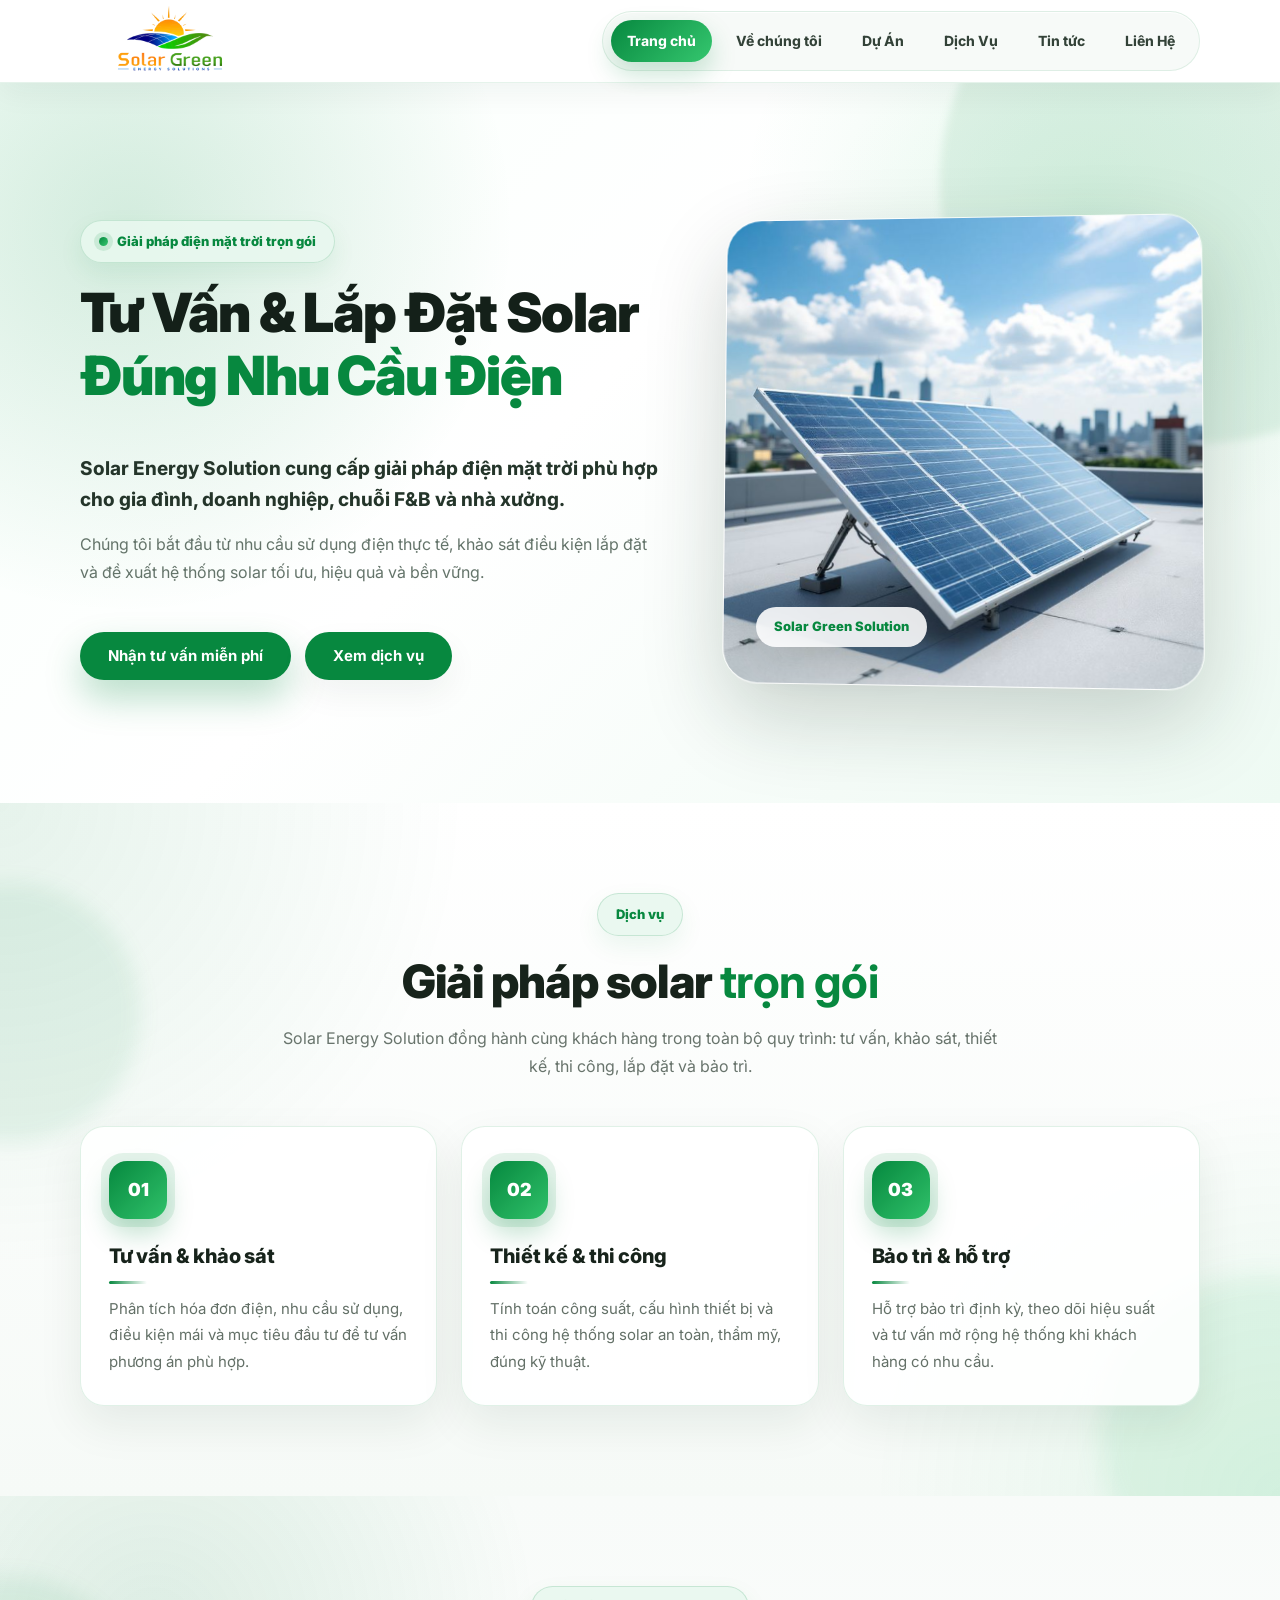
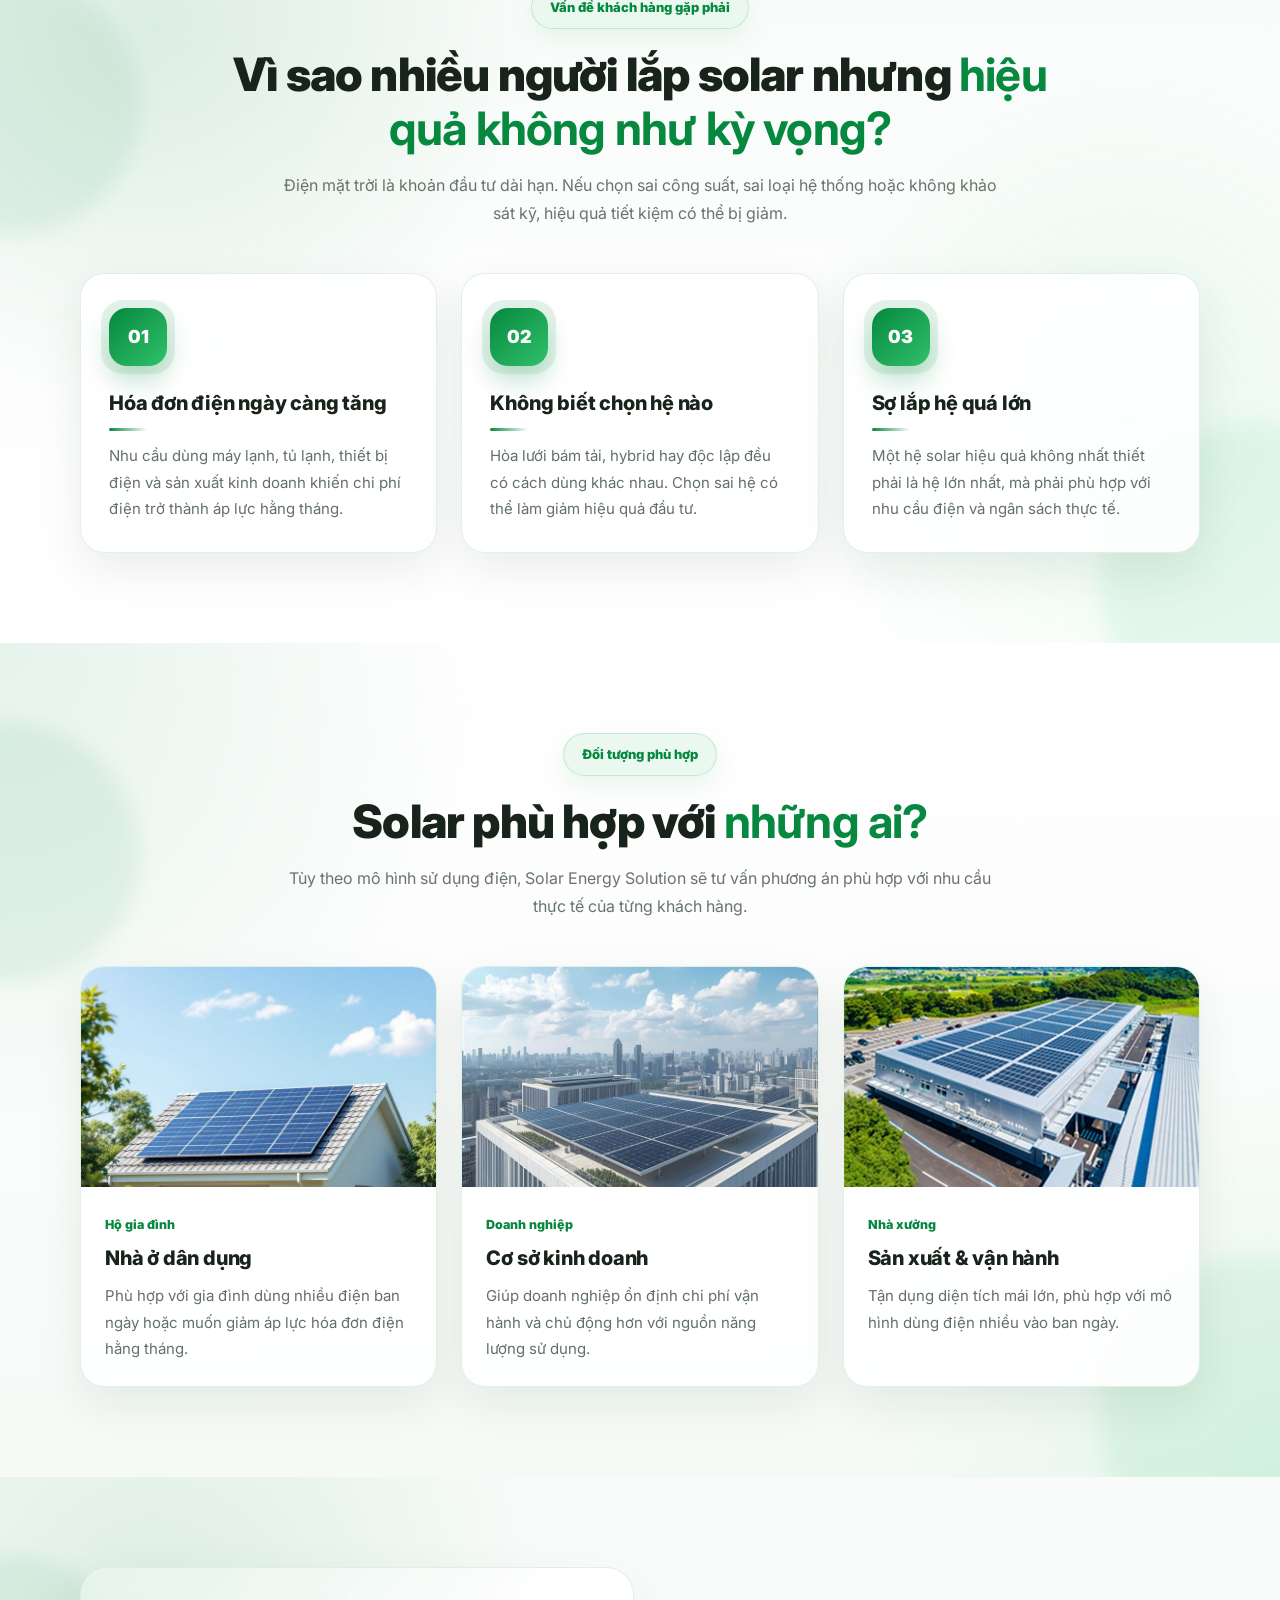
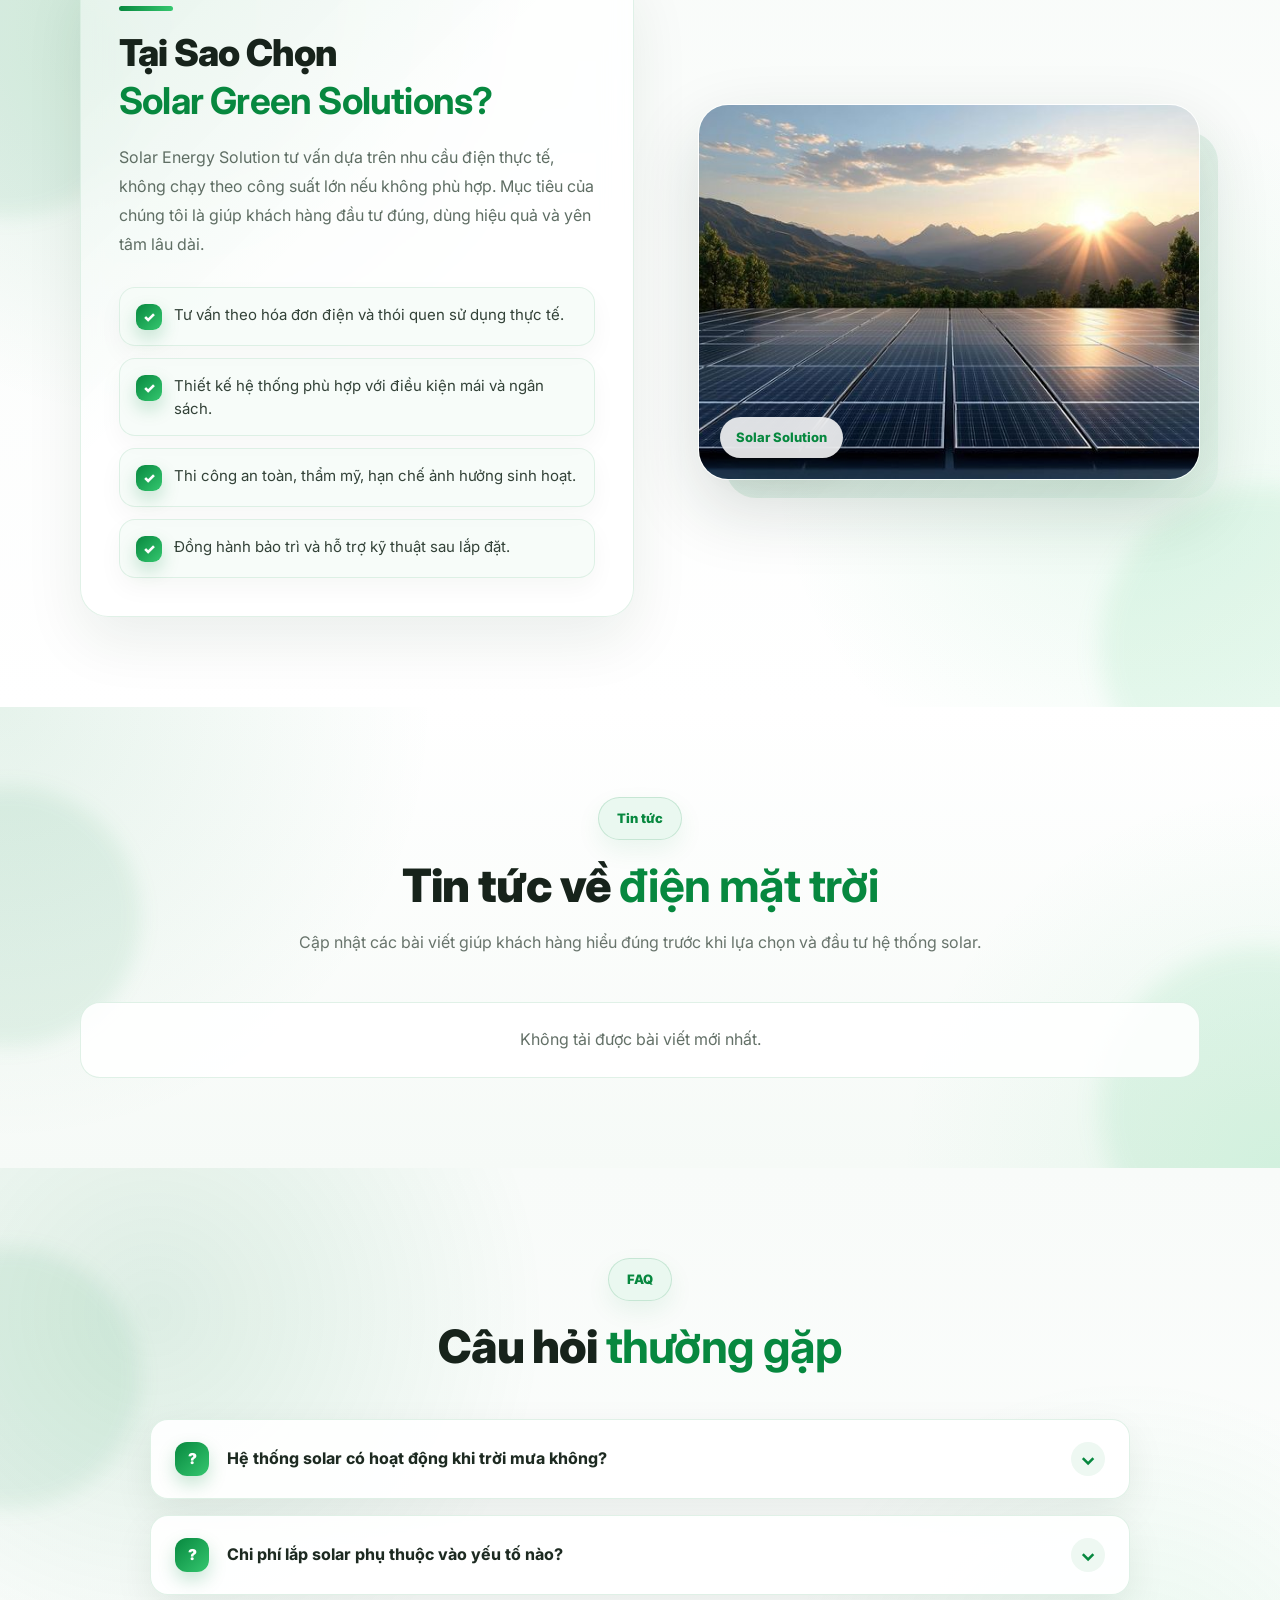
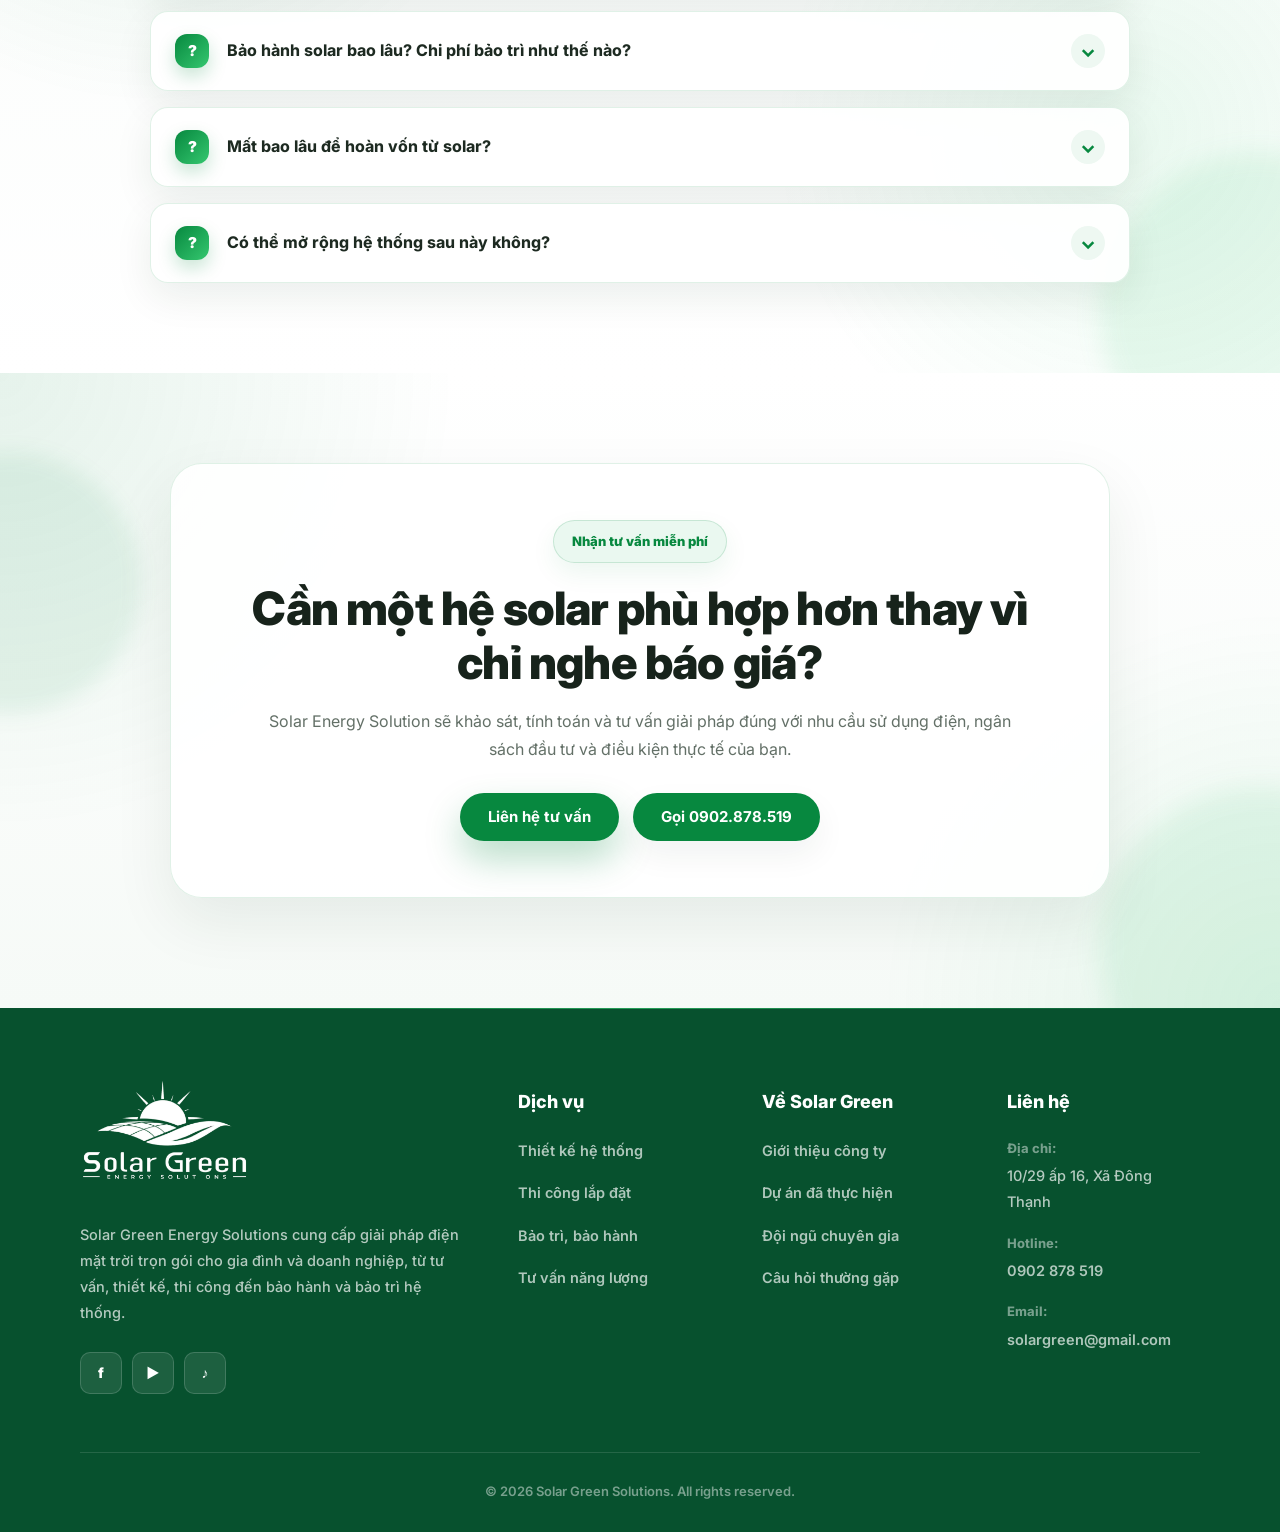
<file: index.html>
<!doctype html>
<html lang="vi">
  <head>
    <meta charset="UTF-8" />
    <meta name="viewport" content="width=device-width, initial-scale=1.0" />

    <title>
      Lắp Đặt Solar Trọn Gói | Solar Green Energy Solutions - Tiết Kiệm Điện Tới
      70%
    </title>

    <meta
      name="description"
      content="Solar Green Energy Solutions cung cấp giải pháp lắp đặt điện mặt trời trọn gói cho gia đình và doanh nghiệp: tư vấn, thiết kế, thi công, bảo trì và bảo hành chuyên nghiệp."
    />
    <meta
      name="keywords"
      content="lắp đặt solar, điện mặt trời, solar gia đình, solar doanh nghiệp, thi công điện mặt trời, Solar Green Energy Solutions"
    />
    <meta name="robots" content="index, follow" />
    <meta name="author" content="Solar Green Energy Solutions" />

    <meta
      property="og:title"
      content="Lắp Đặt Solar Trọn Gói - Solar Green Energy Solutions"
    />
    <meta
      property="og:description"
      content="Giải pháp điện mặt trời trọn gói giúp tiết kiệm chi phí điện, vận hành ổn định và bảo vệ môi trường."
    />
    <meta property="og:type" content="website" />
    <meta property="og:image" content="images/solar-og.jpg" />
    <meta property="og:url" content="https://yourdomain.com/" />

    <link rel="canonical" href="https://yourdomain.com/" />

    <link
      rel="apple-touch-icon"
      sizes="180x180"
      href="/favicon/apple-touch-icon.png"
    />
    <link
      rel="icon"
      type="image/png"
      sizes="32x32"
      href="/favicon/favicon-32x32.png"
    />
    <link
      rel="icon"
      type="image/png"
      sizes="16x16"
      href="/favicon/favicon-16x16.png"
    />

    <link rel="preconnect" href="https://fonts.googleapis.com" />
    <link rel="preconnect" href="https://fonts.gstatic.com" crossorigin />
    <link
      href="https://fonts.googleapis.com/css2?family=Inter:wght@400;500;600;700;800;900&display=swap"
      rel="stylesheet"
    />
    <link rel="stylesheet" href="./css/style.css" />
    <link rel="stylesheet" href="./css/header.css" />
    <link rel="stylesheet" href="./css/components.css" />
    <link rel="stylesheet" href="./css/footer.css" />

    <script>
      document.addEventListener("DOMContentLoaded", () => {
        const loader = document.getElementById("solarLoader");
        const percentText = document.querySelector(".solar-percent");

        if (!loader) return;

        let currentProgress = 0;
        let realProgress = 0;

        function setProgress(value) {
          currentProgress = Math.min(Math.max(Math.round(value), 0), 100);

          loader.style.setProperty("--progress", currentProgress + "%");

          if (percentText) {
            percentText.textContent = currentProgress + "%";
          }
        }

        setProgress(1);

        const images = Array.from(document.images).filter((img) => {
          return !img.closest("#solarLoader") && img.loading !== "lazy";
        });

        const tasks = [];

        images.forEach((img) => {
          if (!img.complete) {
            tasks.push(
              new Promise((resolve) => {
                img.addEventListener("load", resolve, { once: true });
                img.addEventListener("error", resolve, { once: true });
              }),
            );
          }
        });

        if (document.fonts) {
          tasks.push(document.fonts.ready.catch(() => {}));
        }

        tasks.push(
          new Promise((resolve) => {
            if (document.readyState === "complete") {
              resolve();
            } else {
              window.addEventListener("load", resolve, { once: true });
            }
          }),
        );

        let loadedTasks = 0;
        const totalTasks = Math.max(tasks.length, 1);

        tasks.forEach((task) => {
          task.finally(() => {
            loadedTasks++;
            realProgress = Math.round((loadedTasks / totalTasks) * 100);
          });
        });

        const smoothLoading = setInterval(() => {
          if (currentProgress < realProgress) {
            setProgress(currentProgress + 2);
          } else if (currentProgress < 90) {
            setProgress(currentProgress + 1);
          }

          if (realProgress >= 100 && currentProgress >= 100) {
            clearInterval(smoothLoading);

            setTimeout(() => {
              loader.classList.add("is-hidden");
            }, 350);
          }
        }, 40);

        Promise.allSettled(tasks).then(() => {
          realProgress = 100;

          const finish = setInterval(() => {
            if (currentProgress < 100) {
              setProgress(currentProgress + 4);
            } else {
              clearInterval(finish);
              clearInterval(smoothLoading);

              setTimeout(() => {
                loader.classList.add("is-hidden");
              }, 350);
            }
          }, 25);
        });
      });
    </script>
  </head>

  <body>
    <header class="site-header">
      <div class="container header-inner">
        <a
          href="index.html"
          class="logo"
          aria-label="Solar Green Energy Solutions"
        >
          <img
            src="./img/logosolar.png"
            alt="Logo Solar Green Energy Solutions"
            width="180"
          />
        </a>
        <button class="menu-toggle" type="button" aria-label="Mở menu">
          <span></span>
          <span></span>
          <span></span>
        </button>

        <nav class="nav" aria-label="Menu chính">
          <a href="index.html" class="active">Trang chủ</a>
          <a href="about.html">Về chúng tôi</a>
          <a href="projects.html">Dự Án</a>
          <a href="services.html">Dịch Vụ</a>
          <a href="news.html">Tin tức</a>
          <a href="contact.html">Liên Hệ</a>
        </nav>
      </div>
    </header>

    <main>
      <!-- HERO BANNER -->
      <section class="home-hero" id="gioi-thieu">
        <div class="container home-hero-grid">
          <div class="home-hero-content">
            <span class="home-badge">Giải pháp điện mặt trời trọn gói</span>

            <h1>
              Tư Vấn & Lắp Đặt Solar
              <span>Đúng Nhu Cầu Điện</span>
            </h1>

            <p class="home-hero-lead">
              Solar Energy Solution cung cấp giải pháp điện mặt trời phù hợp cho
              gia đình, doanh nghiệp, chuỗi F&B và nhà xưởng.
            </p>

            <p class="home-hero-desc">
              Chúng tôi bắt đầu từ nhu cầu sử dụng điện thực tế, khảo sát điều
              kiện lắp đặt và đề xuất hệ thống solar tối ưu, hiệu quả và bền
              vững.
            </p>

            <div class="home-hero-actions">
              <a href="contact.html" class="btn">Nhận tư vấn miễn phí</a>
              <a href="services.html" class="btn btn-light">Xem dịch vụ</a>
            </div>
          </div>

          <div class="home-hero-image">
            <img
              src="./img/solar2.jpeg"
              alt="Giải pháp điện mặt trời Solar Energy Solution"
              loading="eager"
            />

            <div class="home-hero-card">
              <strong>Solar Green Solution</strong>
            </div>
          </div>
        </div>
      </section>

      <!-- DỊCH VỤ -->
      <section class="home-section" id="dich-vu">
        <div class="container">
          <div class="home-section-title">
            <span>Dịch vụ</span>
            <h2>
              Giải pháp solar
              <strong>trọn gói</strong>
            </h2>
            <p>
              Solar Energy Solution đồng hành cùng khách hàng trong toàn bộ quy
              trình: tư vấn, khảo sát, thiết kế, thi công, lắp đặt và bảo trì.
            </p>
          </div>

          <div class="home-service-grid">
            <article class="home-service-card">
              <div class="home-icon">01</div>
              <h3>Tư vấn & khảo sát</h3>
              <p>
                Phân tích hóa đơn điện, nhu cầu sử dụng, điều kiện mái và mục
                tiêu đầu tư để tư vấn phương án phù hợp.
              </p>
            </article>

            <article class="home-service-card">
              <div class="home-icon">02</div>
              <h3>Thiết kế & thi công</h3>
              <p>
                Tính toán công suất, cấu hình thiết bị và thi công hệ thống
                solar an toàn, thẩm mỹ, đúng kỹ thuật.
              </p>
            </article>

            <article class="home-service-card">
              <div class="home-icon">03</div>
              <h3>Bảo trì & hỗ trợ</h3>
              <p>
                Hỗ trợ bảo trì định kỳ, theo dõi hiệu suất và tư vấn mở rộng hệ
                thống khi khách hàng có nhu cầu.
              </p>
            </article>
          </div>
        </div>
      </section>

      <!-- VẤN ĐỀ KHÁCH HÀNG GẶP PHẢI -->
      <section class="home-section home-soft-section" id="van-de">
        <div class="container">
          <div class="home-section-title">
            <span>Vấn đề khách hàng gặp phải</span>
            <h2>
              Vì sao nhiều người lắp solar nhưng
              <strong>hiệu quả không như kỳ vọng?</strong>
            </h2>
            <p>
              Điện mặt trời là khoản đầu tư dài hạn. Nếu chọn sai công suất, sai
              loại hệ thống hoặc không khảo sát kỹ, hiệu quả tiết kiệm có thể bị
              giảm.
            </p>
          </div>

          <div class="home-problem-grid">
            <article class="home-problem-card">
              <div class="home-icon">01</div>
              <h3>Hóa đơn điện ngày càng tăng</h3>
              <p>
                Nhu cầu dùng máy lạnh, tủ lạnh, thiết bị điện và sản xuất kinh
                doanh khiến chi phí điện trở thành áp lực hằng tháng.
              </p>
            </article>

            <article class="home-problem-card">
              <div class="home-icon">02</div>
              <h3>Không biết chọn hệ nào</h3>
              <p>
                Hòa lưới bám tải, hybrid hay độc lập đều có cách dùng khác nhau.
                Chọn sai hệ có thể làm giảm hiệu quả đầu tư.
              </p>
            </article>

            <article class="home-problem-card">
              <div class="home-icon">03</div>
              <h3>Sợ lắp hệ quá lớn</h3>
              <p>
                Một hệ solar hiệu quả không nhất thiết phải là hệ lớn nhất, mà
                phải phù hợp với nhu cầu điện và ngân sách thực tế.
              </p>
            </article>
          </div>
        </div>
      </section>

      <!-- ĐỐI TƯỢNG PHÙ HỢP -->
      <section class="home-section" id="doi-tuong">
        <div class="container">
          <div class="home-section-title">
            <span>Đối tượng phù hợp</span>
            <h2>
              Solar phù hợp với
              <strong>những ai?</strong>
            </h2>
            <p>
              Tùy theo mô hình sử dụng điện, Solar Energy Solution sẽ tư vấn
              phương án phù hợp với nhu cầu thực tế của từng khách hàng.
            </p>
          </div>

          <div class="home-audience-grid">
            <article class="home-audience-card">
              <img
                src="./img/nhà dân dụng.jpeg"
                alt="Solar cho hộ gia đình"
                loading="lazy"
              />
              <div>
                <span>Hộ gia đình</span>
                <h3>Nhà ở dân dụng</h3>
                <p>
                  Phù hợp với gia đình dùng nhiều điện ban ngày hoặc muốn giảm
                  áp lực hóa đơn điện hằng tháng.
                </p>
              </div>
            </article>

            <article class="home-audience-card">
              <img
                src="./img/doanh nghiệp.jpeg"
                alt="Solar cho doanh nghiệp"
                loading="lazy"
              />
              <div>
                <span>Doanh nghiệp</span>
                <h3>Cơ sở kinh doanh</h3>
                <p>
                  Giúp doanh nghiệp ổn định chi phí vận hành và chủ động hơn với
                  nguồn năng lượng sử dụng.
                </p>
              </div>
            </article>

            <article class="home-audience-card">
              <img
                src="./img/factory.jpeg"
                alt="Solar cho nhà xưởng"
                loading="lazy"
              />
              <div>
                <span>Nhà xưởng</span>
                <h3>Sản xuất & vận hành</h3>
                <p>
                  Tận dụng diện tích mái lớn, phù hợp với mô hình dùng điện
                  nhiều vào ban ngày.
                </p>
              </div>
            </article>
          </div>
        </div>
      </section>

      <!-- VÌ SAO CHỌN -->
      <section class="home-section home-soft-section" id="tai-sao">
        <div class="container home-why-grid">
          <div class="home-why-content">
            <h2>
              Tại Sao Chọn
              <br />
              <strong>Solar Green Solutions?</strong>
            </h2>
            <p>
              Solar Energy Solution tư vấn dựa trên nhu cầu điện thực tế, không
              chạy theo công suất lớn nếu không phù hợp. Mục tiêu của chúng tôi
              là giúp khách hàng đầu tư đúng, dùng hiệu quả và yên tâm lâu dài.
            </p>

            <ul class="home-check-list">
              <li>Tư vấn theo hóa đơn điện và thói quen sử dụng thực tế.</li>
              <li>Thiết kế hệ thống phù hợp với điều kiện mái và ngân sách.</li>
              <li>Thi công an toàn, thẩm mỹ, hạn chế ảnh hưởng sinh hoạt.</li>
              <li>Đồng hành bảo trì và hỗ trợ kỹ thuật sau lắp đặt.</li>
            </ul>
          </div>
          <div class="home-why-image">
            <img
              src="./img/bannersection.jpg"
              alt="Tấm pin năng lượng mặt trời"
              loading="lazy"
            />
          </div>
        </div>
      </section>

      <!-- TIN TỨC -->
      <section class="home-section" id="tin-tuc">
        <div class="container">
          <div class="home-section-title">
            <span>Tin tức</span>
            <h2>
              Tin tức về
              <strong>điện mặt trời</strong>
            </h2>
            <p>
              Cập nhật các bài viết giúp khách hàng hiểu đúng trước khi lựa chọn
              và đầu tư hệ thống solar.
            </p>
          </div>
          <div id="homeLatestNews" class="home-news-grid"></div>
          <!-- <div class="home-news-grid">
            <article class="home-news-card">
              <img
                src="./img/z7892117779536_5500b2e720c84723f2323f58fea24ae8.jpg"
                alt="Các loại hệ thống điện mặt trời"
                loading="lazy"
              />

              <div>
                <span>Kiến thức solar · 5 phút đọc</span>
                <h3>Các loại hệ thống điện mặt trời phổ biến hiện nay</h3>
                <p>
                  Tìm hiểu hệ hòa lưới, hybrid và độc lập để chọn đúng giải pháp
                  theo nhu cầu điện.
                </p>
                <a href="/tin-tuc.html" class="read-more-link">Xem thêm</a>
              </div>
            </article>

            <article class="home-news-card">
              <img
                src="./img/z7892117779536_5500b2e720c84723f2323f58fea24ae8.jpg"
                alt="Giảm hóa đơn điện bằng solar"
                loading="lazy"
              />

              <div>
                <span>Tiết kiệm điện · 4 phút đọc</span>
                <h3>Làm sao để giảm hóa đơn điện hiệu quả với solar?</h3>
                <p>
                  Hiệu quả tiết kiệm phụ thuộc vào công suất hệ thống, thời gian
                  dùng điện và cách vận hành.
                </p>
                <a href="/tin-tuc.html" class="read-more-link">Xem thêm</a>
              </div>
            </article>

            <article class="home-news-card">
              <img
                src="./img/z7892117779536_5500b2e720c84723f2323f58fea24ae8.jpg"
                alt="Solar cho doanh nghiệp"
                loading="lazy"
              />

              <div>
                <span>Doanh nghiệp · 6 phút đọc</span>
                <h3>Vì sao doanh nghiệp nên quan tâm đến solar?</h3>
                <p>
                  Solar giúp các mô hình kinh doanh ổn định chi phí điện và chủ
                  động hơn trong vận hành.
                </p>
                <a href="/tin-tuc.html" class="read-more-link">Xem thêm</a>
              </div>
            </article>
          </div> -->
        </div>
      </section>

      <!-- FAQ -->
      <section class="home-section home-soft-section" id="faq">
        <div class="container">
          <div class="home-section-title">
            <span>FAQ</span>
            <h2>
              Câu hỏi
              <strong>thường gặp</strong>
            </h2>
          </div>

          <div class="home-faq-wrap">
            <div class="faq-item">
              <button class="faq-question" type="button">
                Hệ thống solar có hoạt động khi trời mưa không?
                <span>⌄</span>
              </button>
              <div class="faq-answer">
                <p>
                  Có, nhưng sản lượng điện sẽ thấp hơn ngày nắng mạnh. Nếu cần
                  điện dự phòng, khách hàng có thể cân nhắc hệ hybrid có pin lưu
                  trữ.
                </p>
              </div>
            </div>

            <div class="faq-item">
              <button class="faq-question" type="button">
                Chi phí lắp solar phụ thuộc vào yếu tố nào?
                <span>⌄</span>
              </button>
              <div class="faq-answer">
                <p>
                  Chi phí phụ thuộc vào công suất hệ thống, diện tích mái, loại
                  thiết bị, nhu cầu sử dụng điện và điều kiện thi công thực tế.
                </p>
              </div>
            </div>

            <div class="faq-item">
              <button class="faq-question" type="button">
                Bảo hành solar bao lâu? Chi phí bảo trì như thế nào?
                <span>⌄</span>
              </button>
              <div class="faq-answer">
                <p>
                  Thời gian bảo hành phụ thuộc vào từng hạng mục thiết bị. Chi
                  phí bảo trì thường được tư vấn rõ trong quá trình báo giá.
                </p>
              </div>
            </div>
            <div class="faq-item">
              <button class="faq-question" type="button">
                Mất bao lâu để hoàn vốn từ solar?
                <span>⌄</span>
              </button>
              <div class="faq-answer">
                <p>
                  Thời gian hoàn vốn phụ thuộc vào lượng điện tiêu thụ, quy mô
                  hệ thống, giá điện và hiệu suất vận hành thực tế.
                </p>
              </div>
            </div>
            <div class="faq-item">
              <button class="faq-question" type="button">
                Có thể mở rộng hệ thống sau này không?
                <span>⌄</span>
              </button>
              <div class="faq-answer">
                <p>
                  Có thể. Ngay từ giai đoạn thiết kế, chúng tôi có thể tính toán
                  phương án phù hợp nếu khách hàng có kế hoạch mở rộng trong
                  tương lai.
                </p>
              </div>
            </div>
          </div>
        </div>
      </section>

      <!-- CTA CUỐI TRANG -->
      <section class="home-section home-final-cta-section" id="lien-he">
        <div class="container">
          <div class="home-final-cta-card">
            <span class="home-label">Nhận tư vấn miễn phí</span>

            <h2>Cần một hệ solar phù hợp hơn thay vì chỉ nghe báo giá?</h2>

            <p>
              Solar Energy Solution sẽ khảo sát, tính toán và tư vấn giải pháp
              đúng với nhu cầu sử dụng điện, ngân sách đầu tư và điều kiện thực
              tế của bạn.
            </p>

            <div class="home-final-cta-actions">
              <a href="/contact.html" class="btn">Liên hệ tư vấn</a>
              <a href="tel:0902878519" class="btn btn-light"
                >Gọi 0902.878.519</a
              >
            </div>
          </div>
        </div>
      </section>
    </main>

    <footer class="footer">
      <div class="container">
        <div class="footer-grid">
          <div class="footer-brand">
            <a href="/" class="logo-ft" aria-label="Solar Green Solutions">
              <img
                src="./img/logowhite.png"
                alt="Solar Green Energy Solutions"
                width="170"
              />
            </a>

            <p class="footer-description">
              Solar Green Energy Solutions cung cấp giải pháp điện mặt trời trọn
              gói cho gia đình và doanh nghiệp, từ tư vấn, thiết kế, thi công
              đến bảo hành và bảo trì hệ thống.
            </p>

            <div class="socials" aria-label="Mạng xã hội">
              <a href="#" aria-label="Facebook">f</a>
              <a href="#" aria-label="YouTube">▶</a>
              <a href="#" aria-label="TikTok">♪</a>
            </div>
          </div>

          <div class="footer-column">
            <h4>Dịch vụ</h4>
            <ul>
              <li><a href="/services.html">Thiết kế hệ thống</a></li>
              <li><a href="/services.html">Thi công lắp đặt</a></li>
              <li><a href="/services.html">Bảo trì, bảo hành</a></li>
              <li><a href="/contact.html">Tư vấn năng lượng</a></li>
            </ul>
          </div>

          <div class="footer-column">
            <h4>Về Solar Green</h4>
            <ul>
              <li><a href="/about.html">Giới thiệu công ty</a></li>
              <li><a href="/projects.html">Dự án đã thực hiện</a></li>
              <li><a href="/#tai-sao">Đội ngũ chuyên gia</a></li>
              <li><a href="/#faq">Câu hỏi thường gặp</a></li>
            </ul>
          </div>

          <div class="footer-column footer-contact">
            <h4>Liên hệ</h4>

            <div class="footer-contact-item">
              <span>Địa chỉ:</span>
              <p>10/29 ấp 16, Xã Đông Thạnh</p>
            </div>

            <div class="footer-contact-item">
              <span>Hotline:</span>
              <a href="tel:0902878519">0902 878 519</a>
            </div>

            <div class="footer-contact-item">
              <span>Email:</span>
              <a href="mailto:solargreen@gmail.com">solargreen@gmail.com</a>
            </div>
          </div>
        </div>

        <div class="footer-bottom">
          <p>© 2026 Solar Green Solutions. All rights reserved.</p>
        </div>
      </div>
    </footer>

    <script src="./js/nav.js"></script>
    <script src="./js/main.js"></script>
    <script src="./js/getBlogHome.js"></script>
  </body>
  <div id="solarLoader" class="solar-loader" aria-label="Đang tải website">
    <div class="solar-logo-fill">
      <img
        class="solar-logo-gray"
        src="./img/logosolar.png"
        alt="Solar Green Energy Solutions"
      />
      <img
        class="solar-logo-color"
        src="./img/logosolar.png"
        alt=""
        aria-hidden="true"
      />
    </div>
  </div>
</html>
</file>
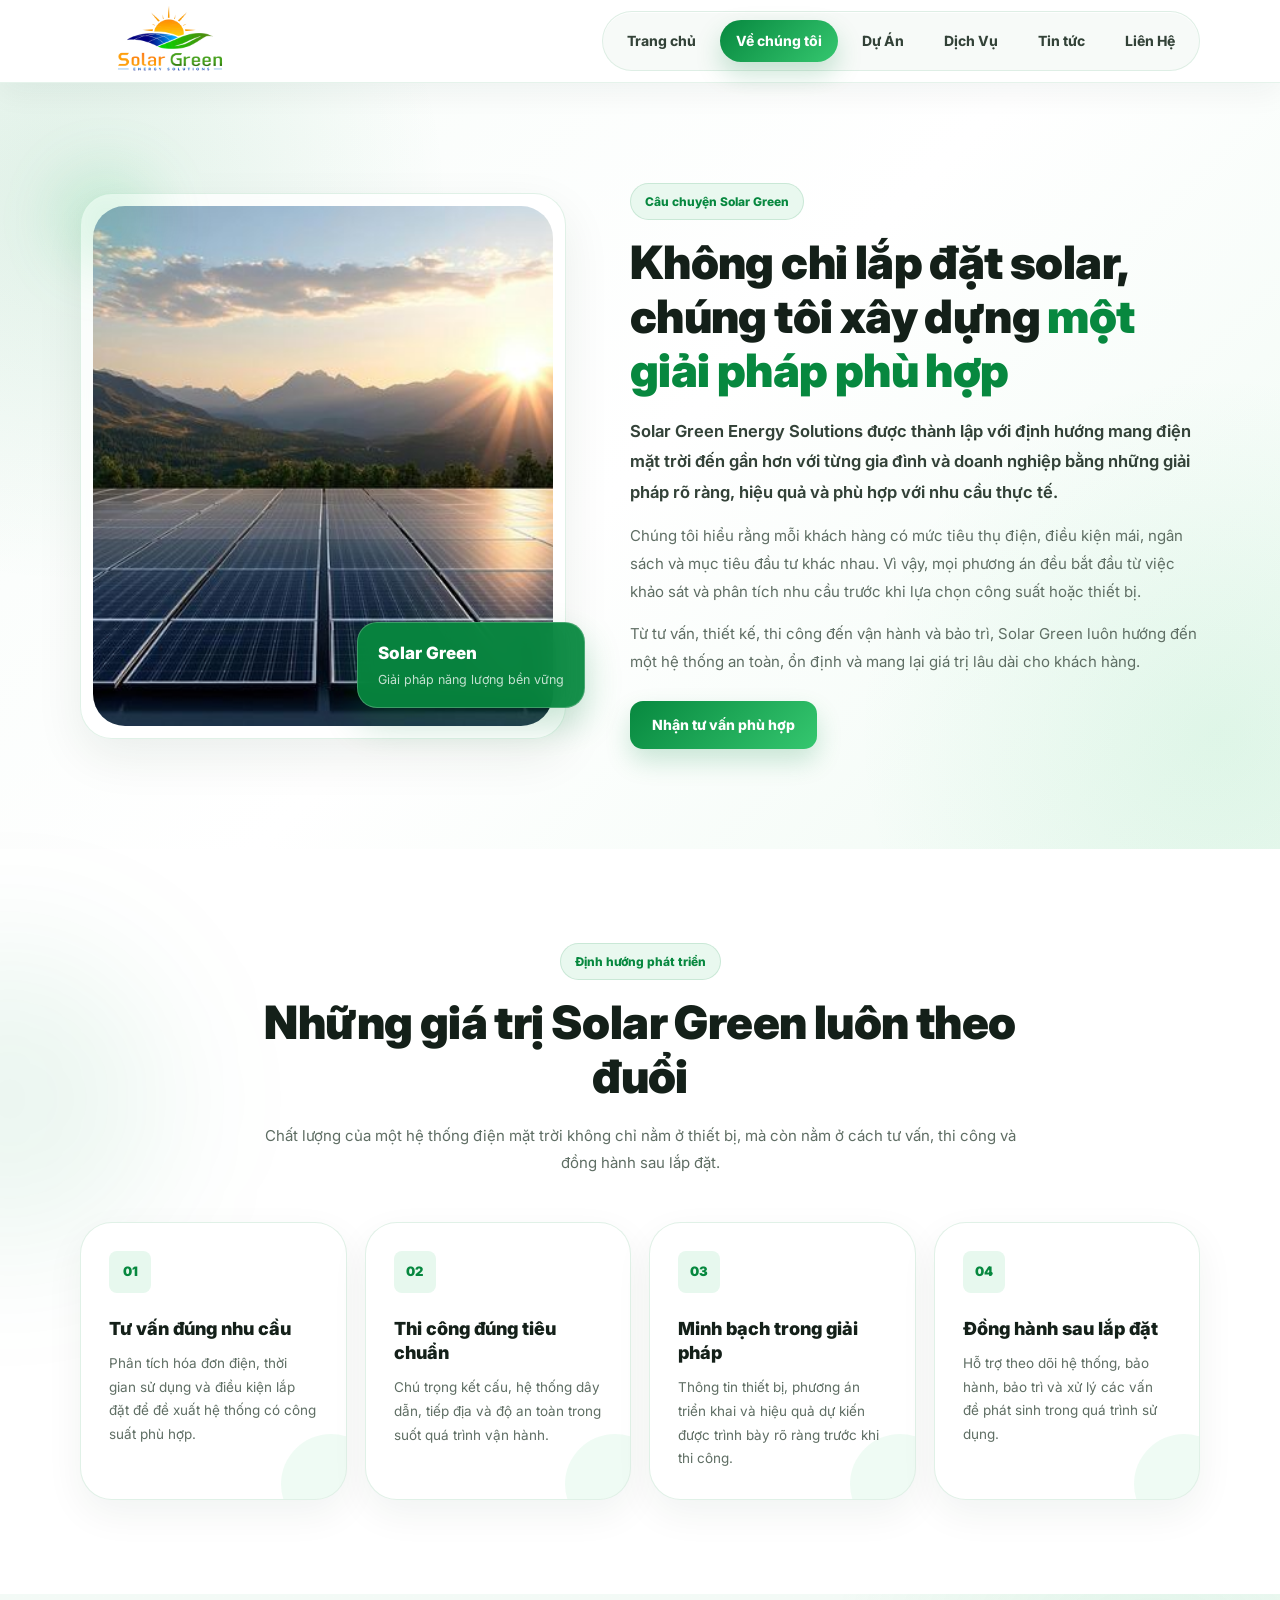
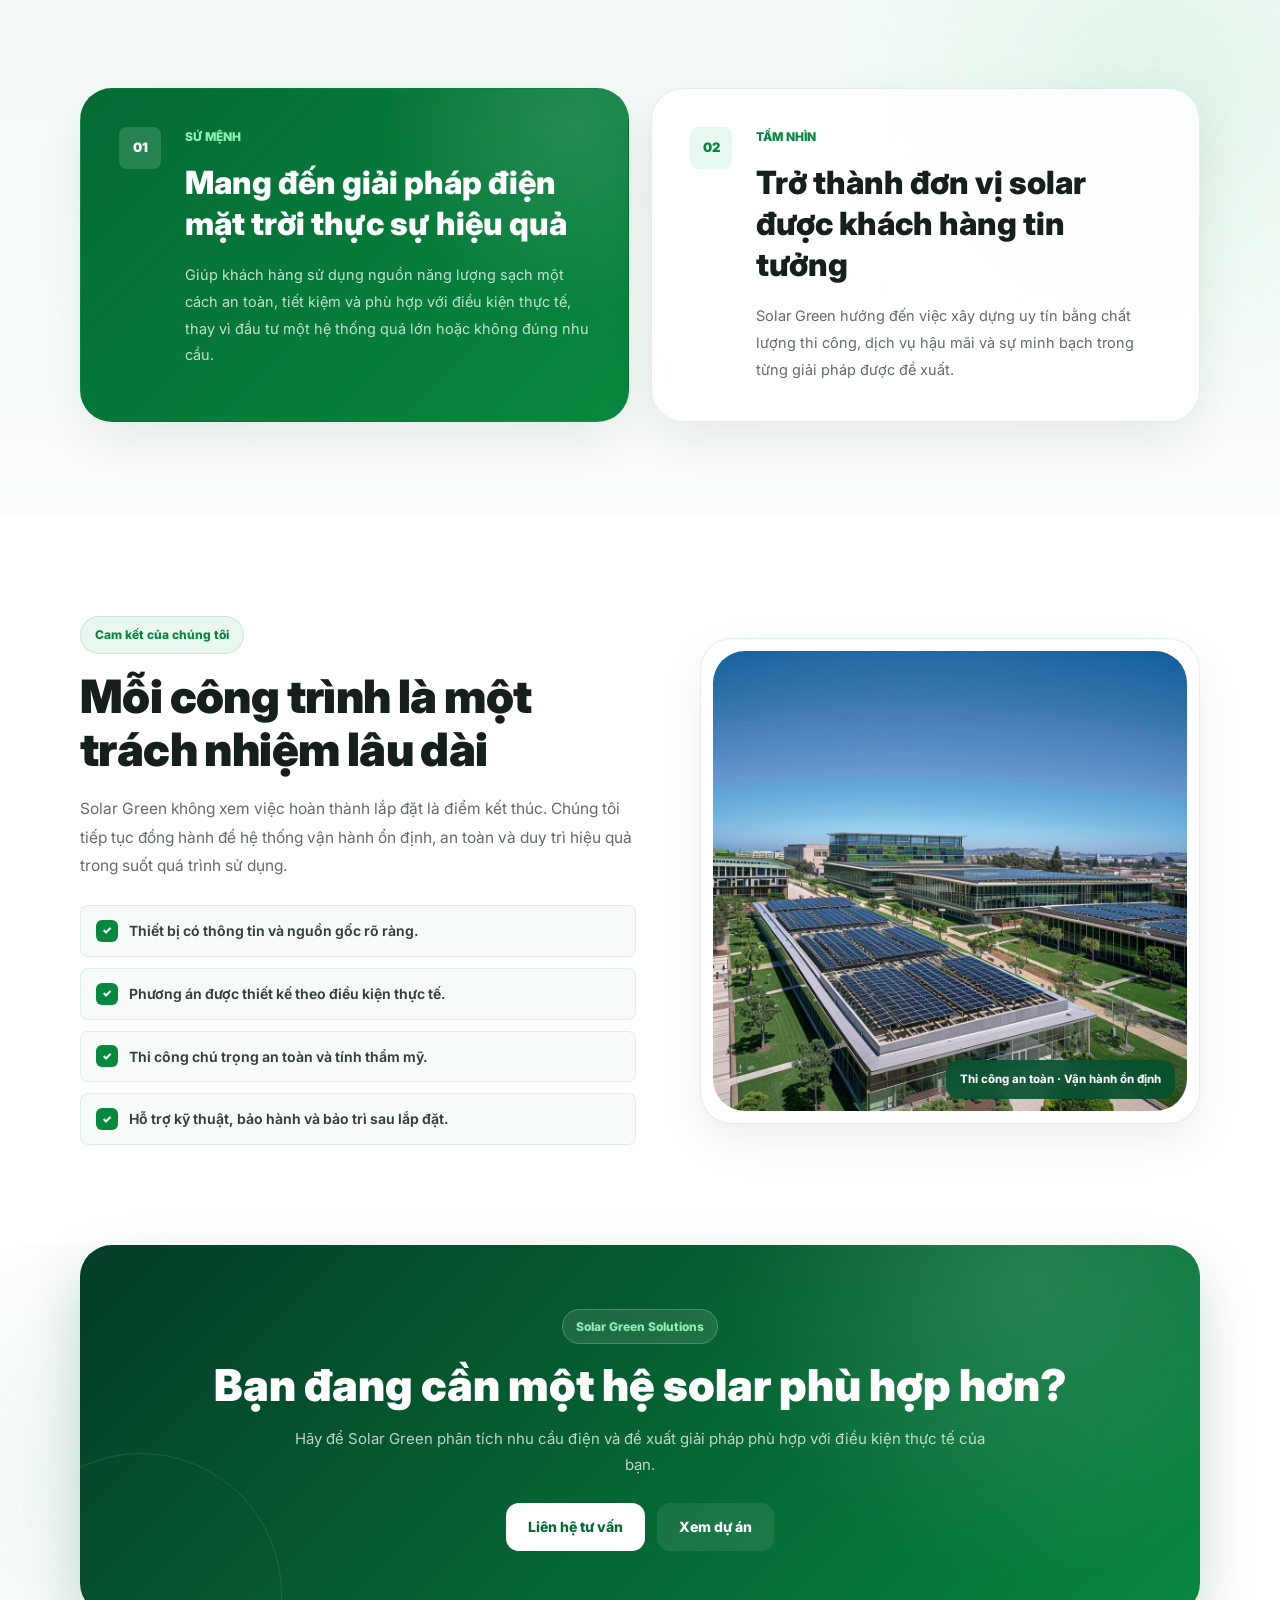
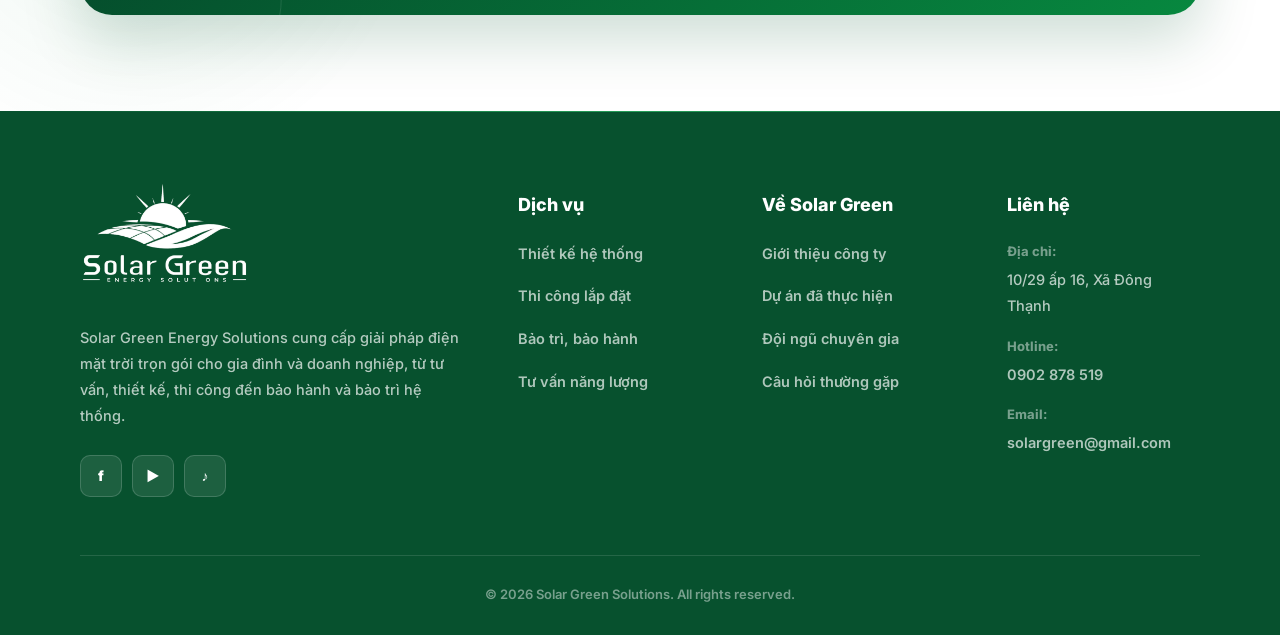
<file: about.html>
<!doctype html>
<html lang="vi">
  <head>
    <meta charset="UTF-8" />
    <meta name="viewport" content="width=device-width, initial-scale=1.0" />

    <title>
      Lắp Đặt Solar Trọn Gói | Solar Green Energy Solutions - Tiết Kiệm Điện Tới
      70%
    </title>

    <meta
      name="description"
      content="Solar Green Energy Solutions cung cấp giải pháp lắp đặt điện mặt trời trọn gói cho gia đình và doanh nghiệp: tư vấn, thiết kế, thi công, bảo trì và bảo hành chuyên nghiệp."
    />
    <meta
      name="keywords"
      content="lắp đặt solar, điện mặt trời, solar gia đình, solar doanh nghiệp, thi công điện mặt trời, Solar Green Energy Solutions"
    />
    <meta name="robots" content="index, follow" />
    <meta name="author" content="Solar Green Energy Solutions" />

    <meta
      property="og:title"
      content="Lắp Đặt Solar Trọn Gói - Solar Green Energy Solutions"
    />
    <meta
      property="og:description"
      content="Giải pháp điện mặt trời trọn gói giúp tiết kiệm chi phí điện, vận hành ổn định và bảo vệ môi trường."
    />
    <meta property="og:type" content="website" />
    <meta property="og:image" content="images/solar-og.jpg" />
    <meta property="og:url" content="https://yourdomain.com/" />

    <link rel="canonical" href="https://yourdomain.com/" />

    <link
      rel="apple-touch-icon"
      sizes="180x180"
      href="/favicon/apple-touch-icon.png"
    />
    <link
      rel="icon"
      type="image/png"
      sizes="32x32"
      href="/favicon/favicon-32x32.png"
    />
    <link
      rel="icon"
      type="image/png"
      sizes="16x16"
      href="/favicon/favicon-16x16.png"
    />
    <link rel="preconnect" href="https://fonts.googleapis.com" />
    <link rel="preconnect" href="https://fonts.gstatic.com" crossorigin />
    <link
      href="https://fonts.googleapis.com/css2?family=Inter:wght@400;500;600;700;800;900&display=swap"
      rel="stylesheet"
    />
    <link rel="stylesheet" href="./css/about.css" />
    <link rel="stylesheet" href="./css/components.css" />
    <link rel="stylesheet" href="./css/header.css" />
    <link rel="stylesheet" href="./css/footer.css" />
  </head>
  <body>
    <header class="site-header">
      <div class="container header-inner">
        <a
          href="index.html"
          class="logo"
          aria-label="Solar Green Energy Solutions"
        >
          <img
            src="./img/logosolar.png"
            alt="Logo Solar Green Energy Solutions"
            width="180"
          />
        </a>
        <button class="menu-toggle" type="button" aria-label="Mở menu">
          <span></span>
          <span></span>
          <span></span>
        </button>

        <nav class="nav" aria-label="Menu chính">
          <a href="index.html">Trang chủ</a>
          <a href="about.html" class="active">Về chúng tôi</a>
          <a href="projects.html">Dự Án</a>
          <a href="services.html">Dịch Vụ</a>
          <a href="news.html">Tin tức</a>
          <a href="contact.html">Liên Hệ</a>
        </nav>
      </div>
    </header>
    <!-- <section class="about-banner">
        <div class="about-banner-overlay"></div>

        <div class="container about-banner-content">
          <h1>Về chúng tôi</h1>

          <nav class="breadcrumb" aria-label="Breadcrumb">
            <a href="/">Trang chủ</a>
            <span>/</span>
            <span>Về chúng tôi</span>
          </nav>
        </div>
      </section> -->

    <!-- About Content -->
    <main class="company-about-page">
      <!-- Company introduction -->
      <section class="company-introduction-section">
        <div class="container">
          <div class="company-introduction-grid">
            <div class="company-introduction-image">
              <img
                src="./img/bannersection.jpg"
                alt="Hệ thống điện mặt trời do Solar Green Solutions triển khai"
              />

              <div class="company-image-label">
                <strong>Solar Green</strong>
                <span>Giải pháp năng lượng bền vững</span>
              </div>
            </div>

            <div class="company-introduction-content">
              <span class="company-section-label">Câu chuyện Solar Green</span>

              <h2>
                Không chỉ lắp đặt solar, chúng tôi xây dựng
                <span>một giải pháp phù hợp</span>
              </h2>

              <p class="company-lead">
                Solar Green Energy Solutions được thành lập với định hướng mang
                điện mặt trời đến gần hơn với từng gia đình và doanh nghiệp bằng
                những giải pháp rõ ràng, hiệu quả và phù hợp với nhu cầu thực
                tế.
              </p>

              <p>
                Chúng tôi hiểu rằng mỗi khách hàng có mức tiêu thụ điện, điều
                kiện mái, ngân sách và mục tiêu đầu tư khác nhau. Vì vậy, mọi
                phương án đều bắt đầu từ việc khảo sát và phân tích nhu cầu
                trước khi lựa chọn công suất hoặc thiết bị.
              </p>

              <p>
                Từ tư vấn, thiết kế, thi công đến vận hành và bảo trì, Solar
                Green luôn hướng đến một hệ thống an toàn, ổn định và mang lại
                giá trị lâu dài cho khách hàng.
              </p>

              <a href="/contact.html" class="company-about-button">
                Nhận tư vấn phù hợp
              </a>
            </div>
          </div>
        </div>
      </section>

      <!-- Core direction -->
      <section class="company-direction-section">
        <div class="container">
          <div class="company-section-heading">
            <span class="company-section-label">Định hướng phát triển</span>

            <h2>Những giá trị Solar Green luôn theo đuổi</h2>

            <p>
              Chất lượng của một hệ thống điện mặt trời không chỉ nằm ở thiết
              bị, mà còn nằm ở cách tư vấn, thi công và đồng hành sau lắp đặt.
            </p>
          </div>

          <div class="company-direction-grid">
            <article class="company-direction-item">
              <span>01</span>
              <h3>Tư vấn đúng nhu cầu</h3>
              <p>
                Phân tích hóa đơn điện, thời gian sử dụng và điều kiện lắp đặt
                để đề xuất hệ thống có công suất phù hợp.
              </p>
            </article>

            <article class="company-direction-item">
              <span>02</span>
              <h3>Thi công đúng tiêu chuẩn</h3>
              <p>
                Chú trọng kết cấu, hệ thống dây dẫn, tiếp địa và độ an toàn
                trong suốt quá trình vận hành.
              </p>
            </article>

            <article class="company-direction-item">
              <span>03</span>
              <h3>Minh bạch trong giải pháp</h3>
              <p>
                Thông tin thiết bị, phương án triển khai và hiệu quả dự kiến
                được trình bày rõ ràng trước khi thi công.
              </p>
            </article>

            <article class="company-direction-item">
              <span>04</span>
              <h3>Đồng hành sau lắp đặt</h3>
              <p>
                Hỗ trợ theo dõi hệ thống, bảo hành, bảo trì và xử lý các vấn đề
                phát sinh trong quá trình sử dụng.
              </p>
            </article>
          </div>
        </div>
      </section>

      <!-- Mission and vision -->
      <section class="company-purpose-section">
        <div class="container">
          <div class="company-purpose-grid">
            <article class="company-purpose-card company-purpose-card-green">
              <span class="company-purpose-number">01</span>

              <div>
                <span class="company-purpose-label">Sứ mệnh</span>

                <h2>Mang đến giải pháp điện mặt trời thực sự hiệu quả</h2>

                <p>
                  Giúp khách hàng sử dụng nguồn năng lượng sạch một cách an
                  toàn, tiết kiệm và phù hợp với điều kiện thực tế, thay vì đầu
                  tư một hệ thống quá lớn hoặc không đúng nhu cầu.
                </p>
              </div>
            </article>

            <article class="company-purpose-card">
              <span class="company-purpose-number">02</span>

              <div>
                <span class="company-purpose-label">Tầm nhìn</span>

                <h2>Trở thành đơn vị solar được khách hàng tin tưởng</h2>

                <p>
                  Solar Green hướng đến việc xây dựng uy tín bằng chất lượng thi
                  công, dịch vụ hậu mãi và sự minh bạch trong từng giải pháp
                  được đề xuất.
                </p>
              </div>
            </article>
          </div>
        </div>
      </section>

      <!-- Commitment -->
      <section class="company-commitment-section">
        <div class="container">
          <div class="company-commitment-wrap">
            <div class="company-commitment-content">
              <span class="company-section-label">Cam kết của chúng tôi</span>

              <h2>Mỗi công trình là một trách nhiệm lâu dài</h2>

              <p>
                Solar Green không xem việc hoàn thành lắp đặt là điểm kết thúc.
                Chúng tôi tiếp tục đồng hành để hệ thống vận hành ổn định, an
                toàn và duy trì hiệu quả trong suốt quá trình sử dụng.
              </p>

              <ul>
                <li>Thiết bị có thông tin và nguồn gốc rõ ràng.</li>
                <li>Phương án được thiết kế theo điều kiện thực tế.</li>
                <li>Thi công chú trọng an toàn và tính thẩm mỹ.</li>
                <li>Hỗ trợ kỹ thuật, bảo hành và bảo trì sau lắp đặt.</li>
              </ul>
            </div>

            <div class="company-commitment-image">
              <img
                src="./img/banner.jpg"
                alt="Công trình điện mặt trời Solar Green Solutions"
                loading="lazy"
              />
            </div>
          </div>
        </div>
      </section>

      <!-- CTA -->
      <section class="company-about-cta-section">
        <div class="container">
          <div class="company-about-cta">
            <span>Solar Green Solutions</span>

            <h2>Bạn đang cần một hệ solar phù hợp hơn?</h2>

            <p>
              Hãy để Solar Green phân tích nhu cầu điện và đề xuất giải pháp phù
              hợp với điều kiện thực tế của bạn.
            </p>

            <div class="company-about-cta-actions">
              <a href="/contact.html" class="company-about-button">
                Liên hệ tư vấn
              </a>

              <a
                href="/projects.html"
                class="company-about-button button-outline"
              >
                Xem dự án
              </a>
            </div>
          </div>
        </div>
      </section>
    </main>
    <footer class="footer">
      <div class="container">
        <div class="footer-grid">
          <div class="footer-brand">
            <a href="/" class="logo-ft" aria-label="Solar Green Solutions">
              <img
                src="./img/logowhite.png"
                alt="Solar Green Energy Solutions"
                width="170"
              />
            </a>

            <p class="footer-description">
              Solar Green Energy Solutions cung cấp giải pháp điện mặt trời trọn
              gói cho gia đình và doanh nghiệp, từ tư vấn, thiết kế, thi công
              đến bảo hành và bảo trì hệ thống.
            </p>

            <div class="socials" aria-label="Mạng xã hội">
              <a href="#" aria-label="Facebook">f</a>
              <a href="#" aria-label="YouTube">▶</a>
              <a href="#" aria-label="TikTok">♪</a>
            </div>
          </div>

          <div class="footer-column">
            <h4>Dịch vụ</h4>
            <ul>
              <li><a href="/services.html">Thiết kế hệ thống</a></li>
              <li><a href="/services.html">Thi công lắp đặt</a></li>
              <li><a href="/services.html">Bảo trì, bảo hành</a></li>
              <li><a href="/contact.html">Tư vấn năng lượng</a></li>
            </ul>
          </div>

          <div class="footer-column">
            <h4>Về Solar Green</h4>
            <ul>
              <li><a href="/about.html">Giới thiệu công ty</a></li>
              <li><a href="/projects.html">Dự án đã thực hiện</a></li>
              <li><a href="/#tai-sao">Đội ngũ chuyên gia</a></li>
              <li><a href="/#faq">Câu hỏi thường gặp</a></li>
            </ul>
          </div>

          <div class="footer-column footer-contact">
            <h4>Liên hệ</h4>

            <div class="footer-contact-item">
              <span>Địa chỉ:</span>
              <p>10/29 ấp 16, Xã Đông Thạnh</p>
            </div>

            <div class="footer-contact-item">
              <span>Hotline:</span>
              <a href="tel:0902878519">0902 878 519</a>
            </div>

            <div class="footer-contact-item">
              <span>Email:</span>
              <a href="mailto:solargreen@gmail.com">solargreen@gmail.com</a>
            </div>
          </div>
        </div>

        <div class="footer-bottom">
          <p>© 2026 Solar Green Solutions. All rights reserved.</p>
        </div>
      </div>
    </footer>
    <script src="./js/nav.js"></script>
  </body>
</html>
</file>
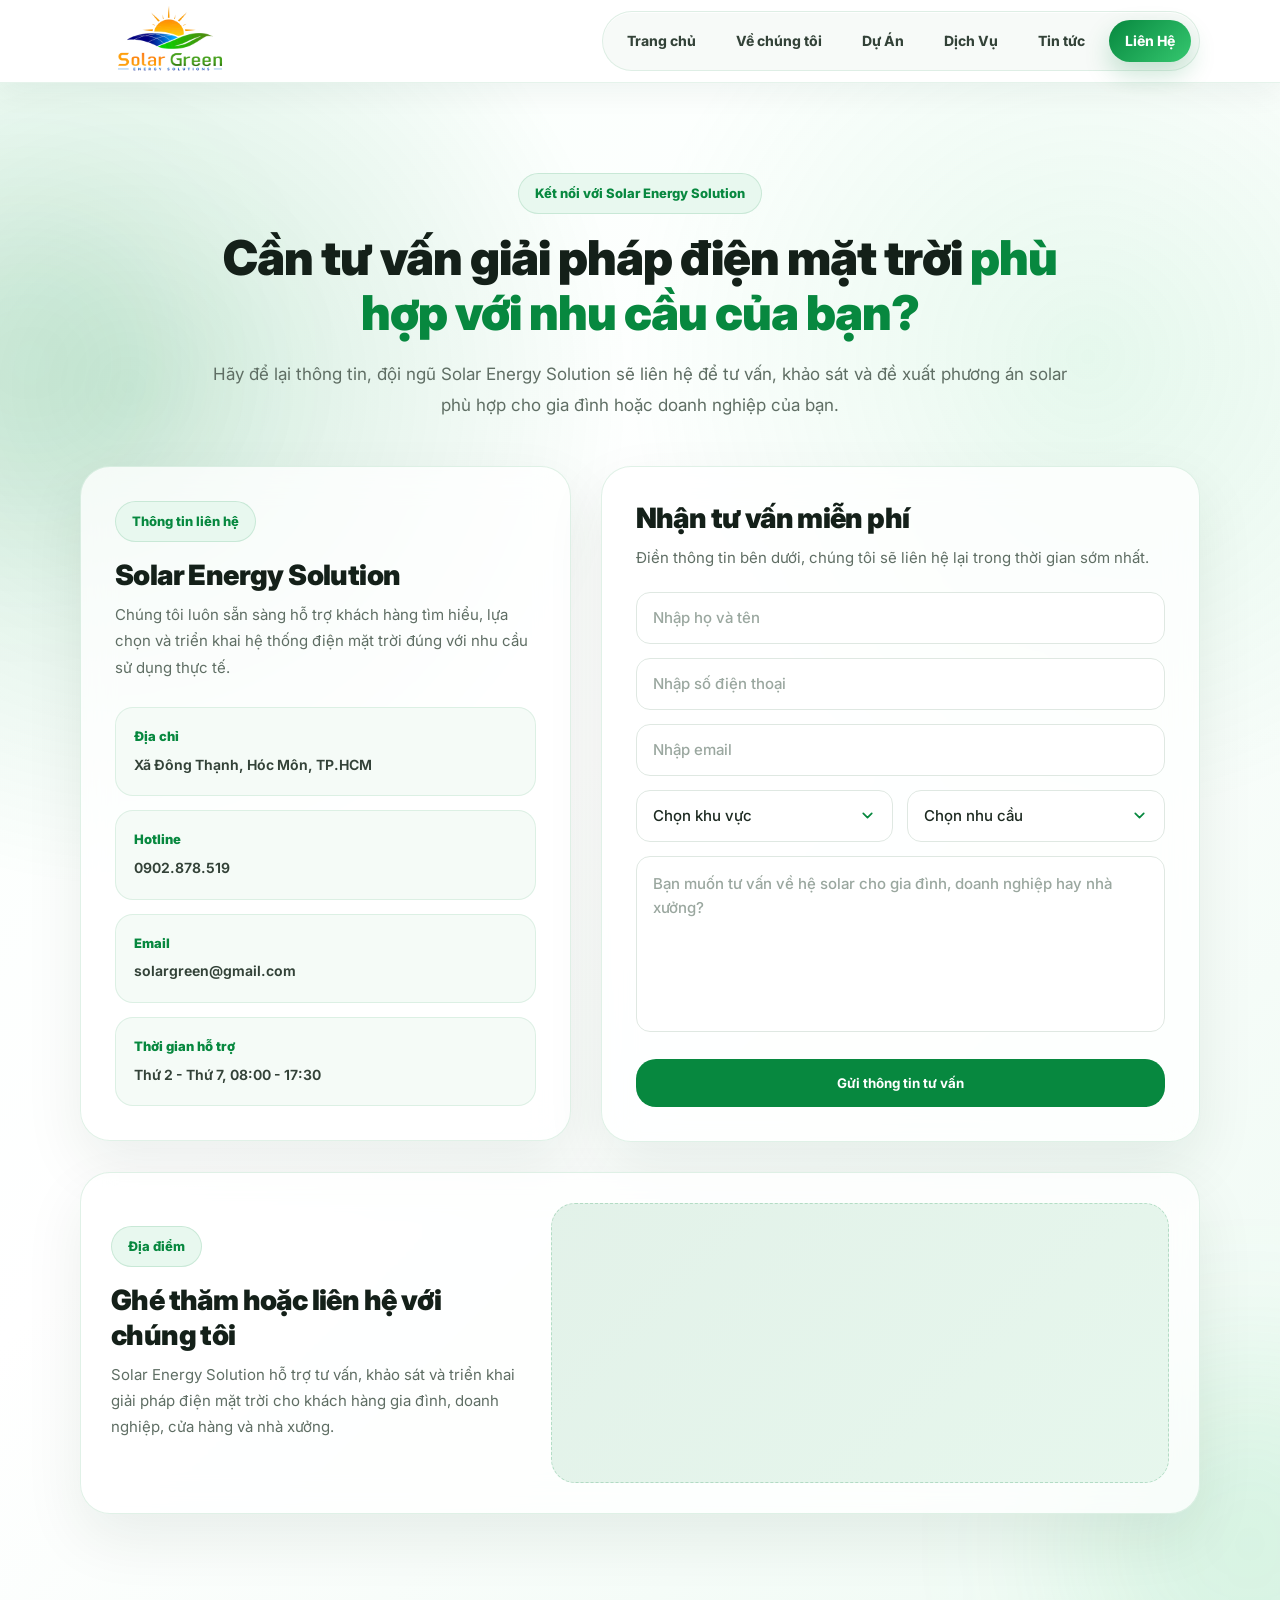
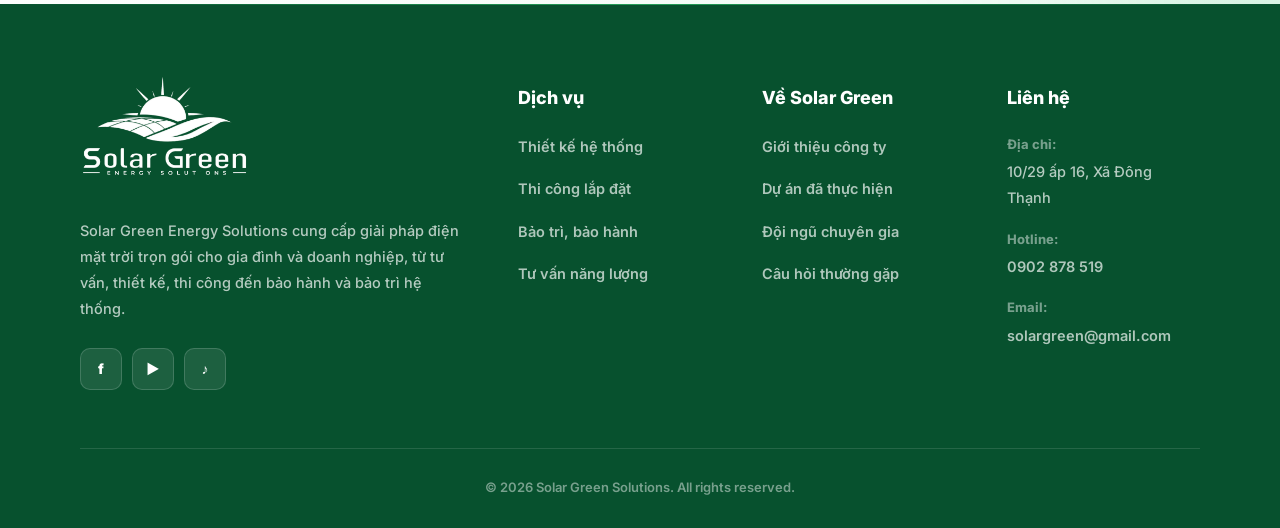
<file: contact.html>
<!doctype html>
<html lang="vi">
  <head>
    <meta charset="UTF-8" />
    <meta name="viewport" content="width=device-width, initial-scale=1.0" />

    <title>
      Lắp Đặt Solar Trọn Gói | Solar Green Energy Solutions - Tiết Kiệm Điện Tới
      70%
    </title>

    <meta
      name="description"
      content="Solar Green Energy Solutions cung cấp giải pháp lắp đặt điện mặt trời trọn gói cho gia đình và doanh nghiệp: tư vấn, thiết kế, thi công, bảo trì và bảo hành chuyên nghiệp."
    />
    <meta
      name="keywords"
      content="lắp đặt solar, điện mặt trời, solar gia đình, solar doanh nghiệp, thi công điện mặt trời, Solar Green Energy Solutions"
    />
    <meta name="robots" content="index, follow" />
    <meta name="author" content="Solar Green Energy Solutions" />

    <meta
      property="og:title"
      content="Lắp Đặt Solar Trọn Gói - Solar Green Energy Solutions"
    />
    <meta
      property="og:description"
      content="Giải pháp điện mặt trời trọn gói giúp tiết kiệm chi phí điện, vận hành ổn định và bảo vệ môi trường."
    />
    <meta property="og:type" content="website" />
    <meta property="og:image" content="images/solar-og.jpg" />
    <meta property="og:url" content="https://yourdomain.com/" />

    <link rel="canonical" href="https://yourdomain.com/" />

    <link
      rel="apple-touch-icon"
      sizes="180x180"
      href="/favicon/apple-touch-icon.png"
    />
    <link
      rel="icon"
      type="image/png"
      sizes="32x32"
      href="/favicon/favicon-32x32.png"
    />
    <link
      rel="icon"
      type="image/png"
      sizes="16x16"
      href="/favicon/favicon-16x16.png"
    />

    <link rel="preconnect" href="https://fonts.googleapis.com" />
    <link rel="preconnect" href="https://fonts.gstatic.com" crossorigin />
    <link
      href="https://fonts.googleapis.com/css2?family=Inter:wght@400;500;600;700;800;900&display=swap"
      rel="stylesheet"
    />
    <link rel="stylesheet" href="./css/contact.css" />
    <link rel="stylesheet" href="./css/components.css" />
    <link rel="stylesheet" href="./css/header.css" />
    <link rel="stylesheet" href="./css/footer.css" />
  </head>
  <body>
    <header class="site-header">
      <div class="container header-inner">
        <a
          href="index.html"
          class="logo"
          aria-label="Solar Green Energy Solutions"
        >
          <img
            src="./img/logosolar.png"
            alt="Logo Solar Green Energy Solutions"
            width="180"
          />
        </a>
        <button class="menu-toggle" type="button" aria-label="Mở menu">
          <span></span>
          <span></span>
          <span></span>
        </button>

        <nav class="nav" aria-label="Menu chính">
          <a href="index.html">Trang chủ</a>
          <a href="about.html">Về chúng tôi</a>
          <a href="projects.html">Dự Án</a>
          <a href="services.html">Dịch Vụ</a>
          <a href="news.html">Tin tức</a>
          <a href="contact.html" class="active">Liên Hệ</a>
        </nav>
      </div>
    </header>
    <!--  Banner -->
    <!-- <section class="about-banner">
      <div class="about-banner-overlay"></div>

      <div class="container about-banner-content">
        <h1>Liên hệ</h1>

        <nav class="breadcrumb" aria-label="Breadcrumb">
          <a href="/">Trang chủ</a>
          <span>/</span>
          <span>Liên hệ</span>
        </nav>
      </div>
    </section> -->
    <main>
      <!-- Contact Content -->
      <section class="contact-page-section">
        <div class="container">
          <div class="contact-page-intro">
            <span class="contact-label">Kết nối với Solar Energy Solution</span>

            <h2>
              Cần tư vấn giải pháp điện mặt trời
              <span>phù hợp với nhu cầu của bạn?</span>
            </h2>

            <p>
              Hãy để lại thông tin, đội ngũ Solar Energy Solution sẽ liên hệ để
              tư vấn, khảo sát và đề xuất phương án solar phù hợp cho gia đình
              hoặc doanh nghiệp của bạn.
            </p>
          </div>

          <div class="contact-page-grid">
            <!-- Contact Info -->
            <div class="contact-info-card">
              <span class="contact-label">Thông tin liên hệ</span>

              <h3>Solar Energy Solution</h3>

              <p>
                Chúng tôi luôn sẵn sàng hỗ trợ khách hàng tìm hiểu, lựa chọn và
                triển khai hệ thống điện mặt trời đúng với nhu cầu sử dụng thực
                tế.
              </p>

              <div class="contact-info-list">
                <div class="contact-info-item">
                  <strong>Địa chỉ</strong>
                  <span>Xã Đông Thạnh, Hóc Môn, TP.HCM</span>
                </div>

                <div class="contact-info-item">
                  <strong>Hotline</strong>
                  <a href="tel:0902878519">0902.878.519</a>
                </div>

                <div class="contact-info-item">
                  <strong>Email</strong>
                  <a href="mailto:solargreen@gmail.com">solargreen@gmail.com</a>
                </div>

                <div class="contact-info-item">
                  <strong>Thời gian hỗ trợ</strong>
                  <span>Thứ 2 - Thứ 7, 08:00 - 17:30</span>
                </div>
              </div>
            </div>

            <!-- Contact Form -->
            <form
              id="leadForm"
              class="contact-form-card"
              action="#"
              method="post"
            >
              <h3>Nhận tư vấn miễn phí</h3>
              <p>
                Điền thông tin bên dưới, chúng tôi sẽ liên hệ lại trong thời
                gian sớm nhất.
              </p>

              <div class="form-group">
                <label for="name" hidden>Họ và tên</label>
                <input
                  id="name"
                  name="name"
                  type="text"
                  placeholder="Nhập họ và tên"
                  required
                />
              </div>

              <div class="form-group">
                <label for="phone" hidden>Số điện thoại</label>
                <input
                  id="phone"
                  name="phone"
                  type="tel"
                  placeholder="Nhập số điện thoại"
                  required
                />
              </div>

              <div class="form-group">
                <label for="email" hidden>Email</label>
                <input
                  id="email"
                  name="email"
                  type="email"
                  placeholder="Nhập email"
                />
              </div>

              <div class="form-row">
                <div class="form-group">
                  <label for="city" hidden>Khu vực</label>
                  <select id="city" name="city" required>
                    <option value="">Chọn khu vực</option>
                    <option value="hcm">TP. Hồ Chí Minh</option>
                    <option value="ha-noi">Hà Nội</option>
                    <option value="da-nang">Đà Nẵng</option>
                    <option value="khac">Khu vực khác</option>
                  </select>
                </div>

                <div class="form-group">
                  <label for="type" hidden>Nhu cầu</label>
                  <select id="type" name="type" required>
                    <option value="">Chọn nhu cầu</option>
                    <option value="gia-dinh">Solar nhà ở</option>
                    <option value="doanh-nghiep">Solar doanh nghiệp</option>
                    <option value="fnb">Solar cho F&B</option>
                    <option value="nha-xuong">Solar nhà xưởng</option>
                  </select>
                </div>
              </div>

              <div class="form-group">
                <label for="content" hidden>Nội dung cần tư vấn</label>
                <textarea
                  id="content"
                  name="content"
                  rows="6"
                  placeholder="Bạn muốn tư vấn về hệ solar cho gia đình, doanh nghiệp hay nhà xưởng?"
                ></textarea>
              </div>

              <p id="formMessage" class="form-message"></p>

              <button class="btn" type="submit">Gửi thông tin tư vấn</button>
            </form>
          </div>

          <!-- Map / Location -->
          <div class="contact-map-card">
            <div>
              <span class="contact-label">Địa điểm</span>
              <h3>Ghé thăm hoặc liên hệ với chúng tôi</h3>
              <p>
                Solar Energy Solution hỗ trợ tư vấn, khảo sát và triển khai giải
                pháp điện mặt trời cho khách hàng gia đình, doanh nghiệp, cửa
                hàng và nhà xưởng.
              </p>
            </div>

            <div class="map-placeholder">
              <!-- <span>Google Map</span> -->
              <iframe
                src="https://www.google.com/maps/embed?pb=!1m18!1m12!1m3!1d3917.7447176864957!2d106.62133767471295!3d10.906995489249848!2m3!1f0!2f0!3f0!3m2!1i1024!2i768!4f13.1!3m3!1m2!1s0x3174d5005bd8dfd7%3A0xecbcfa4e296b6d8e!2zWMOjIMSQw7RuZyBUaOG6oW5oLCBIw7NjIE3DtG4sIEjhu5MgQ2jDrSBNaW5o!5e0!3m2!1svi!2s!4v1780457435455!5m2!1svi!2s"
                style="border: 0"
                allowfullscreen=""
                loading="lazy"
                referrerpolicy="no-referrer-when-downgrade"
                class="map"
              ></iframe>
            </div>
          </div>
        </div>
      </section>
    </main>
    <footer class="footer">
      <div class="container">
        <div class="footer-grid">
          <div class="footer-brand">
            <a href="/" class="logo-ft" aria-label="Solar Green Solutions">
              <img
                src="./img/logowhite.png"
                alt="Solar Green Energy Solutions"
                width="170"
              />
            </a>

            <p class="footer-description">
              Solar Green Energy Solutions cung cấp giải pháp điện mặt trời trọn
              gói cho gia đình và doanh nghiệp, từ tư vấn, thiết kế, thi công
              đến bảo hành và bảo trì hệ thống.
            </p>

            <div class="socials" aria-label="Mạng xã hội">
              <a href="#" aria-label="Facebook">f</a>
              <a href="#" aria-label="YouTube">▶</a>
              <a href="#" aria-label="TikTok">♪</a>
            </div>
          </div>

          <div class="footer-column">
            <h4>Dịch vụ</h4>
            <ul>
              <li><a href="/services.html">Thiết kế hệ thống</a></li>
              <li><a href="/services.html">Thi công lắp đặt</a></li>
              <li><a href="/services.html">Bảo trì, bảo hành</a></li>
              <li><a href="/contact.html">Tư vấn năng lượng</a></li>
            </ul>
          </div>

          <div class="footer-column">
            <h4>Về Solar Green</h4>
            <ul>
              <li><a href="/about.html">Giới thiệu công ty</a></li>
              <li><a href="/projects.html">Dự án đã thực hiện</a></li>
              <li><a href="/#tai-sao">Đội ngũ chuyên gia</a></li>
              <li><a href="/#faq">Câu hỏi thường gặp</a></li>
            </ul>
          </div>

          <div class="footer-column footer-contact">
            <h4>Liên hệ</h4>

            <div class="footer-contact-item">
              <span>Địa chỉ:</span>
              <p>10/29 ấp 16, Xã Đông Thạnh</p>
            </div>

            <div class="footer-contact-item">
              <span>Hotline:</span>
              <a href="tel:0902878519">0902 878 519</a>
            </div>

            <div class="footer-contact-item">
              <span>Email:</span>
              <a href="mailto:solargreen@gmail.com">solargreen@gmail.com</a>
            </div>
          </div>
        </div>

        <div class="footer-bottom">
          <p>© 2026 Solar Green Solutions. All rights reserved.</p>
        </div>
      </div>
    </footer>
    <script src="./js/nav.js"></script>
  </body>
</html>
</file>
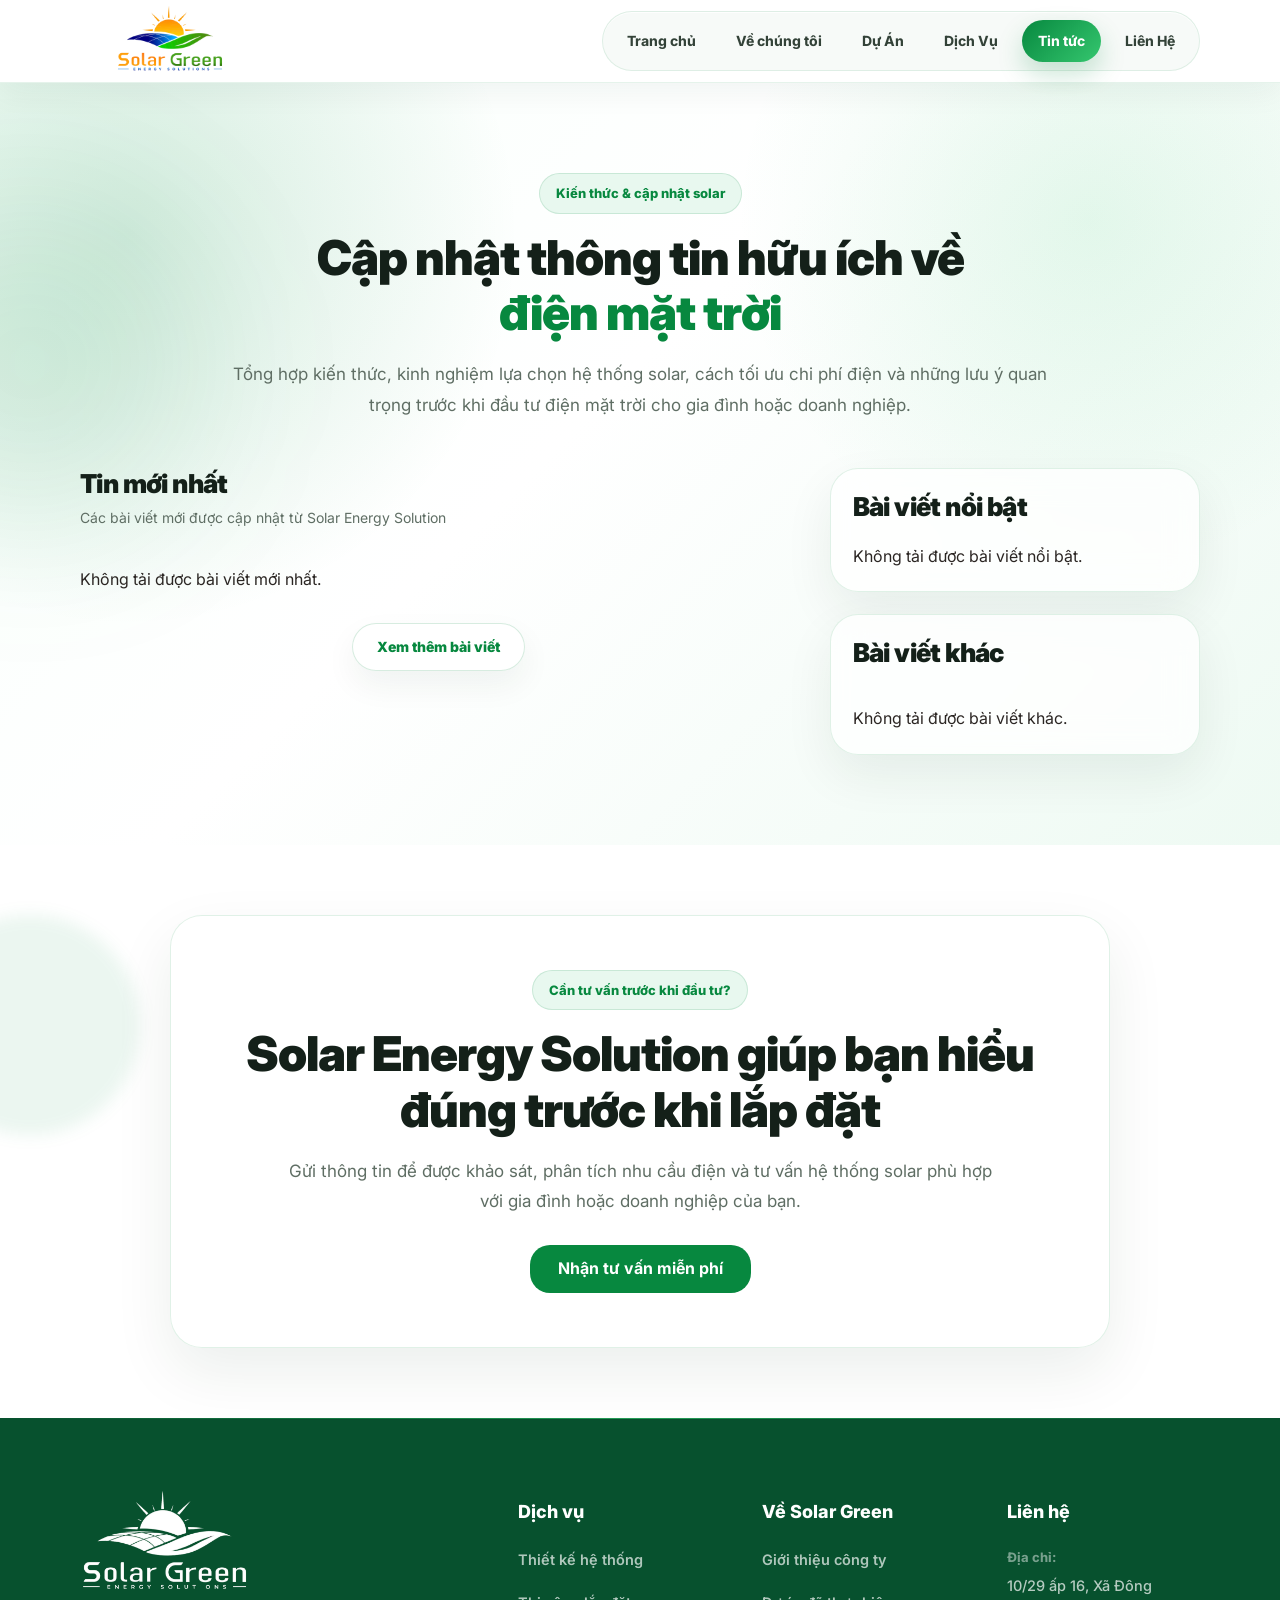
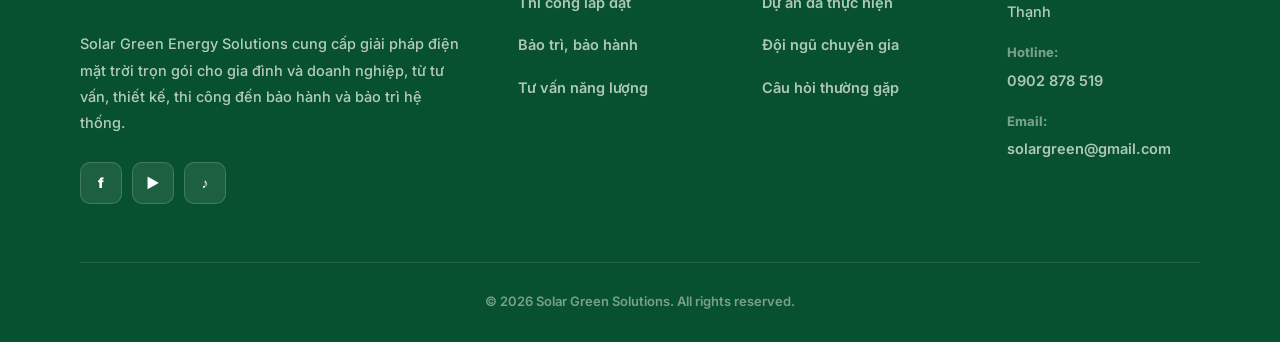
<file: news.html>
<!doctype html>
<html lang="vi">
  <head>
    <meta charset="UTF-8" />
    <meta name="viewport" content="width=device-width, initial-scale=1.0" />

    <title>
      Lắp Đặt Solar Trọn Gói | Solar Green Energy Solutions - Tiết Kiệm Điện Tới
      70%
    </title>

    <meta
      name="description"
      content="Solar Green Energy Solutions cung cấp giải pháp lắp đặt điện mặt trời trọn gói cho gia đình và doanh nghiệp: tư vấn, thiết kế, thi công, bảo trì và bảo hành chuyên nghiệp."
    />
    <meta
      name="keywords"
      content="lắp đặt solar, điện mặt trời, solar gia đình, solar doanh nghiệp, thi công điện mặt trời, Solar Green Energy Solutions"
    />
    <meta name="robots" content="index, follow" />
    <meta name="author" content="Solar Green Energy Solutions" />

    <meta
      property="og:title"
      content="Lắp Đặt Solar Trọn Gói - Solar Green Energy Solutions"
    />
    <meta
      property="og:description"
      content="Giải pháp điện mặt trời trọn gói giúp tiết kiệm chi phí điện, vận hành ổn định và bảo vệ môi trường."
    />
    <meta property="og:type" content="website" />
    <meta property="og:image" content="images/solar-og.jpg" />
    <meta property="og:url" content="https://yourdomain.com/" />

    <link rel="canonical" href="https://yourdomain.com/" />
    <link
      rel="apple-touch-icon"
      sizes="180x180"
      href="/favicon/apple-touch-icon.png"
    />
    <link
      rel="icon"
      type="image/png"
      sizes="32x32"
      href="/favicon/favicon-32x32.png"
    />
    <link
      rel="icon"
      type="image/png"
      sizes="16x16"
      href="/favicon/favicon-16x16.png"
    />
    <link rel="preconnect" href="https://fonts.googleapis.com" />
    <link rel="preconnect" href="https://fonts.gstatic.com" crossorigin />
    <link
      href="https://fonts.googleapis.com/css2?family=Inter:wght@400;500;600;700;800;900&display=swap"
      rel="stylesheet"
    />
    <link rel="stylesheet" href="./css/header.css" />
    <link rel="stylesheet" href="./css/components.css" />
    <link rel="stylesheet" href="./css/news.css" />
    <link rel="stylesheet" href="./css/footer.css" />
  </head>

  <body>
    <header class="site-header">
      <div class="container header-inner">
        <a
          href="index.html"
          class="logo"
          aria-label="Solar Green Energy Solutions"
        >
          <img
            src="./img/logosolar.png"
            alt="Logo Solar Green Energy Solutions"
            width="180"
          />
        </a>
        <button class="menu-toggle" type="button" aria-label="Mở menu">
          <span></span>
          <span></span>
          <span></span>
        </button>

        <nav class="nav" aria-label="Menu chính">
          <a href="index.html">Trang chủ</a>
          <a href="about.html">Về chúng tôi</a>
          <a href="projects.html">Dự Án</a>
          <a href="services.html">Dịch Vụ</a>
          <a href="news.html" class="active">Tin tức</a>
          <a href="contact.html">Liên Hệ</a>
        </nav>
      </div>
    </header>

    <main>
      <!-- News Content -->
      <section class="news-section">
        <div class="container">
          <div class="news-intro">
            <span class="news-label">Kiến thức & cập nhật solar</span>

            <h2>
              Cập nhật thông tin hữu ích về <br />
              <span>điện mặt trời</span>
            </h2>

            <p>
              Tổng hợp kiến thức, kinh nghiệm lựa chọn hệ thống solar, cách tối
              ưu chi phí điện và những lưu ý quan trọng trước khi đầu tư điện
              mặt trời cho gia đình hoặc doanh nghiệp.
            </p>
          </div>

          <div class="news-layout">
            <!-- Left: Latest News -->
            <div class="latest-news">
              <div class="block-heading">
                <h3>Tin mới nhất</h3>
                <p>Các bài viết mới được cập nhật từ Solar Energy Solution</p>
              </div>
              <div id="latestPostsList"></div>

              <div class="news-load-more">
                <button type="button" id="loadMorePosts" class="news-more-btn">
                  Xem thêm bài viết
                </button>
              </div>
            </div>

            <!-- Right: Sidebar -->
            <aside class="news-sidebar">
              <div class="featured-post sidebar-card">
                <div class="block-heading">
                  <h3>Bài viết nổi bật</h3>
                </div>

                <div id="featuredPostBox"></div>
              </div>

              <div class="other-posts sidebar-card">
                <div class="block-heading">
                  <h3>Bài viết khác</h3>
                </div>
                <div id="randomPostsList"></div>
              </div>
            </aside>
          </div>
        </div>
      </section>

      <!-- CTA -->
      <section class="news-cta-section">
        <div class="container">
          <div class="news-cta-card">
            <span class="news-label">Cần tư vấn trước khi đầu tư?</span>

            <h2>Solar Energy Solution giúp bạn hiểu đúng trước khi lắp đặt</h2>

            <p>
              Gửi thông tin để được khảo sát, phân tích nhu cầu điện và tư vấn
              hệ thống solar phù hợp với gia đình hoặc doanh nghiệp của bạn.
            </p>

            <a href="/contact.html" class="btn">Nhận tư vấn miễn phí</a>
          </div>
        </div>
      </section>
    </main>

    <footer class="footer">
      <div class="container">
        <div class="footer-grid">
          <div class="footer-brand">
            <a href="/" class="logo-ft" aria-label="Solar Green Solutions">
              <img
                src="./img/logowhite.png"
                alt="Solar Green Energy Solutions"
                width="170"
              />
            </a>

            <p class="footer-description">
              Solar Green Energy Solutions cung cấp giải pháp điện mặt trời trọn
              gói cho gia đình và doanh nghiệp, từ tư vấn, thiết kế, thi công
              đến bảo hành và bảo trì hệ thống.
            </p>

            <div class="socials" aria-label="Mạng xã hội">
              <a href="#" aria-label="Facebook">f</a>
              <a href="#" aria-label="YouTube">▶</a>
              <a href="#" aria-label="TikTok">♪</a>
            </div>
          </div>

          <div class="footer-column">
            <h4>Dịch vụ</h4>
            <ul>
              <li><a href="/services.html">Thiết kế hệ thống</a></li>
              <li><a href="/services.html">Thi công lắp đặt</a></li>
              <li><a href="/services.html">Bảo trì, bảo hành</a></li>
              <li><a href="/contact.html">Tư vấn năng lượng</a></li>
            </ul>
          </div>

          <div class="footer-column">
            <h4>Về Solar Green</h4>
            <ul>
              <li><a href="/about.html">Giới thiệu công ty</a></li>
              <li><a href="/projects.html">Dự án đã thực hiện</a></li>
              <li><a href="/#tai-sao">Đội ngũ chuyên gia</a></li>
              <li><a href="/#faq">Câu hỏi thường gặp</a></li>
            </ul>
          </div>

          <div class="footer-column footer-contact">
            <h4>Liên hệ</h4>

            <div class="footer-contact-item">
              <span>Địa chỉ:</span>
              <p>10/29 ấp 16, Xã Đông Thạnh</p>
            </div>

            <div class="footer-contact-item">
              <span>Hotline:</span>
              <a href="tel:0902878519">0902 878 519</a>
            </div>

            <div class="footer-contact-item">
              <span>Email:</span>
              <a href="mailto:solargreen@gmail.com">solargreen@gmail.com</a>
            </div>
          </div>
        </div>

        <div class="footer-bottom">
          <p>© 2026 Solar Green Solutions. All rights reserved.</p>
        </div>
      </div>
    </footer>
    <script src="./js/nav.js"></script>
    <script src="./js/blog.js"></script>
  </body>
</html>
</file>
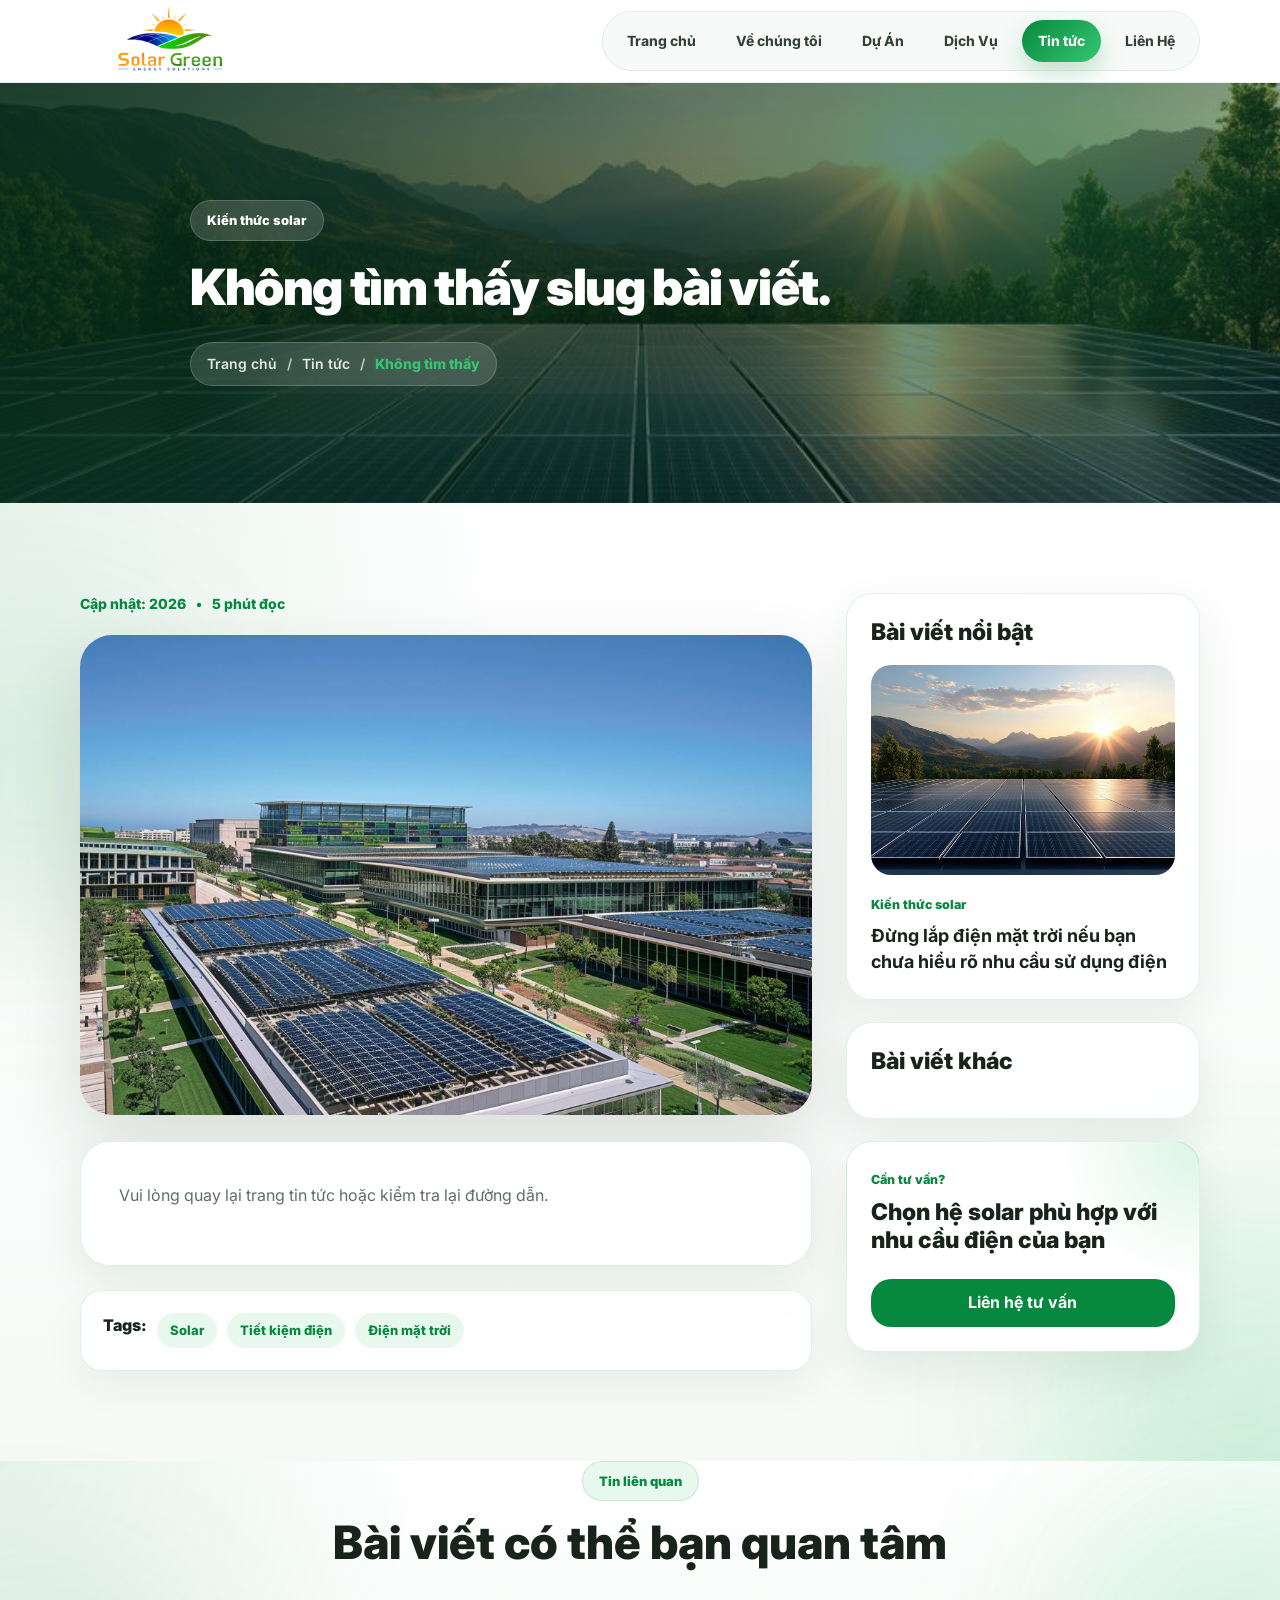
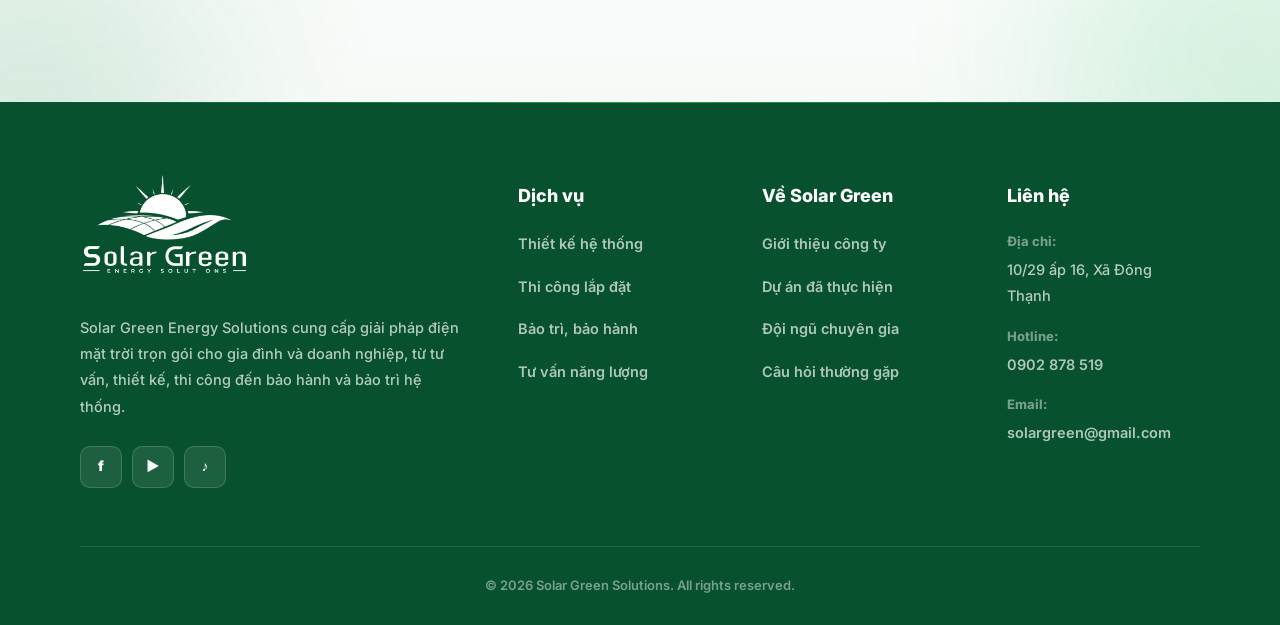
<file: newsdetail.html>
<!doctype html>
<html lang="vi">
  <head>
    <meta charset="UTF-8" />
    <meta name="viewport" content="width=device-width, initial-scale=1.0" />

    <title>
      Lắp Đặt Solar Trọn Gói | Solar Green Energy Solutions - Tiết Kiệm Điện Tới
      70%
    </title>

    <meta
      name="description"
      content="Solar Green Energy Solutions cung cấp giải pháp lắp đặt điện mặt trời trọn gói cho gia đình và doanh nghiệp: tư vấn, thiết kế, thi công, bảo trì và bảo hành chuyên nghiệp."
    />
    <meta
      name="keywords"
      content="lắp đặt solar, điện mặt trời, solar gia đình, solar doanh nghiệp, thi công điện mặt trời, Solar Green Energy Solutions"
    />
    <meta name="robots" content="index, follow" />
    <meta name="author" content="Solar Green Energy Solutions" />

    <meta
      property="og:title"
      content="Lắp Đặt Solar Trọn Gói - Solar Green Energy Solutions"
    />
    <meta
      property="og:description"
      content="Giải pháp điện mặt trời trọn gói giúp tiết kiệm chi phí điện, vận hành ổn định và bảo vệ môi trường."
    />
    <meta property="og:type" content="website" />
    <meta property="og:image" content="images/solar-og.jpg" />
    <meta property="og:url" content="https://yourdomain.com/" />

    <link rel="canonical" href="https://yourdomain.com/" />
    <link
      rel="apple-touch-icon"
      sizes="180x180"
      href="/favicon/apple-touch-icon.png"
    />
    <link
      rel="icon"
      type="image/png"
      sizes="32x32"
      href="/favicon/favicon-32x32.png"
    />
    <link
      rel="icon"
      type="image/png"
      sizes="16x16"
      href="/favicon/favicon-16x16.png"
    />
    <link rel="preconnect" href="https://fonts.googleapis.com" />
    <link rel="preconnect" href="https://fonts.gstatic.com" crossorigin />
    <link
      href="https://fonts.googleapis.com/css2?family=Inter:wght@400;500;600;700;800;900&display=swap"
      rel="stylesheet"
    />
    <link rel="stylesheet" href="./css/newdetails.css" />
    <link rel="stylesheet" href="./css/components.css" />
    <link rel="stylesheet" href="./css/header.css" />
    <link rel="stylesheet" href="./css/footer.css" />
  </head>
  <body>
    <header class="site-header">
      <div class="container header-inner">
        <a
          href="index.html"
          class="logo"
          aria-label="Solar Green Energy Solutions"
        >
          <img
            src="./img/logosolar.png"
            alt="Logo Solar Green Energy Solutions"
            width="180"
          />
        </a>
        <button class="menu-toggle" type="button" aria-label="Mở menu">
          <span></span>
          <span></span>
          <span></span>
        </button>

        <nav class="nav" aria-label="Menu chính">
          <a href="index.html">Trang chủ</a>
          <a href="about.html">Về chúng tôi</a>
          <a href="projects.html">Dự Án</a>
          <a href="services.html">Dịch Vụ</a>
          <a href="news.html" class="active">Tin tức</a>
          <a href="contact.html">Liên Hệ</a>
        </nav>
      </div>
    </header>

    <main>
      <!-- News Detail Banner -->
      <section class="news-detail-banner">
        <div class="news-detail-overlay"></div>

        <div class="container news-detail-banner-content">
          <span id="newsDetailCategory" class="news-detail-badge"
            >Kiến thức solar</span
          >

          <h1 id="newsDetailTitle">Đang tải bài viết...</h1>

          <nav class="breadcrumb" aria-label="Breadcrumb">
            <a href="/">Trang chủ</a>
            <span>/</span>
            <a href="/news.html">Tin tức</a>
            <span>/</span>
            <span id="newsDetailBreadcrumb">Đang tải...</span>
          </nav>
        </div>
      </section>

      <!-- News Detail Content -->
      <section class="news-detail-section">
        <div class="container">
          <div class="news-detail-layout">
            <!-- Main Article -->
            <article class="news-detail-main">
              <div class="news-detail-meta">
                <span id="newsDetailDate">Cập nhật: 2026</span>
                <span>•</span>
                <span id="newsDetailReadTime">5 phút đọc</span>
              </div>

              <div class="news-detail-feature-image">
                <img
                  id="newsDetailImage"
                  src="./img/banner.jpg"
                  alt="Làm sao để giảm hóa đơn điện hiệu quả với solar"
                  loading="eager"
                />
              </div>

              <div id="newsDetailContent" class="news-detail-content"></div>

              <div class="news-detail-tags">
                <span>Tags:</span>
                <a href="#">Solar</a>
                <a href="#">Tiết kiệm điện</a>
                <a href="#">Điện mặt trời</a>
              </div>
            </article>

            <!-- Sidebar -->
            <aside class="news-detail-sidebar">
              <div class="news-detail-sidebar-inner">
                <div class="sidebar-card">
                  <h3>Bài viết nổi bật</h3>

                  <a href="#" class="featured-side-post">
                    <img
                      src="./img/bannersection.jpg"
                      alt="Đừng lắp solar nếu chưa hiểu nhu cầu điện"
                    />
                    <span>Kiến thức solar</span>
                    <strong
                      >Đừng lắp điện mặt trời nếu bạn chưa hiểu rõ nhu cầu sử
                      dụng điện</strong
                    >
                  </a>
                </div>

                <div class="sidebar-card">
                  <h3>Bài viết khác</h3>

                  <div class="small-side-list" id="newsDetailSideList">
                    <!-- <a href="#" class="small-side-post">
                      <img
                        src="./img/banner.jpg"
                        alt="Các loại hệ thống điện mặt trời"
                      />
                      <div>
                        <span>Solar Guide</span>
                        <strong
                          >Các loại hệ thống điện mặt trời phổ biến hiện
                          nay</strong
                        >
                      </div>
                    </a>

                    <a href="#" class="small-side-post">
                      <img
                        src="./img/bannersection.jpg"
                        alt="Hệ hybrid có pin lưu trữ"
                      />
                      <div>
                        <span>Hybrid</span>
                        <strong
                          >Hệ hybrid có pin lưu trữ phù hợp với ai?</strong
                        >
                      </div>
                    </a>

                    <a href="#" class="small-side-post">
                      <img
                        src="./img/z7892117779536_5500b2e720c84723f2323f58fea24ae8.jpg"
                        alt="Solar cho doanh nghiệp"
                      />
                      <div>
                        <span>Doanh nghiệp</span>
                        <strong
                          >Vì sao doanh nghiệp nên quan tâm đến solar?</strong
                        >
                      </div>
                    </a> -->
                  </div>
                </div>

                <div class="sidebar-cta-card">
                  <span>Cần tư vấn?</span>
                  <h3>Chọn hệ solar phù hợp với nhu cầu điện của bạn</h3>
                  <a href="/contact.html" class="btn">Liên hệ tư vấn</a>
                </div>
              </div>
            </aside>
          </div>
        </div>
      </section>

      <!-- Related News -->
      <section class="related-news-section">
        <div class="container">
          <div class="related-news-title">
            <span>Tin liên quan</span>
            <h2>Bài viết có thể bạn quan tâm</h2>
          </div>

          <div class="related-news-grid" id="relatedNewsGrid">
            <!-- <article class="related-news-card">
              <img
                src="./img/banner.jpg"
                alt="Các loại hệ thống điện mặt trời"
                loading="lazy"
              />
              <div>
                <span>Kiến thức solar</span>
                <h3>Các loại hệ thống điện mặt trời phổ biến hiện nay</h3>
                <a href="#" class="read-more-link">Xem thêm</a>
              </div>
            </article>

            <article class="related-news-card">
              <img
                src="./img/bannersection.jpg"
                alt="Hệ hybrid có pin lưu trữ"
                loading="lazy"
              />
              <div>
                <span>Hybrid</span>
                <h3>Hệ hybrid có pin lưu trữ phù hợp với ai?</h3>
                <a href="#" class="read-more-link">Xem thêm</a>
              </div>
            </article>

            <article class="related-news-card">
              <img
                src="./img/z7892117779536_5500b2e720c84723f2323f58fea24ae8.jpg"
                alt="Solar cho doanh nghiệp"
                loading="lazy"
              />
              <div>
                <span>Doanh nghiệp</span>
                <h3>Vì sao doanh nghiệp nên quan tâm đến solar?</h3>
                <a href="#" class="read-more-link">Xem thêm</a>
              </div>
            </article> -->
          </div>
        </div>
      </section>
    </main>

    <footer class="footer">
      <div class="container">
        <div class="footer-grid">
          <div class="footer-brand">
            <a href="/" class="logo-ft" aria-label="Solar Green Solutions">
              <img
                src="./img/logowhite.png"
                alt="Solar Green Energy Solutions"
                width="170"
              />
            </a>

            <p class="footer-description">
              Solar Green Energy Solutions cung cấp giải pháp điện mặt trời trọn
              gói cho gia đình và doanh nghiệp, từ tư vấn, thiết kế, thi công
              đến bảo hành và bảo trì hệ thống.
            </p>

            <div class="socials" aria-label="Mạng xã hội">
              <a href="#" aria-label="Facebook">f</a>
              <a href="#" aria-label="YouTube">▶</a>
              <a href="#" aria-label="TikTok">♪</a>
            </div>
          </div>

          <div class="footer-column">
            <h4>Dịch vụ</h4>
            <ul>
              <li><a href="/services.html">Thiết kế hệ thống</a></li>
              <li><a href="/services.html">Thi công lắp đặt</a></li>
              <li><a href="/services.html">Bảo trì, bảo hành</a></li>
              <li><a href="/contact.html">Tư vấn năng lượng</a></li>
            </ul>
          </div>

          <div class="footer-column">
            <h4>Về Solar Green</h4>
            <ul>
              <li><a href="/about.html">Giới thiệu công ty</a></li>
              <li><a href="/projects.html">Dự án đã thực hiện</a></li>
              <li><a href="/#tai-sao">Đội ngũ chuyên gia</a></li>
              <li><a href="/#faq">Câu hỏi thường gặp</a></li>
            </ul>
          </div>

          <div class="footer-column footer-contact">
            <h4>Liên hệ</h4>

            <div class="footer-contact-item">
              <span>Địa chỉ:</span>
              <p>10/29 ấp 16, Xã Đông Thạnh</p>
            </div>

            <div class="footer-contact-item">
              <span>Hotline:</span>
              <a href="tel:0902878519">0902 878 519</a>
            </div>

            <div class="footer-contact-item">
              <span>Email:</span>
              <a href="mailto:solargreen@gmail.com">solargreen@gmail.com</a>
            </div>
          </div>
        </div>

        <div class="footer-bottom">
          <p>© 2026 Solar Green Solutions. All rights reserved.</p>
        </div>
      </div>
    </footer>
    <script src="./js/nav.js"></script>
    <script src="./js/blogdetail.js"></script>
  </body>
</html>
</file>
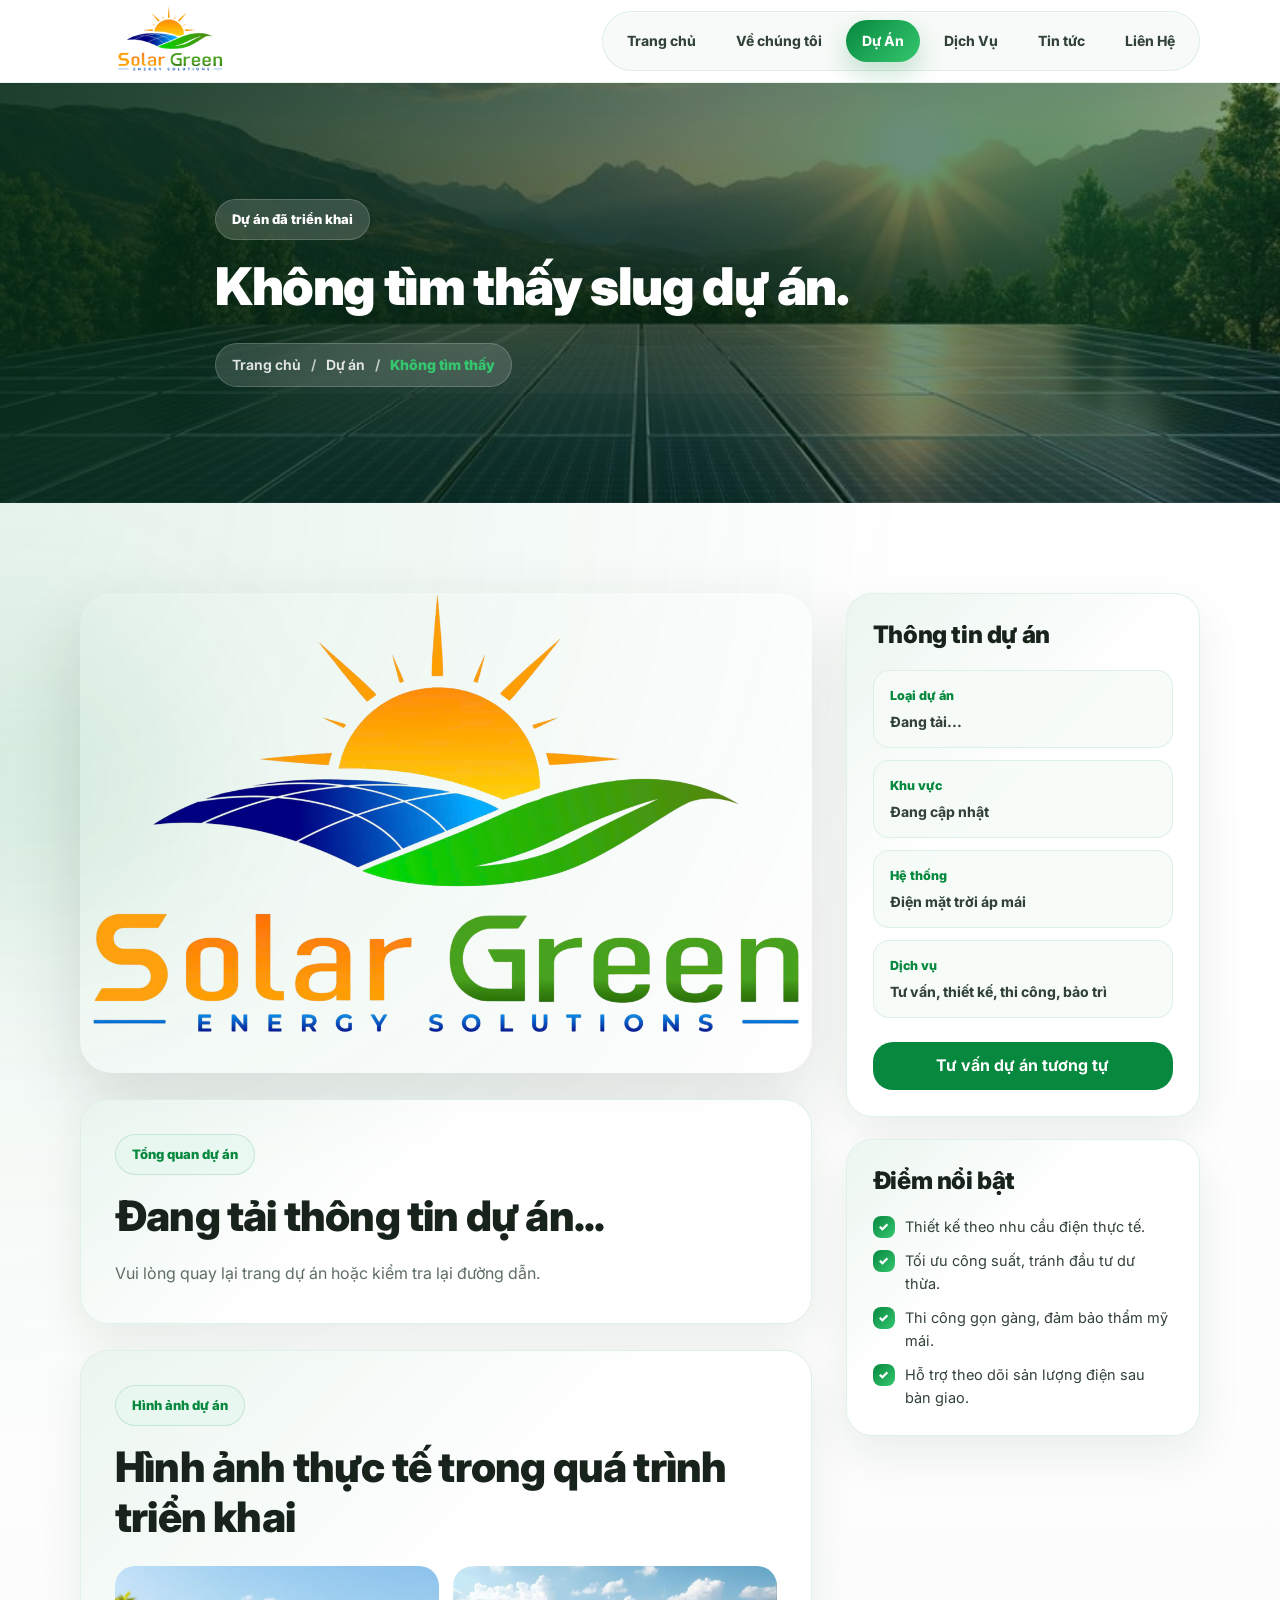
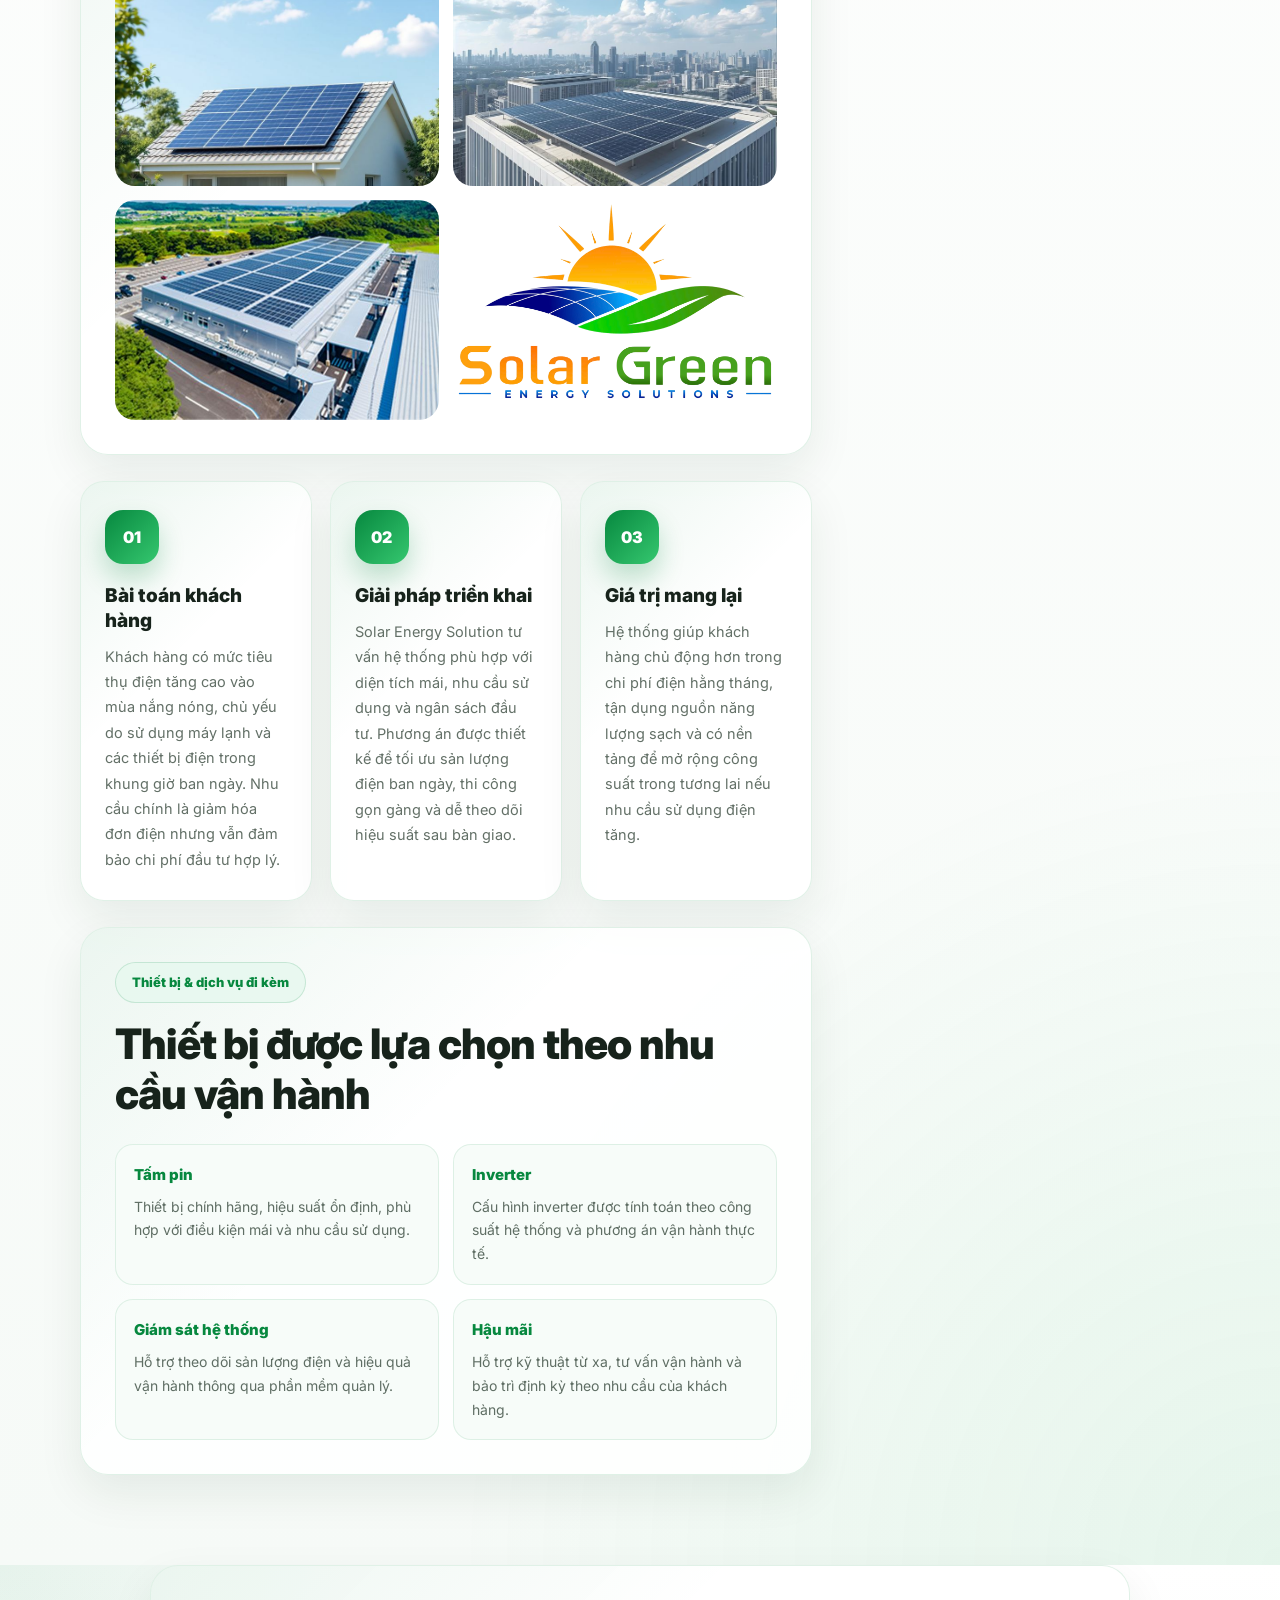
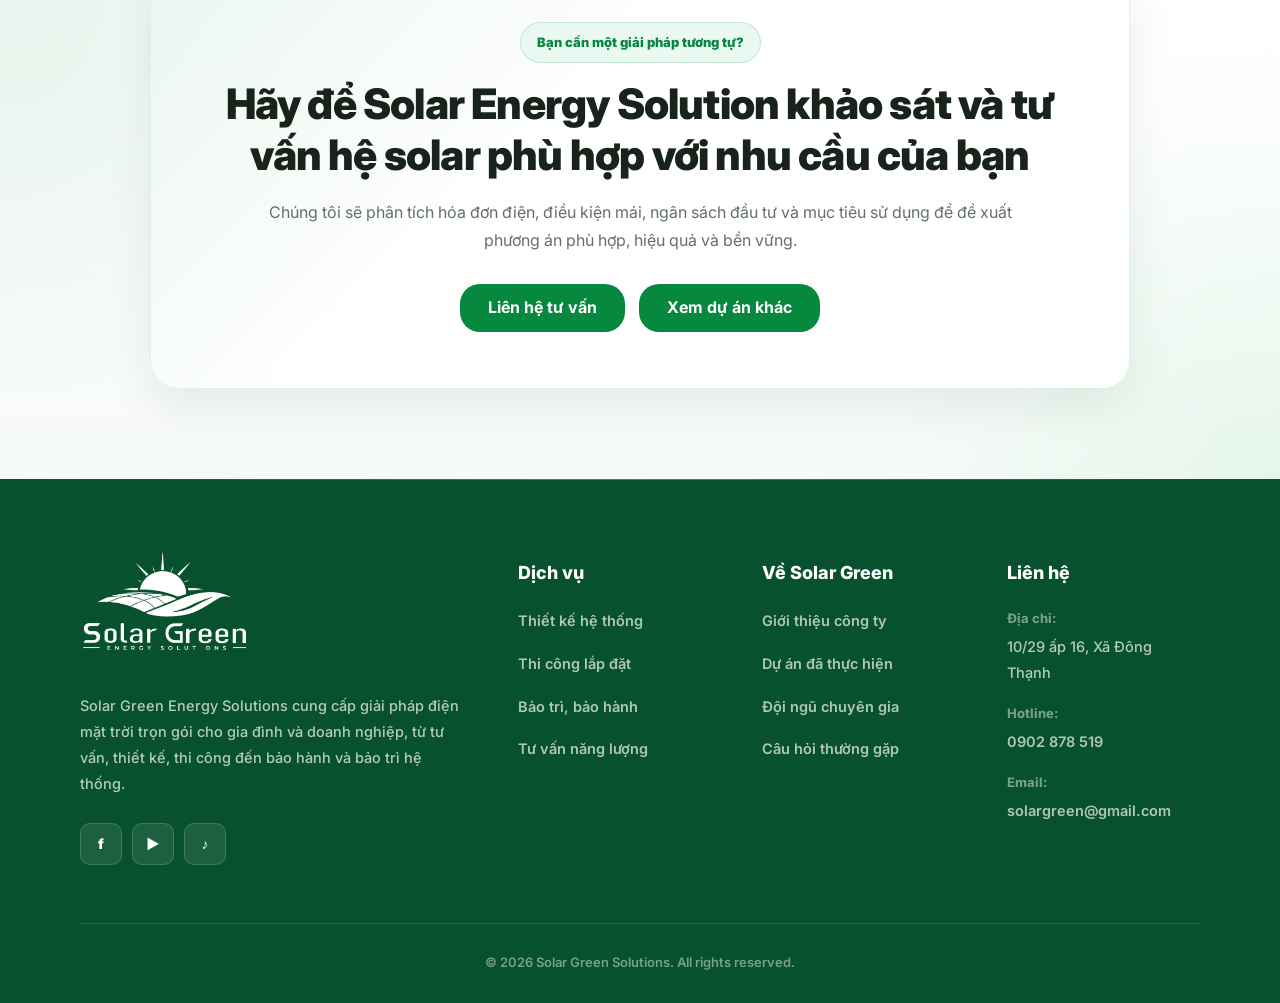
<file: pjdetail.html>
<!doctype html>
<html lang="vi">
  <head>
    <meta charset="UTF-8" />
    <meta name="viewport" content="width=device-width, initial-scale=1.0" />

    <title>
      Lắp Đặt Solar Trọn Gói | Solar Green Energy Solutions - Tiết Kiệm Điện Tới
      70%
    </title>

    <meta
      name="description"
      content="Solar Green Energy Solutions cung cấp giải pháp lắp đặt điện mặt trời trọn gói cho gia đình và doanh nghiệp: tư vấn, thiết kế, thi công, bảo trì và bảo hành chuyên nghiệp."
    />
    <meta
      name="keywords"
      content="lắp đặt solar, điện mặt trời, solar gia đình, solar doanh nghiệp, thi công điện mặt trời, Solar Green Energy Solutions"
    />
    <meta name="robots" content="index, follow" />
    <meta name="author" content="Solar Green Energy Solutions" />

    <meta
      property="og:title"
      content="Lắp Đặt Solar Trọn Gói - Solar Green Energy Solutions"
    />
    <meta
      property="og:description"
      content="Giải pháp điện mặt trời trọn gói giúp tiết kiệm chi phí điện, vận hành ổn định và bảo vệ môi trường."
    />
    <meta property="og:type" content="website" />
    <meta property="og:image" content="images/solar-og.jpg" />
    <meta property="og:url" content="https://yourdomain.com/" />

    <link rel="canonical" href="https://yourdomain.com/" />
    <link
      rel="apple-touch-icon"
      sizes="180x180"
      href="/favicon/apple-touch-icon.png"
    />
    <link
      rel="icon"
      type="image/png"
      sizes="32x32"
      href="/favicon/favicon-32x32.png"
    />
    <link
      rel="icon"
      type="image/png"
      sizes="16x16"
      href="/favicon/favicon-16x16.png"
    />
    <link rel="preconnect" href="https://fonts.googleapis.com" />
    <link rel="preconnect" href="https://fonts.gstatic.com" crossorigin />
    <link
      href="https://fonts.googleapis.com/css2?family=Inter:wght@400;500;600;700;800;900&display=swap"
      rel="stylesheet"
    />
    <link rel="stylesheet" href="./css/components.css" />
    <link rel="stylesheet" href="./css/projectdetail.css" />
    <link rel="stylesheet" href="./css/header.css" />
    <link rel="stylesheet" href="./css/footer.css" />
  </head>
  <body>
    <header class="site-header">
      <div class="container header-inner">
        <a
          href="index.html"
          class="logo"
          aria-label="Solar Green Energy Solutions"
        >
          <img
            src="./img/logosolar.png"
            alt="Logo Solar Green Energy Solutions"
            width="180"
          />
        </a>
        <button class="menu-toggle" type="button" aria-label="Mở menu">
          <span></span>
          <span></span>
          <span></span>
        </button>

        <nav class="nav" aria-label="Menu chính">
          <a href="index.html">Trang chủ</a>
          <a href="about.html">Về chúng tôi</a>
          <a href="projects.html" class="active">Dự Án</a>
          <a href="services.html">Dịch Vụ</a>
          <a href="news.html">Tin tức</a>
          <a href="contact.html">Liên Hệ</a>
        </nav>
      </div>
    </header>
    <main>
      <!-- Project Detail Banner -->
      <section class="project-detail-banner">
        <div class="project-detail-overlay"></div>

        <div class="container project-detail-banner-content">
          <span class="project-detail-badge">Dự án đã triển khai</span>

          <h1 id="projectDetailTitle"></h1>

          <nav class="breadcrumb" aria-label="Breadcrumb">
            <a href="/">Trang chủ</a>
            <span>/</span>
            <a href="projects.html">Dự án</a>
            <span>/</span>
            <span id="projectDetailBreadcrumb"></span>
          </nav>
        </div>
      </section>

      <!-- Project Overview -->
      <section class="project-detail-section">
        <div class="container">
          <div class="project-detail-layout">
            <!-- Main Content -->
            <article class="project-main-content">
              <div class="project-feature-image">
                <img
                  id="projectDetailImage"
                  src="./img/logosolar.png"
                  alt=""
                  loading="eager"
                />
              </div>

              <div class="project-content-card">
                <span class="project-label" id="projectDetailCategoryLabel">
                  Tổng quan dự án
                </span>

                <h2 id="projectDetailOverviewTitle">
                  Đang tải thông tin dự án...
                </h2>

                <div id="projectDetailContent" class="project-api-content">
                  <p>Đang tải nội dung dự án...</p>
                </div>
              </div>

              <!-- Gallery -->
              <div class="project-content-card">
                <span class="project-label">Hình ảnh dự án</span>

                <h2>Hình ảnh thực tế trong quá trình triển khai</h2>

                <div class="project-gallery">
                  <a href="#">
                    <img
                      src="./img/nhà dân dụng.jpeg"
                      alt="Hình ảnh dự án solar 1"
                      loading="lazy"
                    />
                  </a>

                  <a href="#">
                    <img
                      src="./img/doanh nghiệp.jpeg"
                      alt="Hình ảnh dự án solar 2"
                      loading="lazy"
                    />
                  </a>

                  <a href="#">
                    <img
                      src="./img/factory.jpeg"
                      alt="Hình ảnh dự án solar 3"
                      loading="lazy"
                    />
                  </a>

                  <a href="#">
                    <img
                      src="./img/logosolar.png"
                      alt="Hình ảnh dự án solar 4"
                      loading="lazy"
                    />
                  </a>
                </div>
              </div>

              <!-- Challenge Solution Result -->
              <div class="project-story-grid">
                <section class="project-story-card">
                  <div class="story-icon">01</div>
                  <h3>Bài toán khách hàng</h3>
                  <p>
                    Khách hàng có mức tiêu thụ điện tăng cao vào mùa nắng nóng,
                    chủ yếu do sử dụng máy lạnh và các thiết bị điện trong khung
                    giờ ban ngày. Nhu cầu chính là giảm hóa đơn điện nhưng vẫn
                    đảm bảo chi phí đầu tư hợp lý.
                  </p>
                </section>

                <section class="project-story-card">
                  <div class="story-icon">02</div>
                  <h3>Giải pháp triển khai</h3>
                  <p>
                    Solar Energy Solution tư vấn hệ thống phù hợp với diện tích
                    mái, nhu cầu sử dụng và ngân sách đầu tư. Phương án được
                    thiết kế để tối ưu sản lượng điện ban ngày, thi công gọn
                    gàng và dễ theo dõi hiệu suất sau bàn giao.
                  </p>
                </section>

                <section class="project-story-card">
                  <div class="story-icon">03</div>
                  <h3>Giá trị mang lại</h3>
                  <p>
                    Hệ thống giúp khách hàng chủ động hơn trong chi phí điện
                    hằng tháng, tận dụng nguồn năng lượng sạch và có nền tảng để
                    mở rộng công suất trong tương lai nếu nhu cầu sử dụng điện
                    tăng.
                  </p>
                </section>
              </div>

              <!-- Equipment -->
              <div class="project-content-card">
                <span class="project-label">Thiết bị & dịch vụ đi kèm</span>

                <h2>Thiết bị được lựa chọn theo nhu cầu vận hành</h2>

                <div class="equipment-list">
                  <div class="equipment-item">
                    <strong>Tấm pin</strong>
                    <p>
                      Thiết bị chính hãng, hiệu suất ổn định, phù hợp với điều
                      kiện mái và nhu cầu sử dụng.
                    </p>
                  </div>

                  <div class="equipment-item">
                    <strong>Inverter</strong>
                    <p>
                      Cấu hình inverter được tính toán theo công suất hệ thống
                      và phương án vận hành thực tế.
                    </p>
                  </div>

                  <div class="equipment-item">
                    <strong>Giám sát hệ thống</strong>
                    <p>
                      Hỗ trợ theo dõi sản lượng điện và hiệu quả vận hành thông
                      qua phần mềm quản lý.
                    </p>
                  </div>

                  <div class="equipment-item">
                    <strong>Hậu mãi</strong>
                    <p>
                      Hỗ trợ kỹ thuật từ xa, tư vấn vận hành và bảo trì định kỳ
                      theo nhu cầu của khách hàng.
                    </p>
                  </div>
                </div>
              </div>
            </article>

            <!-- Sidebar -->
            <aside class="project-sidebar">
              <div class="project-sidebar-inner">
                <div class="project-info-card">
                  <h3>Thông tin dự án</h3>

                  <div class="project-info-list">
                    <div>
                      <span>Loại dự án</span>
                      <strong id="projectDetailType">Đang tải...</strong>
                    </div>

                    <div>
                      <span>Khu vực</span>
                      <strong id="projectDetailLocation">Đang cập nhật</strong>
                    </div>

                    <div>
                      <span>Hệ thống</span>
                      <strong id="projectDetailSystem"
                        >Điện mặt trời áp mái</strong
                      >
                    </div>

                    <div>
                      <span>Dịch vụ</span>
                      <strong id="projectDetailService"
                        >Tư vấn, thiết kế, thi công, bảo trì</strong
                      >
                    </div>
                  </div>

                  <a href="/lien-he.html" class="btn">Tư vấn dự án tương tự</a>
                </div>

                <div class="project-side-card">
                  <h3>Điểm nổi bật</h3>

                  <ul>
                    <li>Thiết kế theo nhu cầu điện thực tế.</li>
                    <li>Tối ưu công suất, tránh đầu tư dư thừa.</li>
                    <li>Thi công gọn gàng, đảm bảo thẩm mỹ mái.</li>
                    <li>Hỗ trợ theo dõi sản lượng điện sau bàn giao.</li>
                  </ul>
                </div>
              </div>
            </aside>
          </div>
        </div>
      </section>

      <!-- CTA -->
      <section class="project-detail-cta-section">
        <div class="container">
          <div class="project-detail-cta-card">
            <span class="project-label">Bạn cần một giải pháp tương tự?</span>

            <h2>
              Hãy để Solar Energy Solution khảo sát và tư vấn hệ solar phù hợp
              với nhu cầu của bạn
            </h2>

            <p>
              Chúng tôi sẽ phân tích hóa đơn điện, điều kiện mái, ngân sách đầu
              tư và mục tiêu sử dụng để đề xuất phương án phù hợp, hiệu quả và
              bền vững.
            </p>

            <div class="project-cta-actions">
              <a href="/contact.html" class="btn">Liên hệ tư vấn</a>
              <a href="/projects.html" class="btn btn-light">Xem dự án khác</a>
            </div>
          </div>
        </div>
      </section>
    </main>
    <footer class="footer">
      <div class="container">
        <div class="footer-grid">
          <div class="footer-brand">
            <a href="/" class="logo-ft" aria-label="Solar Green Solutions">
              <img
                src="./img/logowhite.png"
                alt="Solar Green Energy Solutions"
                width="170"
              />
            </a>

            <p class="footer-description">
              Solar Green Energy Solutions cung cấp giải pháp điện mặt trời trọn
              gói cho gia đình và doanh nghiệp, từ tư vấn, thiết kế, thi công
              đến bảo hành và bảo trì hệ thống.
            </p>

            <div class="socials" aria-label="Mạng xã hội">
              <a href="#" aria-label="Facebook">f</a>
              <a href="#" aria-label="YouTube">▶</a>
              <a href="#" aria-label="TikTok">♪</a>
            </div>
          </div>

          <div class="footer-column">
            <h4>Dịch vụ</h4>
            <ul>
              <li><a href="/services.html">Thiết kế hệ thống</a></li>
              <li><a href="/services.html">Thi công lắp đặt</a></li>
              <li><a href="/services.html">Bảo trì, bảo hành</a></li>
              <li><a href="/contact.html">Tư vấn năng lượng</a></li>
            </ul>
          </div>

          <div class="footer-column">
            <h4>Về Solar Green</h4>
            <ul>
              <li><a href="/about.html">Giới thiệu công ty</a></li>
              <li><a href="/projects.html">Dự án đã thực hiện</a></li>
              <li><a href="/#tai-sao">Đội ngũ chuyên gia</a></li>
              <li><a href="/#faq">Câu hỏi thường gặp</a></li>
            </ul>
          </div>

          <div class="footer-column footer-contact">
            <h4>Liên hệ</h4>

            <div class="footer-contact-item">
              <span>Địa chỉ:</span>
              <p>10/29 ấp 16, Xã Đông Thạnh</p>
            </div>

            <div class="footer-contact-item">
              <span>Hotline:</span>
              <a href="tel:0902878519">0902 878 519</a>
            </div>

            <div class="footer-contact-item">
              <span>Email:</span>
              <a href="mailto:solargreen@gmail.com">solargreen@gmail.com</a>
            </div>
          </div>
        </div>

        <div class="footer-bottom">
          <p>© 2026 Solar Green Solutions. All rights reserved.</p>
        </div>
      </div>
    </footer>
    <script src="./js/nav.js"></script>
    <script src="./js/projectdetail.js"></script>
  </body>
</html>
</file>
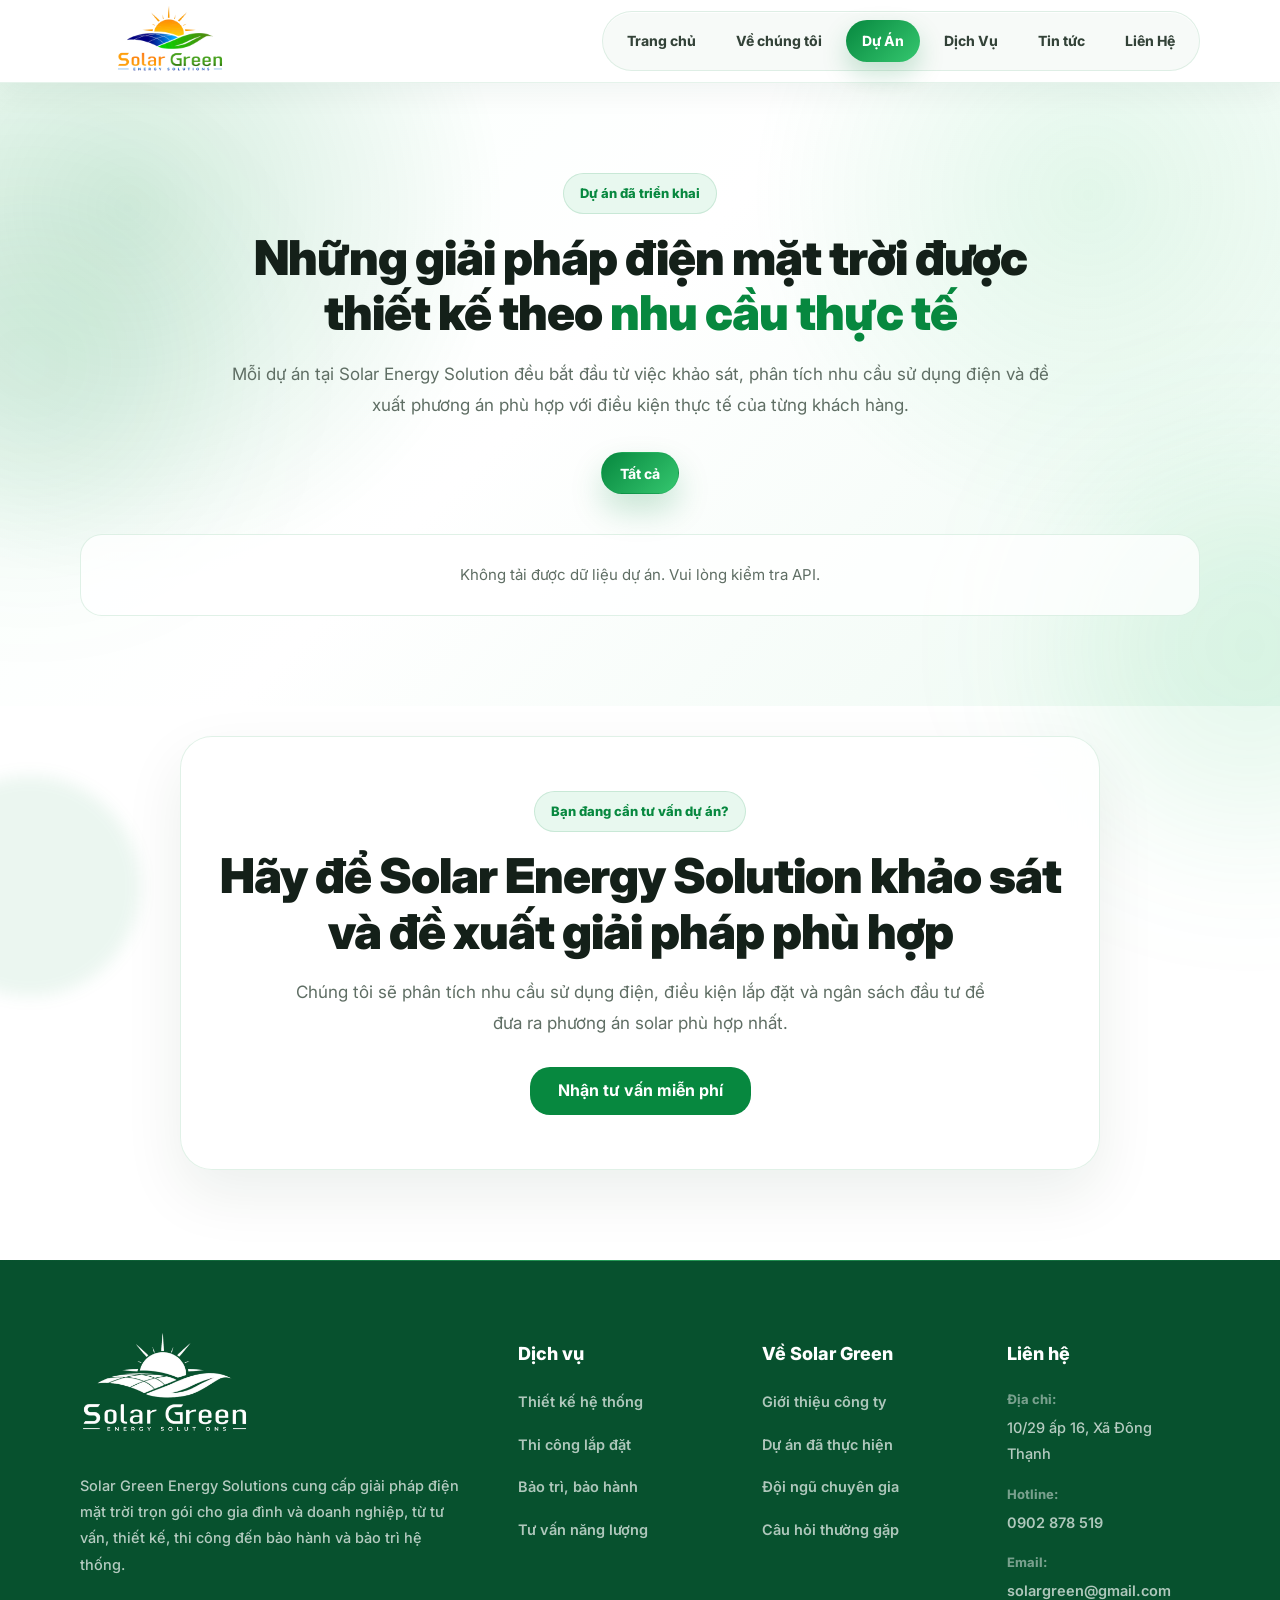
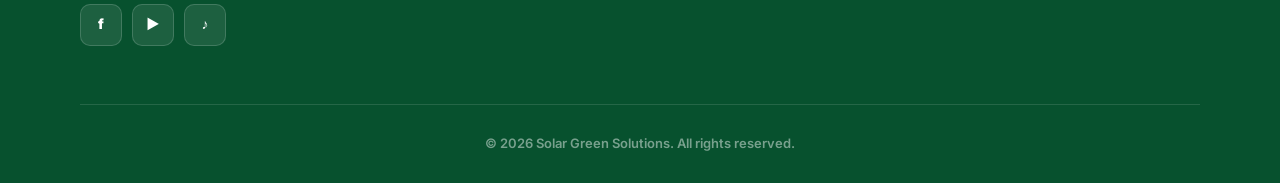
<file: projects.html>
<!doctype html>
<html lang="vi">
  <head>
    <meta charset="UTF-8" />
    <meta name="viewport" content="width=device-width, initial-scale=1.0" />

    <title>
      Lắp Đặt Solar Trọn Gói | Solar Green Energy Solutions - Tiết Kiệm Điện Tới
      70%
    </title>

    <meta
      name="description"
      content="Solar Green Energy Solutions cung cấp giải pháp lắp đặt điện mặt trời trọn gói cho gia đình và doanh nghiệp: tư vấn, thiết kế, thi công, bảo trì và bảo hành chuyên nghiệp."
    />
    <meta
      name="keywords"
      content="lắp đặt solar, điện mặt trời, solar gia đình, solar doanh nghiệp, thi công điện mặt trời, Solar Green Energy Solutions"
    />
    <meta name="robots" content="index, follow" />
    <meta name="author" content="Solar Green Energy Solutions" />

    <meta
      property="og:title"
      content="Lắp Đặt Solar Trọn Gói - Solar Green Energy Solutions"
    />
    <meta
      property="og:description"
      content="Giải pháp điện mặt trời trọn gói giúp tiết kiệm chi phí điện, vận hành ổn định và bảo vệ môi trường."
    />
    <meta property="og:type" content="website" />
    <meta property="og:image" content="images/solar-og.jpg" />
    <meta property="og:url" content="https://yourdomain.com/" />

    <link rel="canonical" href="https://yourdomain.com/" />
    <link
      rel="apple-touch-icon"
      sizes="180x180"
      href="/favicon/apple-touch-icon.png"
    />
    <link
      rel="icon"
      type="image/png"
      sizes="32x32"
      href="/favicon/favicon-32x32.png"
    />
    <link
      rel="icon"
      type="image/png"
      sizes="16x16"
      href="/favicon/favicon-16x16.png"
    />
    <link rel="preconnect" href="https://fonts.googleapis.com" />
    <link rel="preconnect" href="https://fonts.gstatic.com" crossorigin />
    <link
      href="https://fonts.googleapis.com/css2?family=Inter:wght@400;500;600;700;800;900&display=swap"
      rel="stylesheet"
    />
    <link rel="stylesheet" href="./css/project.css" />
    <link rel="stylesheet" href="./css/components.css" />
    <link rel="stylesheet" href="./css/header.css" />
    <link rel="stylesheet" href="./css/footer.css" />
  </head>
  <body>
    <header class="site-header">
      <div class="container header-inner">
        <a
          href="index.html"
          class="logo"
          aria-label="Solar Green Energy Solutions"
        >
          <img
            src="./img/logosolar.png"
            alt="Logo Solar Green Energy Solutions"
            width="180"
          />
        </a>
        <button class="menu-toggle" type="button" aria-label="Mở menu">
          <span></span>
          <span></span>
          <span></span>
        </button>

        <nav class="nav" aria-label="Menu chính">
          <a href="index.html">Trang chủ</a>
          <a href="about.html">Về chúng tôi</a>
          <a href="projects.html" class="active">Dự Án</a>
          <a href="services.html">Dịch Vụ</a>
          <a href="news.html">Tin tức</a>
          <a href="contact.html">Liên Hệ</a>
        </nav>
      </div>
    </header>
    <!--  Banner -->
    <!-- <section class="about-banner">
      <div class="about-banner-overlay"></div>

      <div class="container about-banner-content">
        <h1>Dự án</h1>

        <nav class="breadcrumb" aria-label="Breadcrumb">
          <a href="/">Trang chủ</a>
          <span>/</span>
          <span>Dự án</span>
        </nav>
      </div>
    </section> -->
    <main>
      <!-- Project Intro -->
      <section class="project-section">
        <div class="container">
          <div class="project-intro">
            <span class="project-label">Dự án đã triển khai</span>

            <h2>
              Những giải pháp điện mặt trời được thiết kế theo
              <span>nhu cầu thực tế</span>
            </h2>

            <p>
              Mỗi dự án tại Solar Energy Solution đều bắt đầu từ việc khảo sát,
              phân tích nhu cầu sử dụng điện và đề xuất phương án phù hợp với
              điều kiện thực tế của từng khách hàng.
            </p>
          </div>

          <!-- Filter -->
          <div id="projectFilter" class="project-filter">
            <button class="project-filter-btn active" data-filter="all">
              Tất cả
            </button>
          </div>

          <!-- Project Grid -->
          <div id="projectGrid" class="project-grid"></div>
        </div>
      </section>

      <!-- CTA -->
      <section class="project-cta-section">
        <div class="container">
          <div class="project-cta-card">
            <span class="project-label">Bạn đang cần tư vấn dự án?</span>

            <h2>
              Hãy để Solar Energy Solution khảo sát và đề xuất giải pháp phù hợp
            </h2>

            <p>
              Chúng tôi sẽ phân tích nhu cầu sử dụng điện, điều kiện lắp đặt và
              ngân sách đầu tư để đưa ra phương án solar phù hợp nhất.
            </p>

            <a href="contact.html" class="btn">Nhận tư vấn miễn phí</a>
          </div>
        </div>
      </section>
    </main>

    <footer class="footer">
      <div class="container">
        <div class="footer-grid">
          <div class="footer-brand">
            <a href="/" class="logo-ft" aria-label="Solar Green Solutions">
              <img
                src="./img/logowhite.png"
                alt="Solar Green Energy Solutions"
                width="170"
              />
            </a>

            <p class="footer-description">
              Solar Green Energy Solutions cung cấp giải pháp điện mặt trời trọn
              gói cho gia đình và doanh nghiệp, từ tư vấn, thiết kế, thi công
              đến bảo hành và bảo trì hệ thống.
            </p>

            <div class="socials" aria-label="Mạng xã hội">
              <a href="#" aria-label="Facebook">f</a>
              <a href="#" aria-label="YouTube">▶</a>
              <a href="#" aria-label="TikTok">♪</a>
            </div>
          </div>

          <div class="footer-column">
            <h4>Dịch vụ</h4>
            <ul>
              <li><a href="/services.html">Thiết kế hệ thống</a></li>
              <li><a href="/services.html">Thi công lắp đặt</a></li>
              <li><a href="/services.html">Bảo trì, bảo hành</a></li>
              <li><a href="/contact.html">Tư vấn năng lượng</a></li>
            </ul>
          </div>

          <div class="footer-column">
            <h4>Về Solar Green</h4>
            <ul>
              <li><a href="/about.html">Giới thiệu công ty</a></li>
              <li><a href="/projects.html">Dự án đã thực hiện</a></li>
              <li><a href="/#tai-sao">Đội ngũ chuyên gia</a></li>
              <li><a href="/#faq">Câu hỏi thường gặp</a></li>
            </ul>
          </div>

          <div class="footer-column footer-contact">
            <h4>Liên hệ</h4>

            <div class="footer-contact-item">
              <span>Địa chỉ:</span>
              <p>10/29 ấp 16, Xã Đông Thạnh</p>
            </div>

            <div class="footer-contact-item">
              <span>Hotline:</span>
              <a href="tel:0902878519">0902 878 519</a>
            </div>

            <div class="footer-contact-item">
              <span>Email:</span>
              <a href="mailto:solargreen@gmail.com">solargreen@gmail.com</a>
            </div>
          </div>
        </div>

        <div class="footer-bottom">
          <p>© 2026 Solar Green Solutions. All rights reserved.</p>
        </div>
      </div>
    </footer>
    <script src="./js/nav.js"></script>
    <script src="./js/project.js"></script>
  </body>
</html>
</file>
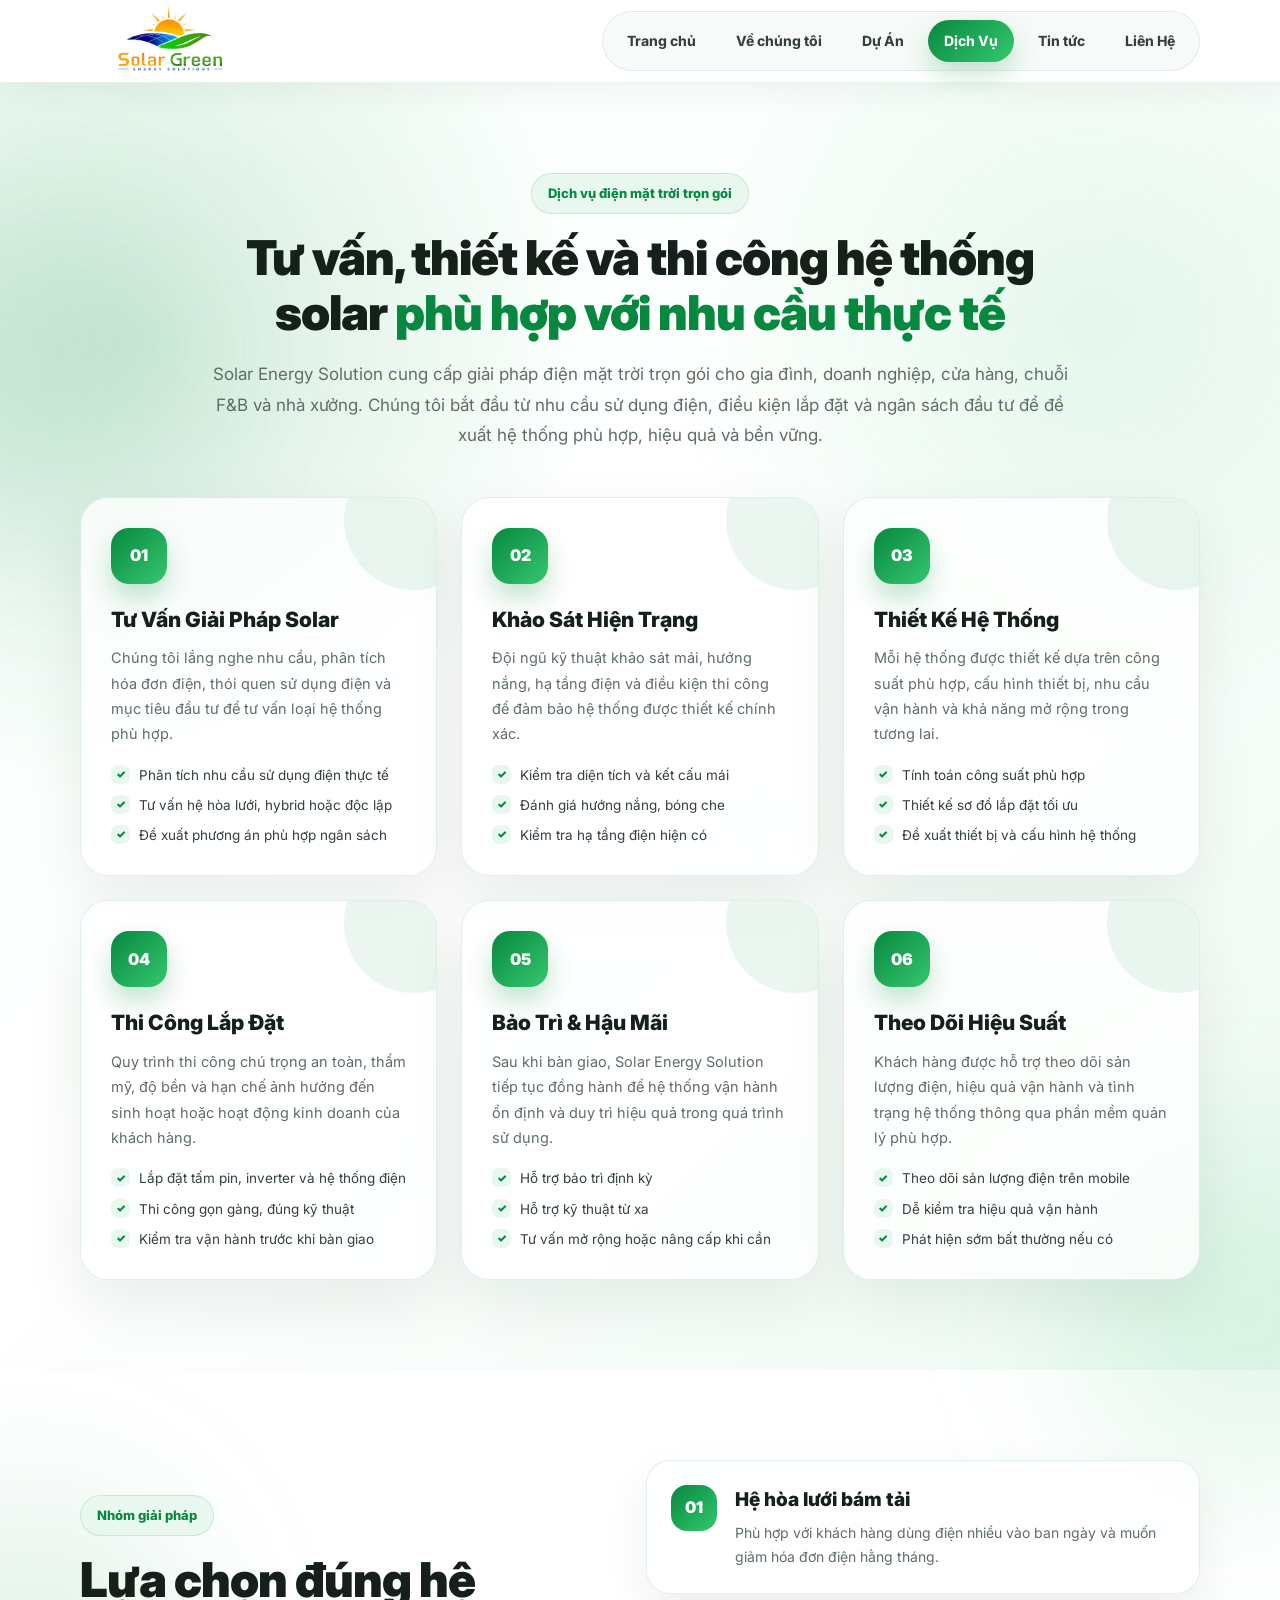
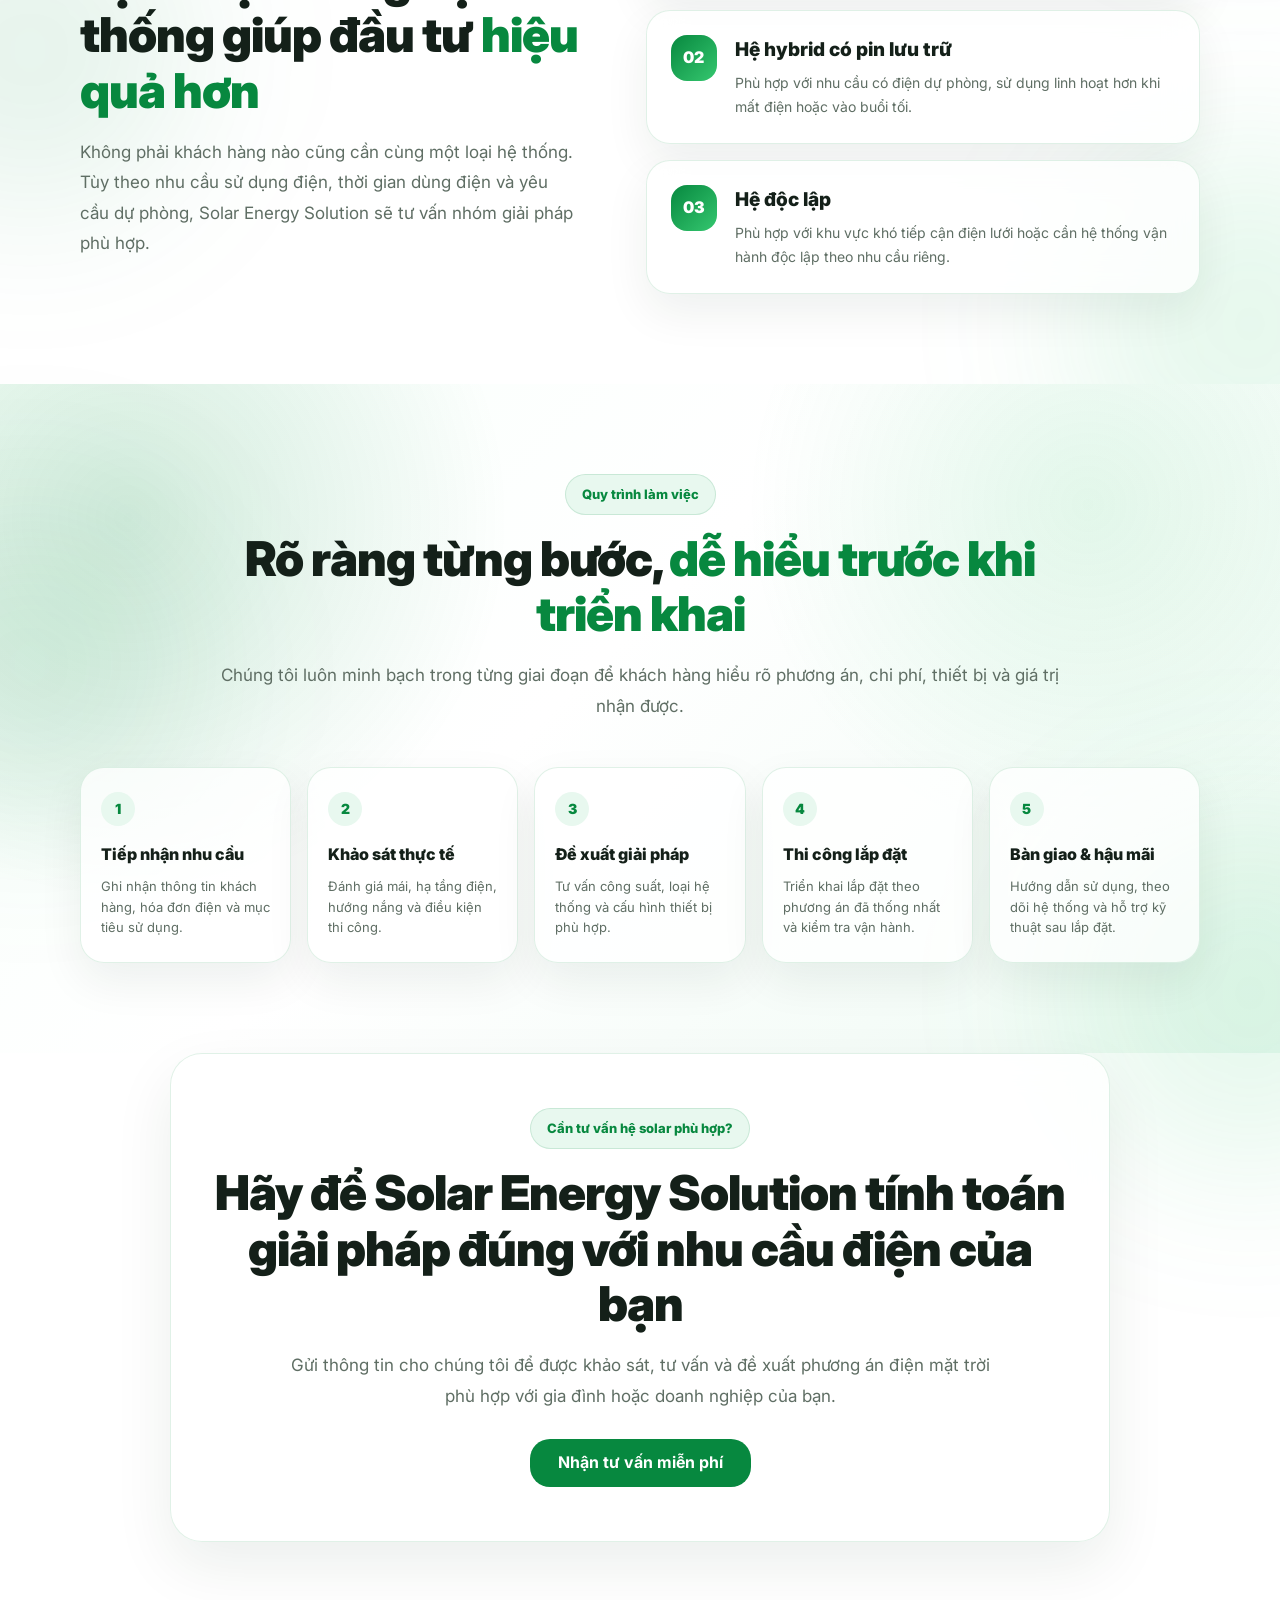
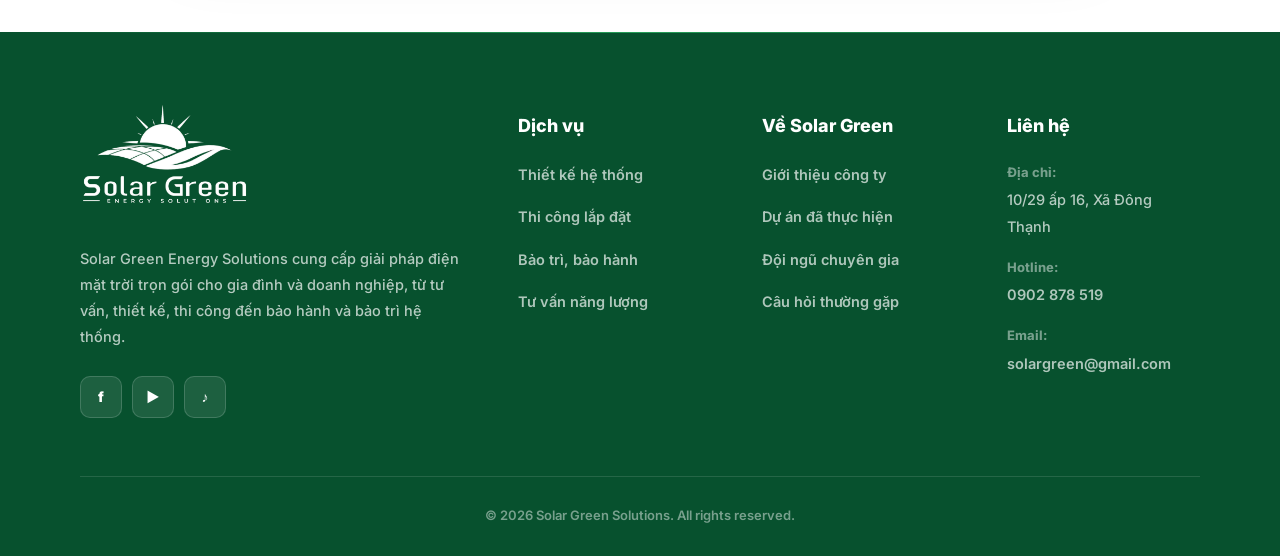
<file: services.html>
<!doctype html>
<html lang="vi">
  <head>
    <meta charset="UTF-8" />
    <meta name="viewport" content="width=device-width, initial-scale=1.0" />

    <title>
      Lắp Đặt Solar Trọn Gói | Solar Green Energy Solutions - Tiết Kiệm Điện Tới
      70%
    </title>

    <meta
      name="description"
      content="Solar Green Energy Solutions cung cấp giải pháp lắp đặt điện mặt trời trọn gói cho gia đình và doanh nghiệp: tư vấn, thiết kế, thi công, bảo trì và bảo hành chuyên nghiệp."
    />
    <meta
      name="keywords"
      content="lắp đặt solar, điện mặt trời, solar gia đình, solar doanh nghiệp, thi công điện mặt trời, Solar Green Energy Solutions"
    />
    <meta name="robots" content="index, follow" />
    <meta name="author" content="Solar Green Energy Solutions" />

    <meta
      property="og:title"
      content="Lắp Đặt Solar Trọn Gói - Solar Green Energy Solutions"
    />
    <meta
      property="og:description"
      content="Giải pháp điện mặt trời trọn gói giúp tiết kiệm chi phí điện, vận hành ổn định và bảo vệ môi trường."
    />
    <meta property="og:type" content="website" />
    <meta property="og:image" content="images/solar-og.jpg" />
    <meta property="og:url" content="https://yourdomain.com/" />

    <link rel="canonical" href="https://yourdomain.com/" />
    <link
      rel="apple-touch-icon"
      sizes="180x180"
      href="/favicon/apple-touch-icon.png"
    />
    <link
      rel="icon"
      type="image/png"
      sizes="32x32"
      href="/favicon/favicon-32x32.png"
    />
    <link
      rel="icon"
      type="image/png"
      sizes="16x16"
      href="/favicon/favicon-16x16.png"
    />
    <link rel="preconnect" href="https://fonts.googleapis.com" />
    <link rel="preconnect" href="https://fonts.gstatic.com" crossorigin />
    <link
      href="https://fonts.googleapis.com/css2?family=Inter:wght@400;500;600;700;800;900&display=swap"
      rel="stylesheet"
    />
    <link rel="stylesheet" href="./css/services.css" />
    <link rel="stylesheet" href="./css/components.css" />
    <link rel="stylesheet" href="./css/header.css" />
    <link rel="stylesheet" href="./css/footer.css" />
  </head>
  <body>
    <header class="site-header">
      <div class="container header-inner">
        <a
          href="index.html"
          class="logo"
          aria-label="Solar Green Energy Solutions"
        >
          <img
            src="./img/logosolar.png"
            alt="Logo Solar Green Energy Solutions"
            width="180"
          />
        </a>
        <button class="menu-toggle" type="button" aria-label="Mở menu">
          <span></span>
          <span></span>
          <span></span>
        </button>

        <nav class="nav" aria-label="Menu chính">
          <a href="index.html">Trang chủ</a>
          <a href="about.html">Về chúng tôi</a>
          <a href="projects.html">Dự Án</a>
          <a href="services.html" class="active">Dịch Vụ</a>
          <a href="news.html">Tin tức</a>
          <a href="contact.html">Liên Hệ</a>
        </nav>
      </div>
    </header>
    <!--  Banner -->
    <!-- <section class="about-banner">
      <div class="about-banner-overlay"></div>

      <div class="container about-banner-content">
        <h1>Dịch vụ</h1>

        <nav class="breadcrumb" aria-label="Breadcrumb">
          <a href="/">Trang chủ</a>
          <span>/</span>
          <span>Dịch vụ</span>
        </nav>
      </div>
    </section> -->
    <main>
      <!-- Service Intro -->
      <section class="service-page-section">
        <div class="container">
          <div class="service-page-intro">
            <span class="service-label">Dịch vụ điện mặt trời trọn gói</span>

            <h2>
              Tư vấn, thiết kế và thi công hệ thống solar
              <span>phù hợp với nhu cầu thực tế</span>
            </h2>

            <p>
              Solar Energy Solution cung cấp giải pháp điện mặt trời trọn gói
              cho gia đình, doanh nghiệp, cửa hàng, chuỗi F&B và nhà xưởng.
              Chúng tôi bắt đầu từ nhu cầu sử dụng điện, điều kiện lắp đặt và
              ngân sách đầu tư để đề xuất hệ thống phù hợp, hiệu quả và bền
              vững.
            </p>
          </div>

          <!-- Services Grid -->
          <div class="service-page-grid">
            <article class="service-page-card">
              <div class="service-card-icon">01</div>

              <h3>Tư Vấn Giải Pháp Solar</h3>

              <p>
                Chúng tôi lắng nghe nhu cầu, phân tích hóa đơn điện, thói quen
                sử dụng điện và mục tiêu đầu tư để tư vấn loại hệ thống phù hợp.
              </p>

              <ul>
                <li>Phân tích nhu cầu sử dụng điện thực tế</li>
                <li>Tư vấn hệ hòa lưới, hybrid hoặc độc lập</li>
                <li>Đề xuất phương án phù hợp ngân sách</li>
              </ul>
            </article>

            <article class="service-page-card">
              <div class="service-card-icon">02</div>

              <h3>Khảo Sát Hiện Trạng</h3>

              <p>
                Đội ngũ kỹ thuật khảo sát mái, hướng nắng, hạ tầng điện và điều
                kiện thi công để đảm bảo hệ thống được thiết kế chính xác.
              </p>

              <ul>
                <li>Kiểm tra diện tích và kết cấu mái</li>
                <li>Đánh giá hướng nắng, bóng che</li>
                <li>Kiểm tra hạ tầng điện hiện có</li>
              </ul>
            </article>

            <article class="service-page-card">
              <div class="service-card-icon">03</div>

              <h3>Thiết Kế Hệ Thống</h3>

              <p>
                Mỗi hệ thống được thiết kế dựa trên công suất phù hợp, cấu hình
                thiết bị, nhu cầu vận hành và khả năng mở rộng trong tương lai.
              </p>

              <ul>
                <li>Tính toán công suất phù hợp</li>
                <li>Thiết kế sơ đồ lắp đặt tối ưu</li>
                <li>Đề xuất thiết bị và cấu hình hệ thống</li>
              </ul>
            </article>

            <article class="service-page-card">
              <div class="service-card-icon">04</div>

              <h3>Thi Công Lắp Đặt</h3>

              <p>
                Quy trình thi công chú trọng an toàn, thẩm mỹ, độ bền và hạn chế
                ảnh hưởng đến sinh hoạt hoặc hoạt động kinh doanh của khách
                hàng.
              </p>

              <ul>
                <li>Lắp đặt tấm pin, inverter và hệ thống điện</li>
                <li>Thi công gọn gàng, đúng kỹ thuật</li>
                <li>Kiểm tra vận hành trước khi bàn giao</li>
              </ul>
            </article>

            <article class="service-page-card">
              <div class="service-card-icon">05</div>

              <h3>Bảo Trì & Hậu Mãi</h3>

              <p>
                Sau khi bàn giao, Solar Energy Solution tiếp tục đồng hành để hệ
                thống vận hành ổn định và duy trì hiệu quả trong quá trình sử
                dụng.
              </p>

              <ul>
                <li>Hỗ trợ bảo trì định kỳ</li>
                <li>Hỗ trợ kỹ thuật từ xa</li>
                <li>Tư vấn mở rộng hoặc nâng cấp khi cần</li>
              </ul>
            </article>

            <article class="service-page-card">
              <div class="service-card-icon">06</div>

              <h3>Theo Dõi Hiệu Suất</h3>

              <p>
                Khách hàng được hỗ trợ theo dõi sản lượng điện, hiệu quả vận
                hành và tình trạng hệ thống thông qua phần mềm quản lý phù hợp.
              </p>

              <ul>
                <li>Theo dõi sản lượng điện trên mobile</li>
                <li>Dễ kiểm tra hiệu quả vận hành</li>
                <li>Phát hiện sớm bất thường nếu có</li>
              </ul>
            </article>
          </div>
        </div>
      </section>

      <!-- Solution Types -->
      <section class="service-solution-section">
        <div class="container">
          <div class="solution-layout">
            <div class="solution-content">
              <span class="service-label">Nhóm giải pháp</span>

              <h2>
                Lựa chọn đúng hệ thống giúp đầu tư
                <span>hiệu quả hơn</span>
              </h2>

              <p>
                Không phải khách hàng nào cũng cần cùng một loại hệ thống. Tùy
                theo nhu cầu sử dụng điện, thời gian dùng điện và yêu cầu dự
                phòng, Solar Energy Solution sẽ tư vấn nhóm giải pháp phù hợp.
              </p>
            </div>

            <div class="solution-list">
              <div class="solution-item">
                <strong>01</strong>
                <div>
                  <h3>Hệ hòa lưới bám tải</h3>
                  <p>
                    Phù hợp với khách hàng dùng điện nhiều vào ban ngày và muốn
                    giảm hóa đơn điện hằng tháng.
                  </p>
                </div>
              </div>

              <div class="solution-item">
                <strong>02</strong>
                <div>
                  <h3>Hệ hybrid có pin lưu trữ</h3>
                  <p>
                    Phù hợp với nhu cầu có điện dự phòng, sử dụng linh hoạt hơn
                    khi mất điện hoặc vào buổi tối.
                  </p>
                </div>
              </div>

              <div class="solution-item">
                <strong>03</strong>
                <div>
                  <h3>Hệ độc lập</h3>
                  <p>
                    Phù hợp với khu vực khó tiếp cận điện lưới hoặc cần hệ thống
                    vận hành độc lập theo nhu cầu riêng.
                  </p>
                </div>
              </div>
            </div>
          </div>
        </div>
      </section>

      <!-- Process -->
      <section class="service-page-section">
        <div class="container">
          <div class="service-page-intro">
            <span class="service-label">Quy trình làm việc</span>

            <h2>
              Rõ ràng từng bước,
              <span>dễ hiểu trước khi triển khai</span>
            </h2>

            <p>
              Chúng tôi luôn minh bạch trong từng giai đoạn để khách hàng hiểu
              rõ phương án, chi phí, thiết bị và giá trị nhận được.
            </p>
          </div>

          <div class="service-process-grid">
            <article class="process-card">
              <span>1</span>
              <h3>Tiếp nhận nhu cầu</h3>
              <p>
                Ghi nhận thông tin khách hàng, hóa đơn điện và mục tiêu sử dụng.
              </p>
            </article>

            <article class="process-card">
              <span>2</span>
              <h3>Khảo sát thực tế</h3>
              <p>
                Đánh giá mái, hạ tầng điện, hướng nắng và điều kiện thi công.
              </p>
            </article>

            <article class="process-card">
              <span>3</span>
              <h3>Đề xuất giải pháp</h3>
              <p>
                Tư vấn công suất, loại hệ thống và cấu hình thiết bị phù hợp.
              </p>
            </article>

            <article class="process-card">
              <span>4</span>
              <h3>Thi công lắp đặt</h3>
              <p>
                Triển khai lắp đặt theo phương án đã thống nhất và kiểm tra vận
                hành.
              </p>
            </article>

            <article class="process-card">
              <span>5</span>
              <h3>Bàn giao & hậu mãi</h3>
              <p>
                Hướng dẫn sử dụng, theo dõi hệ thống và hỗ trợ kỹ thuật sau lắp
                đặt.
              </p>
            </article>
          </div>
        </div>
      </section>

      <!-- CTA -->
      <section class="service-cta-section">
        <div class="container">
          <div class="service-cta-card">
            <span class="service-label">Cần tư vấn hệ solar phù hợp?</span>

            <h2>
              Hãy để Solar Energy Solution tính toán giải pháp đúng với nhu cầu
              điện của bạn
            </h2>

            <p>
              Gửi thông tin cho chúng tôi để được khảo sát, tư vấn và đề xuất
              phương án điện mặt trời phù hợp với gia đình hoặc doanh nghiệp của
              bạn.
            </p>

            <a href="/contact.html" class="btn">Nhận tư vấn miễn phí</a>
          </div>
        </div>
      </section>
    </main>
    <footer class="footer">
      <div class="container">
        <div class="footer-grid">
          <div class="footer-brand">
            <a href="/" class="logo-ft" aria-label="Solar Green Solutions">
              <img
                src="./img/logowhite.png"
                alt="Solar Green Energy Solutions"
                width="170"
              />
            </a>

            <p class="footer-description">
              Solar Green Energy Solutions cung cấp giải pháp điện mặt trời trọn
              gói cho gia đình và doanh nghiệp, từ tư vấn, thiết kế, thi công
              đến bảo hành và bảo trì hệ thống.
            </p>

            <div class="socials" aria-label="Mạng xã hội">
              <a href="#" aria-label="Facebook">f</a>
              <a href="#" aria-label="YouTube">▶</a>
              <a href="#" aria-label="TikTok">♪</a>
            </div>
          </div>

          <div class="footer-column">
            <h4>Dịch vụ</h4>
            <ul>
              <li><a href="/services.html">Thiết kế hệ thống</a></li>
              <li><a href="/services.html">Thi công lắp đặt</a></li>
              <li><a href="/services.html">Bảo trì, bảo hành</a></li>
              <li><a href="/contact.html">Tư vấn năng lượng</a></li>
            </ul>
          </div>

          <div class="footer-column">
            <h4>Về Solar Green</h4>
            <ul>
              <li><a href="/about.html">Giới thiệu công ty</a></li>
              <li><a href="/projects.html">Dự án đã thực hiện</a></li>
              <li><a href="/#tai-sao">Đội ngũ chuyên gia</a></li>
              <li><a href="/#faq">Câu hỏi thường gặp</a></li>
            </ul>
          </div>

          <div class="footer-column footer-contact">
            <h4>Liên hệ</h4>

            <div class="footer-contact-item">
              <span>Địa chỉ:</span>
              <p>10/29 ấp 16, Xã Đông Thạnh</p>
            </div>

            <div class="footer-contact-item">
              <span>Hotline:</span>
              <a href="tel:0902878519">0902 878 519</a>
            </div>

            <div class="footer-contact-item">
              <span>Email:</span>
              <a href="mailto:solargreen@gmail.com">solargreen@gmail.com</a>
            </div>
          </div>
        </div>

        <div class="footer-bottom">
          <p>© 2026 Solar Green Solutions. All rights reserved.</p>
        </div>
      </div>
    </footer>
    <script src="./js/nav.js"></script>
  </body>
</html>
</file>
<file: css/style.css>
/* ================================
   HOME FINAL - MATCH STYLE MẪU
   ================================ */

/* Common Section */
.home-hero,
.home-section {
  position: relative;
  overflow: hidden;
}

.home-section {
  padding: 90px 0;
  background:
    radial-gradient(circle at top left, rgba(7, 136, 63, 0.1), transparent 32%),
    radial-gradient(
      circle at bottom right,
      rgba(53, 199, 111, 0.09),
      transparent 28%
    ),
    linear-gradient(180deg, #ffffff 0%, #f6faf7 100%);
}

.home-soft-section {
  background:
    radial-gradient(circle at 12% 18%, rgba(7, 136, 63, 0.12), transparent 30%),
    radial-gradient(
      circle at 88% 70%,
      rgba(53, 199, 111, 0.1),
      transparent 28%
    ),
    linear-gradient(180deg, #f8fbf9 0%, #ffffff 100%);
}

.home-section::before {
  content: "";
  position: absolute;
  left: -120px;
  top: 80px;
  width: 260px;
  height: 260px;
  border-radius: 50%;
  background: rgba(7, 136, 63, 0.08);
  filter: blur(10px);
}

.home-section::after {
  content: "";
  position: absolute;
  right: -140px;
  bottom: -100px;
  width: 320px;
  height: 320px;
  border-radius: 50%;
  background: rgba(53, 199, 111, 0.1);
  filter: blur(12px);
}

.home-section .container,
.home-hero .container {
  position: relative;
  z-index: 2;
}

/* Section Title */
.home-section-title {
  max-width: 860px;
  margin: 0 auto 46px;
  text-align: center;
}

.home-section-title span,
.home-badge,
.home-label {
  display: inline-flex;
  align-items: center;
  gap: 9px;
  width: fit-content;
  margin-bottom: 18px;
  padding: 10px 18px;
  border-radius: 999px;
  background: rgba(232, 248, 239, 0.9);
  color: #07883f;
  border: 1px solid rgba(7, 136, 63, 0.16);
  font-size: 13px;
  font-weight: 850;
  box-shadow: 0 10px 25px rgba(7, 136, 63, 0.08);
}

.home-section-title h2 {
  margin-bottom: 16px;
  color: #17231b;
  font-size: clamp(32px, 4vw, 46px);
  line-height: 1.18;
  font-weight: 850;
  letter-spacing: -0.8px;
}

.home-section-title h2 strong {
  color: #07883f;
}

.home-section-title p {
  max-width: 720px;
  margin: 0 auto;
  color: #68746c;
  font-size: 16px;
  line-height: 1.75;
}

/* ================================
   HERO
   ================================ */

.home-hero {
  min-height: 720px;
  padding: 110px 0 96px;
  display: flex;
  align-items: center;
  background:
    radial-gradient(circle at 10% 20%, rgba(7, 136, 63, 0.16), transparent 30%),
    radial-gradient(
      circle at 85% 18%,
      rgba(53, 199, 111, 0.12),
      transparent 28%
    ),
    linear-gradient(135deg, #f8fffb 0%, #ffffff 45%, #eefaf3 100%);
}

.home-hero::before {
  content: "";
  position: absolute;
  right: -180px;
  top: -160px;
  width: 520px;
  height: 520px;
  border-radius: 50%;
  background: rgba(7, 136, 63, 0.09);
  filter: blur(4px);
}

.home-hero-grid {
  display: grid;
  grid-template-columns: 1fr 0.82fr;
  gap: 54px;
  align-items: center;
}

.home-hero-content {
  max-width: 650px;
}

.home-badge::before {
  content: "";
  width: 9px;
  height: 9px;
  border-radius: 50%;
  background: linear-gradient(135deg, #07883f, #35c76f);
  box-shadow: 0 0 0 5px rgba(7, 136, 63, 0.12);
}

.home-hero h1 {
  margin-bottom: 45px;
  color: #142019;
  font-size: clamp(42px, 5vw, 54px);
  line-height: 1.18;
  font-weight: 900;
  letter-spacing: -1.2px;
}

.home-hero h1 span {
  color: #07883f;
}

.home-hero-lead {
  max-width: 600px;
  margin-bottom: 14px;
  color: #24352a;
  font-size: 19px;
  line-height: 1.65;
  font-weight: 750;
}

.home-hero-desc {
  max-width: 620px;
  margin-bottom: 45px;
  color: #64746a;
  font-size: 16px;
  line-height: 1.8;
}

.home-hero-actions {
  display: flex;
  flex-wrap: wrap;
  gap: 14px;
}

.btn {
  display: inline-flex;
  align-items: center;
  justify-content: center;
  min-height: 56px;
  padding: 0 30px;
  border-radius: 30px !important;
  border: none;
  background: linear-gradient(135deg, #07883f, #35c76f);
  color: #ffffff;
  font-size: 15px;
  font-weight: 850;
  box-shadow: 0 18px 36px rgba(7, 136, 63, 0.28);
  transition:
    transform 0.25s ease,
    box-shadow 0.25s ease,
    filter 0.25s ease;
}

.btn:hover {
  transform: translateY(-3px);
  box-shadow: 0 24px 46px rgba(7, 136, 63, 0.34);
  filter: brightness(1.04);
}

.btn-light {
  background: rgba(255, 255, 255, 0.88);
  color: #07883f;
  border: 1px solid rgba(7, 136, 63, 0.16);
  box-shadow: 0 14px 32px rgba(18, 45, 30, 0.06);
}

.home-hero-image {
  position: relative;
  min-height: 470px;
  display: flex;
  align-items: center;
  justify-content: center;
}

.home-hero-image::before {
  content: "";
  position: absolute;
  inset: 42px 16px 10px 54px;
  border-radius: 38px;
  background: linear-gradient(
    135deg,
    rgba(7, 136, 63, 0.18),
    rgba(53, 199, 111, 0.04)
  );
  transform: rotate(-3deg);
  z-index: 0;
}

.home-hero-image img {
  position: relative;
  z-index: 2;
  width: 100%;
  height: 470px;
  object-fit: cover;
  border-radius: 36px;
  border: 1px solid rgba(255, 255, 255, 0.78);
  box-shadow: 0 32px 85px rgba(18, 45, 30, 0.2);
  transform: perspective(1000px) rotateY(-4deg) rotateX(2deg);
  transition:
    transform 0.35s ease,
    box-shadow 0.35s ease;
}

.home-hero-image:hover img {
  transform: perspective(1000px) rotateY(0deg) rotateX(0deg) translateY(-8px);
  box-shadow: 0 42px 100px rgba(18, 45, 30, 0.25);
}

.home-hero-card {
  position: absolute;
  left: 36px;
  bottom: 38px;
  z-index: 4;
  padding: 12px 18px;
  border-radius: 999px;
  background: rgba(255, 255, 255, 0.88);
  color: #07883f;
  box-shadow: 0 16px 36px rgba(18, 45, 30, 0.14);
  backdrop-filter: blur(14px);
}

.home-hero-card strong {
  display: block;
  color: #07883f;
  font-size: 13px;
  font-weight: 850;
  line-height: 1.2;
}

.home-hero-card span {
  color: #5f6e64;
  font-size: 12px;
  font-weight: 650;
}

/* ================================
   CARD GRID COMMON
   ================================ */

.home-service-grid,
.home-problem-grid,
.home-audience-grid,
.home-news-grid {
  display: grid;
  grid-template-columns: repeat(3, 1fr);
  gap: 24px;
}

.home-service-card,
.home-problem-card,
.home-audience-card,
.home-news-card,
.home-final-cta-card {
  position: relative;
  background: rgba(255, 255, 255, 0.88);
  border: 1px solid rgba(7, 136, 63, 0.12);
  box-shadow: 0 18px 45px rgba(18, 45, 30, 0.08);
  overflow: hidden;
  transition:
    transform 0.28s ease,
    box-shadow 0.28s ease,
    border-color 0.28s ease;
}

.home-service-card:hover,
.home-problem-card:hover,
.home-audience-card:hover,
.home-news-card:hover {
  transform: translateY(-8px);
  border-color: rgba(7, 136, 63, 0.34);
  box-shadow: 0 28px 65px rgba(18, 45, 30, 0.14);
}

.home-service-card::before,
.home-problem-card::before,
.home-audience-card::before,
.home-news-card::before {
  content: "";
  position: absolute;
  inset: 0;
  background: linear-gradient(135deg, rgba(7, 136, 63, 0.09), transparent 42%);
  opacity: 0;
  transition: opacity 0.28s ease;
  pointer-events: none;
}

.home-service-card:hover::before,
.home-problem-card:hover::before,
.home-audience-card:hover::before,
.home-news-card:hover::before {
  opacity: 1;
}

/* Service + Problem Cards */
.home-service-card,
.home-problem-card {
  min-height: 280px;
  padding: 34px 28px 30px;
  border-radius: 24px;
}

.home-icon {
  position: relative;
  z-index: 2;
  width: 58px;
  height: 58px;
  margin-bottom: 24px;
  border-radius: 18px;
  display: grid;
  place-items: center;
  background: linear-gradient(135deg, #07883f, #35c76f);
  color: #ffffff;
  font-size: 18px;
  font-weight: 900;
  box-shadow: 0 14px 26px rgba(7, 136, 63, 0.25);
}

.home-icon::before {
  content: "";
  position: absolute;
  inset: -8px;
  border-radius: 22px;
  background: rgba(7, 136, 63, 0.1);
  z-index: -1;
}

.home-service-card h3,
.home-problem-card h3,
.home-audience-card h3,
.home-news-card h3 {
  position: relative;
  z-index: 2;
  margin-bottom: 12px;
  color: #17231b;
  font-size: 20px;
  line-height: 1.3;
  font-weight: 800;
  letter-spacing: -0.2px;
}

.home-service-card h3::after,
.home-problem-card h3::after {
  content: "";
  display: block;
  width: 38px;
  height: 3px;
  margin-top: 12px;
  border-radius: 999px;
  background: linear-gradient(90deg, #07883f, transparent);
}

.home-service-card p,
.home-problem-card p,
.home-audience-card p,
.home-news-card p {
  position: relative;
  z-index: 2;
  color: #637067;
  font-size: 15px;
  line-height: 1.75;
}

/* Audience + News Cards */
.home-audience-card,
.home-news-card {
  border-radius: 24px;
}

.home-audience-card img,
.home-news-card img {
  width: 100%;
  height: 220px;
  object-fit: cover;
  transition: transform 0.35s ease;
}

.home-audience-card:hover img,
.home-news-card:hover img {
  transform: scale(1.06);
}

.home-audience-card div,
.home-news-card div {
  position: relative;
  z-index: 2;
  padding: 24px;
}

.home-audience-card span,
.home-news-card span {
  display: inline-flex;
  margin-bottom: 10px;
  color: #07883f;
  font-size: 12.5px;
  font-weight: 850;
}

/* ================================
   WHY CHOOSE
   ================================ */

.home-why-grid {
  position: relative;
  z-index: 2;
  display: grid;
  grid-template-columns: 1.05fr 0.95fr;
  gap: 64px;
  align-items: center;
}

.home-why-content {
  position: relative;
  padding: 38px;
  border-radius: 28px;
  background: rgba(255, 255, 255, 0.82);
  border: 1px solid rgba(7, 136, 63, 0.12);
  box-shadow: 0 24px 60px rgba(18, 45, 30, 0.08);
  backdrop-filter: blur(14px);
}

.home-why-content::before {
  content: "";
  position: absolute;
  inset: 0;
  border-radius: 28px;
  background: linear-gradient(135deg, rgba(7, 136, 63, 0.08), transparent 42%);
  pointer-events: none;
}

.home-why-content h2,
.home-why-content p,
.home-check-list,
.home-why-content .home-label {
  position: relative;
  z-index: 2;
}

.home-why-content h2 {
  margin-bottom: 18px;
  color: #17231b;
  font-size: 37px;
  line-height: 1.3;
  font-weight: 850;
  letter-spacing: -0.8px;
}

.home-why-content h2::before {
  content: "";
  display: block;
  width: 54px;
  height: 5px;
  margin-bottom: 18px;
  border-radius: 999px;
  background: linear-gradient(90deg, #07883f, #35c76f);
}

.home-why-content h2 strong {
  color: #07883f;
}

.home-why-content p {
  max-width: 650px;
  margin-bottom: 28px;
  color: #5f6e64;
  font-size: 16px;
  line-height: 1.8;
}

.home-check-list {
  display: grid;
  gap: 12px;
  list-style: none;
  margin: 0;
  padding: 0;
}

.home-check-list li {
  position: relative;
  display: flex;
  align-items: flex-start;
  gap: 12px;
  padding: 15px 16px;
  border-radius: 16px;
  background: rgba(247, 252, 249, 0.94);
  border: 1px solid rgba(7, 136, 63, 0.1);
  color: #334238;
  font-size: 15px;
  line-height: 1.55;
  box-shadow: 0 10px 24px rgba(18, 45, 30, 0.04);
  transition:
    transform 0.25s ease,
    border-color 0.25s ease,
    background 0.25s ease,
    box-shadow 0.25s ease;
}

.home-check-list li:hover {
  transform: translateX(6px);
  border-color: rgba(7, 136, 63, 0.28);
  background: #ffffff;
  box-shadow: 0 14px 32px rgba(18, 45, 30, 0.08);
}

.home-check-list li::before {
  content: "✓";
  width: 26px;
  height: 26px;
  flex: 0 0 26px;
  margin-top: 1px;
  border-radius: 9px;
  display: grid;
  place-items: center;
  background: linear-gradient(135deg, #07883f, #35c76f);
  color: #ffffff;
  font-size: 14px;
  font-weight: 900;
  box-shadow: 0 8px 18px rgba(7, 136, 63, 0.22);
}

.home-why-image {
  position: relative;
}

.home-why-image::before {
  content: "";
  position: absolute;
  inset: 28px -18px -18px 28px;
  border-radius: 30px;
  background: linear-gradient(
    135deg,
    rgba(7, 136, 63, 0.16),
    rgba(53, 199, 111, 0.04)
  );
  z-index: 0;
}

.home-why-image::after {
  content: "Solar Solution";
  position: absolute;
  left: 22px;
  bottom: 22px;
  z-index: 3;
  padding: 10px 16px;
  border-radius: 999px;
  background: rgba(255, 255, 255, 0.86);
  color: #07883f;
  font-size: 13px;
  font-weight: 800;
  box-shadow: 0 12px 28px rgba(18, 45, 30, 0.12);
  backdrop-filter: blur(12px);
}

.home-why-image img {
  position: relative;
  z-index: 2;
  width: 100%;
  aspect-ratio: 4 / 3;
  object-fit: cover;
  border-radius: 30px;
  border: 1px solid rgba(255, 255, 255, 0.7);
  box-shadow: 0 28px 70px rgba(18, 45, 30, 0.16);
  transition:
    transform 0.35s ease,
    box-shadow 0.35s ease;
}

.home-why-image:hover img {
  transform: translateY(-8px) scale(1.015);
  box-shadow: 0 36px 85px rgba(18, 45, 30, 0.2);
}

/* ================================
   FAQ
   ================================ */

.home-faq-wrap {
  max-width: 980px;
  margin: 0 auto;
  display: grid;
  gap: 16px;
}

.faq-item {
  position: relative;
  background: rgba(255, 255, 255, 0.92);
  border: 1px solid rgba(7, 136, 63, 0.12);
  border-radius: 18px;
  box-shadow: 0 14px 38px rgba(18, 45, 30, 0.08);
  overflow: hidden;
  transition:
    transform 0.25s ease,
    box-shadow 0.25s ease,
    border-color 0.25s ease;
}

.faq-item:hover {
  transform: translateY(-3px);
  border-color: rgba(7, 136, 63, 0.28);
  box-shadow: 0 20px 48px rgba(18, 45, 30, 0.12);
}

.faq-question {
  width: 100%;
  border: none;
  outline: none;
  background: transparent;
  padding: 22px 24px;
  display: flex;
  align-items: center;
  justify-content: flex-start;
  gap: 18px;
  cursor: pointer;
  text-align: left;
  color: #1d2a21;
  font-size: 16px;
  font-weight: 750;
  line-height: 1.45;
}

.faq-question::before {
  content: "?";
  width: 34px;
  height: 34px;
  flex: 0 0 34px;
  border-radius: 12px;
  display: grid;
  place-items: center;
  background: linear-gradient(135deg, #07883f, #35c76f);
  color: #ffffff;
  font-size: 15px;
  font-weight: 900;
  box-shadow: 0 8px 18px rgba(7, 136, 63, 0.22);
}

.faq-question span {
  margin-left: auto;
  width: 34px;
  height: 34px;
  flex: 0 0 34px;
  border-radius: 50%;
  display: grid;
  place-items: center;
  background: #eef8f2;
  color: #07883f;
  font-size: 20px;
  font-weight: 800;
  transition:
    transform 0.25s ease,
    background 0.25s ease,
    color 0.25s ease;
}

.faq-answer {
  max-height: 0;
  overflow: hidden;
  background: linear-gradient(180deg, rgba(248, 252, 249, 0.8), #ffffff);
  transition: max-height 0.35s ease;
}

.faq-answer p {
  padding: 0 24px 24px 72px;
  color: #5c6b61;
  font-size: 15px;
  line-height: 1.75;
}

.faq-item.active {
  border-color: rgba(7, 136, 63, 0.38);
  box-shadow: 0 22px 55px rgba(7, 136, 63, 0.14);
}

.faq-item.active .faq-question {
  color: #07883f;
}

.faq-item.active .faq-question span {
  transform: rotate(180deg);
  background: #07883f;
  color: #ffffff;
}

.faq-item.active .faq-answer {
  max-height: 240px;
}

/* ================================
   CTA
   ================================ */

.home-final-cta-section {
  padding-bottom: 110px;
}

.home-final-cta-card {
  max-width: 940px;
  margin: 0 auto;
  padding: 56px 36px;
  border-radius: 32px;
  text-align: center;
  background: rgba(255, 255, 255, 0.88);
  border: 1px solid rgba(7, 136, 63, 0.12);
  box-shadow: 0 24px 60px rgba(18, 45, 30, 0.08);
}

.home-final-cta-card .home-label {
  margin-left: auto;
  margin-right: auto;
}

.home-final-cta-card h2 {
  max-width: 780px;
  margin: 0 auto 18px;
  color: #17231b;
  font-size: clamp(32px, 4vw, 46px);
  line-height: 1.18;
  font-weight: 850;
  letter-spacing: -0.8px;
}

.home-final-cta-card p {
  max-width: 760px;
  margin: 0 auto 30px;
  color: #637067;
  font-size: 16px;
  line-height: 1.75;
}

.home-final-cta-actions {
  display: flex;
  justify-content: center;
  flex-wrap: wrap;
  gap: 14px;
}

/* Read more */
.read-more-link {
  display: inline-flex;
  align-items: center;
  width: fit-content;
  margin-top: 14px;
  color: #07883f;
  font-size: 14px;
  font-weight: 800;
  transition: color 0.25s ease;
}

.read-more-link::after {
  content: "→";
  margin-left: 8px;
  font-size: 17px;
  transition: transform 0.25s ease;
}

.read-more-link:hover {
  color: #056b32;
}

.read-more-link:hover::after {
  transform: translateX(4px);
}

/* ================================
   RESPONSIVE
   ================================ */

@media (max-width: 992px) {
  .home-hero {
    min-height: auto;
    padding: 82px 0 78px;
  }
  .home-hero::before {
    display: none;
  }

  .home-section {
    padding: 72px 0;
  }

  .home-hero-grid,
  .home-why-grid {
    grid-template-columns: 1fr;
    gap: 46px;
  }

  .home-hero-content {
    max-width: 760px;
    margin: 0 auto;
  }

  .home-service-grid,
  .home-problem-grid,
  .home-audience-grid,
  .home-news-grid {
    grid-template-columns: 1fr;
    max-width: 620px;
    margin: 0 auto;
  }

  .home-service-card,
  .home-problem-card {
    min-height: auto;
  }

  .home-why-content {
    padding: 30px;
  }

  .home-why-image {
    max-width: 680px;
    margin: 0 auto;
  }

  .home-hero-image {
    min-height: auto;
    max-width: 760px;
    margin: 0 auto;
  }

  .home-hero-image img {
    height: 430px;
    transform: none;
  }

  .home-hero-image:hover img {
    transform: translateY(-6px);
  }
}

@media (max-width: 576px) {
  .home-hero {
    padding: 64px 0 66px;
  }

  .home-section {
    padding: 64px 0;
  }

  .home-section-title {
    margin-bottom: 32px;
    text-align: left;
  }

  .home-section-title h2,
  .home-why-content h2,
  .home-final-cta-card h2 {
    font-size: 30px;
  }

  .home-section-title p,
  .home-service-card p,
  .home-problem-card p,
  .home-audience-card p,
  .home-news-card p,
  .home-why-content p,
  .home-final-cta-card p {
    font-size: 14px;
  }

  .home-hero h1 {
    font-size: 33px;
    line-height: 1.25;
    letter-spacing: -1.2px;
  }

  .home-hero-lead {
    font-size: 16px;
  }

  .home-hero-desc {
    font-size: 14px;
    line-height: 1.75;
  }

  .home-hero-actions,
  .home-final-cta-actions {
    flex-direction: column;
  }

  .home-hero-actions .btn,
  .home-final-cta-actions .btn {
    width: 100%;
    min-height: 52px;
  }

  .home-service-card,
  .home-problem-card {
    padding: 28px 22px;
    border-radius: 20px;
  }

  .home-icon {
    width: 52px;
    height: 52px;
    border-radius: 16px;
    font-size: 16px;
  }

  .home-audience-card,
  .home-news-card {
    border-radius: 20px;
  }

  .home-audience-card img,
  .home-news-card img {
    height: 210px;
  }

  .home-audience-card div,
  .home-news-card div {
    padding: 22px;
  }

  .home-why-content {
    padding: 24px;
    border-radius: 22px;
  }

  .home-why-content::before {
    border-radius: 22px;
  }

  .home-check-list li {
    padding: 13px 14px;
    font-size: 14px;
    border-radius: 14px;
  }

  .home-check-list li:hover {
    transform: translateX(0);
  }

  .home-why-image::before {
    inset: 18px -10px -10px 18px;
    border-radius: 24px;
  }

  .home-why-image::after {
    left: 14px;
    bottom: 14px;
    font-size: 12px;
    padding: 8px 13px;
  }

  .home-why-image img,
  .home-hero-image img {
    height: 300px;
    border-radius: 26px;
  }

  .home-hero-image::before {
    inset: 24px 0 0 20px;
    border-radius: 28px;
  }

  .home-hero-card {
    left: 16px;
    bottom: 18px;
    padding: 8px 13px;
  }

  .faq-question {
    padding: 18px 16px;
    gap: 12px;
    font-size: 15px;
  }

  .faq-question::before,
  .faq-question span {
    width: 30px;
    height: 30px;
    flex-basis: 30px;
  }

  .faq-answer p {
    padding: 0 16px 20px 58px;
    font-size: 14px;
  }

  .home-final-cta-card {
    padding: 34px 24px;
    border-radius: 24px;
    text-align: left;
  }

  .home-final-cta-card .home-label {
    margin-left: 0;
    margin-right: 0;
  }
}

/* ===== HOME NEWS SKELETON ===== */
.skeleton {
  position: relative;
  display: block;
  overflow: hidden;
  background: #eef2ef;
}

.skeleton::after {
  content: "";
  position: absolute;
  inset: 0;
  transform: translateX(-100%);
  background: linear-gradient(
    90deg,
    transparent,
    rgba(255, 255, 255, 0.65),
    transparent
  );
  animation: home-news-skeleton-loading 1.25s infinite;
}

@keyframes home-news-skeleton-loading {
  100% {
    transform: translateX(100%);
  }
}

.home-news-skeleton {
  border-radius: 24px;
  pointer-events: none;
}

.home-news-skeleton-image {
  width: 100%;
  height: 220px;
}

.home-news-skeleton div {
  padding: 24px;
}

.home-news-skeleton .skeleton-meta {
  width: 42%;
  height: 13px;
  margin-bottom: 14px;
  border-radius: 999px;
}

.home-news-skeleton .skeleton-title {
  height: 20px;
  margin-bottom: 10px;
  border-radius: 999px;
}

.home-news-skeleton .skeleton-title.long {
  width: 90%;
}

.home-news-skeleton .skeleton-title.medium {
  width: 68%;
}

.home-news-skeleton .skeleton-line {
  height: 11px;
  margin-bottom: 9px;
  border-radius: 999px;
}

.home-news-skeleton .skeleton-line.full {
  width: 100%;
}

.home-news-skeleton .skeleton-line.long {
  width: 86%;
}

.home-news-skeleton .skeleton-line.medium {
  width: 64%;
}

.home-news-skeleton .skeleton-readmore {
  width: 86px;
  height: 14px;
  margin-top: 16px;
  border-radius: 999px;
}

.home-news-card h3 a {
  color: inherit;
  text-decoration: none;
}

.home-news-card h3 a:hover {
  color: #07883f;
}

.home-news-card > a {
  display: block;
  overflow: hidden;
}

.home-news-empty {
  grid-column: 1 / -1;
  padding: 24px;
  border-radius: 20px;
  background: rgba(255, 255, 255, 0.88);
  border: 1px solid rgba(7, 136, 63, 0.12);
  color: #637067;
  text-align: center;
}

@media (max-width: 576px) {
  .home-news-skeleton-image {
    height: 220px;
  }

  .home-news-skeleton div {
    padding: 22px;
  }

  .home-news-skeleton .skeleton-title {
    height: 18px;
  }

  .home-news-skeleton .skeleton-meta {
    width: 50%;
  }
}
</file>
<file: css/header.css>
/* Header - Web App Style */
.site-header {
  position: sticky;
  top: 0;
  z-index: 999;
  width: 100%;
  background: rgba(255, 255, 255, 1);
  border-bottom: 1px solid rgba(7, 136, 63, 0.1);
  backdrop-filter: blur(18px);
  -webkit-backdrop-filter: blur(18px);
  box-shadow: 0 10px 30px rgba(18, 45, 30, 0.05);
}

.header-inner {
  position: relative;
  height: 82px;
  display: flex;
  align-items: center;
  justify-content: space-between;
  gap: 32px;
}

/* Logo */
.logo {
  display: inline-flex;
  align-items: center;
  flex-shrink: 0;
  overflow: hidden;
  height: 70px;
}

.logo img {
  width: 180px;
  max-width: 100%;
  height: auto;
  display: block;
  object-fit: contain;
  transform: scale(0.6);
}

/* Desktop Navigation */
.nav {
  display: flex;
  align-items: center;
  gap: 8px;
  padding: 8px;
  border-radius: 999px;
  background: rgba(246, 250, 247, 0.85);
  border: 1px solid rgba(7, 136, 63, 0.1);
  box-shadow: inset 0 1px 0 rgba(255, 255, 255, 0.85);
}

.nav a {
  position: relative;
  display: inline-flex;
  align-items: center;
  justify-content: center;
  min-height: 42px;
  padding: 0 16px;
  border-radius: 999px;
  color: #334238;
  font-size: 14px;
  font-weight: 750;
  white-space: nowrap;
  transition:
    color 0.25s ease,
    background 0.25s ease,
    box-shadow 0.25s ease,
    transform 0.25s ease;
}

.nav a:hover {
  color: #07883f;
  background: #ffffff;
  box-shadow: 0 10px 24px rgba(18, 45, 30, 0.08);
  transform: translateY(-1px);
}

.nav a.active {
  color: #ffffff;
  background: linear-gradient(135deg, #07883f, #35c76f);
  box-shadow: 0 12px 26px rgba(7, 136, 63, 0.22);
}

/* Hamburger Button */
.menu-toggle {
  display: none;
  width: 46px;
  height: 46px;
  border: 1px solid rgba(7, 136, 63, 0.16);
  border-radius: 14px;
  background: #ffffff;
  cursor: pointer;
  align-items: center;
  justify-content: center;
  flex-direction: column;
  gap: 5px;
  box-shadow: 0 10px 24px rgba(18, 45, 30, 0.08);
  transition:
    transform 0.25s ease,
    box-shadow 0.25s ease,
    background 0.25s ease;
}

.menu-toggle span {
  width: 20px;
  height: 2px;
  border-radius: 999px;
  background: #07883f;
  transition:
    transform 0.25s ease,
    opacity 0.25s ease;
}

.menu-toggle:hover {
  transform: translateY(-2px);
  box-shadow: 0 14px 30px rgba(18, 45, 30, 0.12);
}

/* Tablet trở xuống */
@media (max-width: 992px) {
  .header-inner {
    height: 76px;
    gap: 16px;
  }

  .logo img {
    width: 165px;
  }

  .menu-toggle {
    display: flex;
  }

  .nav {
    position: absolute;
    top: calc(100% + 12px);
    left: 0;
    right: 0;
    width: 100%;
    padding: 14px;
    border-radius: 22px;
    background: rgba(255, 255, 255, 0.96);
    border: 1px solid rgba(7, 136, 63, 0.12);
    box-shadow: 0 22px 55px rgba(18, 45, 30, 0.14);
    backdrop-filter: blur(18px);
    -webkit-backdrop-filter: blur(18px);

    display: flex;
    flex-direction: column;
    align-items: stretch;
    gap: 8px;

    opacity: 0;
    visibility: hidden;
    transform: translateY(-10px);
    pointer-events: none;
    transition:
      opacity 0.25s ease,
      visibility 0.25s ease,
      transform 0.25s ease;
  }

  .nav.open {
    opacity: 1;
    visibility: visible;
    transform: translateY(0);
    pointer-events: auto;
  }

  .nav a {
    width: 100%;
    min-height: 48px;
    justify-content: flex-start;
    padding: 0 16px;
    border-radius: 14px;
    font-size: 14px;
    color: #24352a;
    background: transparent;
  }

  .nav a:hover {
    color: #07883f;
    background: #eef8f2;
    box-shadow: none;
    transform: none;
  }

  .menu-toggle.active span:nth-child(1) {
    transform: translateY(7px) rotate(45deg);
  }

  .menu-toggle.active span:nth-child(2) {
    opacity: 0;
  }

  .menu-toggle.active span:nth-child(3) {
    transform: translateY(-7px) rotate(-45deg);
  }
}

/* Mobile */
@media (max-width: 576px) {
  .site-header {
    background: rgba(255, 255, 255, 0.9);
  }

  .header-inner {
    height: 70px;
  }

  .logo img {
    width: 148px;
  }

  .menu-toggle {
    width: 42px;
    height: 42px;
    border-radius: 13px;
  }

  .nav {
    top: calc(100% + 10px);
    padding: 12px;
    border-radius: 20px;
  }

  .nav a {
    min-height: 46px;
    font-size: 13.5px;
  }
}
</file>
<file: css/components.css>
/* variables */
:root {
  --green: #07883f;
  --green-dark: #05642f;
  --green-light: #e8f6ee;
  --dark: #2b2623;
  --text: #5f5f5f;
  --muted: #f6f6f4;
  --white: #ffffff;
  --footer: #21100a;
  --radius: 16px;
  --shadow: 0 14px 35px rgba(0, 0, 0, 0.08);
  --container: 1120px;
}

* {
  box-sizing: border-box;
  margin: 0;
  padding: 0;
  font-family: "Inter", Arial, Helvetica, sans-serif;
}
body,
button,
input,
select,
textarea {
  font-family: inherit;
}

html {
  scroll-behavior: smooth;
}

body {
  color: var(--dark);
  background: var(--white);
  line-height: 1.6;
  /* overflow: hidden; */
}
main {
  overflow: hidden;
}

img {
  max-width: 100%;
  display: block;
}

a {
  color: inherit;
  text-decoration: none;
}

.container {
  width: min(100% - 32px, var(--container));
  margin: 0 auto;
}

.section {
  padding: 80px 0;
}

.section-muted {
  background: var(--muted);
}

.highlight {
  color: var(--green);
}

.btn {
  display: inline-flex;
  align-items: center;
  justify-content: center;
  min-height: 48px;
  padding: 0 28px;
  border-radius: 20px;
  background: var(--green);
  color: var(--white);
  font-weight: 700;
  border: none;
  cursor: pointer;
  transition: 0.25s ease;
}

.btn:hover {
  background: var(--green-dark);
  transform: translateY(-2px);
}

/* banner same */

/* ABOUT PAGE SIMPLE WEB APP STYLE */

.about-banner {
  position: relative;
  min-height: 360px;
  display: flex;
  align-items: center;
  background-image: url("/img/bannersection.jpg");
  background-size: cover;
  background-position: center;
  overflow: hidden;
}

.about-banner-overlay {
  position: absolute;
  inset: 0;
  background:
    linear-gradient(90deg, rgba(5, 45, 24, 0.78), rgba(5, 45, 24, 0.34)),
    radial-gradient(
      circle at 80% 20%,
      rgba(53, 199, 111, 0.35),
      transparent 34%
    );
  z-index: 1;
}

.about-banner-content {
  position: relative;
  z-index: 2;
  color: #ffffff;
  text-align: center;
}

.about-banner h1 {
  margin-bottom: 14px;
  font-size: clamp(42px, 5vw, 64px);
  line-height: 1.05;
  font-weight: 900;
  letter-spacing: -1.5px;
}

.breadcrumb {
  display: inline-flex;
  align-items: center;
  gap: 10px;
  padding: 10px 16px;
  border-radius: 999px;
  background: rgba(255, 255, 255, 0.14);
  border: 1px solid rgba(255, 255, 255, 0.18);
  backdrop-filter: blur(12px);
  -webkit-backdrop-filter: blur(12px);
  font-size: 14px;
  font-weight: 600;
}

.breadcrumb a {
  color: rgba(255, 255, 255, 0.86);
  transition: 0.25s ease;
}

.breadcrumb a:hover {
  color: #ffffff;
}

.breadcrumb span {
  color: rgba(255, 255, 255, 0.7);
}

.breadcrumb span:last-child {
  color: #35c76f;
  font-weight: 800;
}
/* Responsive */
@media (max-width: 992px) {
  .about-banner {
    min-height: 320px;
  }
  .breadcrumb {
    display: none;
    font-size: 13px;
    padding: 9px 14px;
  }
}

@media (max-width: 576px) {
  .about-banner {
    min-height: 280px;
  }

  .about-banner h1 {
    font-size: 40px;
  }
}

/* SIMPLE SVG LOGO ORIGINAL COLOR FILL LOADING */
.solar-loader {
  --progress: 0%;

  position: fixed;
  inset: 0;
  z-index: 999999;
  display: grid;
  place-items: center;
  align-content: center;
  gap: 18px;

  background:
    radial-gradient(circle at top left, rgba(7, 136, 63, 0.1), transparent 32%),
    radial-gradient(
      circle at bottom right,
      rgba(53, 199, 111, 0.09),
      transparent 28%
    ),
    linear-gradient(180deg, #ffffff 0%, #f6faf7 100%);
  transition:
    opacity 0.45s ease,
    visibility 0.45s ease;
}

.solar-loader.is-hidden {
  opacity: 0;
  visibility: hidden;
  pointer-events: none;
}

.solar-logo-fill {
  position: relative;
  width: min(430px, 78vw);
  line-height: 0;
}

/* Logo nền xám */
.solar-logo-gray {
  width: 100%;
  height: auto;
  display: block;
  opacity: 0.18;
  filter: grayscale(1);
}

/* Logo màu gốc đổ theo % load */
.solar-logo-color {
  position: absolute;
  inset: 0;
  width: 100%;
  height: auto;
  display: block;
  clip-path: inset(0 calc(100% - var(--progress)) 0 0);
  transition: clip-path 0.25s ease;
}

/* Vệt sáng chạy theo mép đang đổ màu */
.solar-logo-fill::after {
  content: "";
  position: absolute;
  top: 0;
  left: calc(var(--progress) - 18%);
  width: 18%;
  height: 100%;
  background: linear-gradient(
    110deg,
    transparent,
    rgba(255, 255, 255, 0.75),
    transparent
  );
  transform: skewX(-18deg);
  opacity: 0.9;
  pointer-events: none;
  transition: left 0.25s ease;
}

.solar-percent {
  color: #07883f;
  font-size: 14px;
  font-weight: 800;
  letter-spacing: 0.3px;
}

@media (max-width: 576px) {
  .solar-logo-fill {
    width: min(320px, 82vw);
  }
}
</file>
<file: css/footer.css>
/* Footer - Solar Green */
.footer {
  position: relative;
  padding: 76px 0 30px;
  overflow: hidden;
  /* background: linear-gradient(135deg, #043b24 0%, #07512e 55%); */
  background: #07512e;
  color: #fff;
}

.footer::before {
  content: "";
  position: absolute;
  inset: 0 0 auto;
  height: 1px;
  background: linear-gradient(
    90deg,
    transparent,
    rgba(53, 199, 111, 0.65),
    transparent
  );
}

.footer .container {
  position: relative;
  z-index: 1;
}

.footer-grid {
  display: grid;
  grid-template-columns:
    minmax(300px, 1.4fr)
    repeat(3, minmax(150px, 0.7fr));
  gap: 52px;
  padding-bottom: 58px;
}

/* Brand */
.footer-brand {
  max-width: 440px;
}

.logo-ft {
  display: inline-flex;
  align-items: center;
  margin-top: -40px;
}

.logo-ft img {
  display: block;
  width: 170px;
  height: auto;
}

.footer-description,
.footer-contact-item p {
  margin: 0;
  color: rgba(255, 255, 255, 0.7);
  font-size: 14.5px;
  font-weight: 500;
  line-height: 1.8;
}

/* Columns */
.footer h4 {
  margin: 6px 0 24px;
  color: #fff;
  font-size: 18px;
  font-weight: 800;
  line-height: 1.3;
}

.footer ul {
  display: grid;
  gap: 17px;
  margin: 0;
  padding: 0;
  list-style: none;
}

.footer li {
  margin: 0;
}

.footer li a,
.footer-contact-item a,
.footer-policy a {
  color: rgba(255, 255, 255, 0.68);
  font-size: 14.5px;
  font-weight: 600;
  line-height: 1.55;
  transition:
    color 0.2s ease,
    transform 0.2s ease;
}

.footer li a {
  display: inline-block;
}

.footer li a:hover,
.footer-contact-item a:hover,
.footer-policy a:hover {
  /* color: #7ee6a5; */
  color: #fff;
}

.footer li a:hover {
  transform: translateX(4px);
}

/* Contact */
.footer-contact {
  display: block;
  margin: 0;
  padding: 0;
  border: 0;
  border-radius: 0;
  background: transparent;
}

.footer-contact-item {
  margin-bottom: 17px;
}

.footer-contact-item span {
  display: block;
  margin-bottom: 5px;
  color: rgba(255, 255, 255, 0.46);
  font-size: 13px;
  font-weight: 750;
}

.footer-contact-item a {
  display: inline-block;
}

/* Social */
.socials {
  display: flex;
  gap: 10px;
  margin-top: 26px;
}

.socials a {
  display: grid;
  width: 42px;
  height: 42px;
  place-items: center;
  border: 1px solid rgba(255, 255, 255, 0.16);
  border-radius: 10px;
  background: rgba(255, 255, 255, 0.09);
  color: #fff;
  font-size: 14px;
  font-weight: 850;
  transition:
    transform 0.2s ease,
    background 0.2s ease,
    border-color 0.2s ease;
}

.socials a:hover {
  transform: translateY(-3px);
  /* border-color: #35c76f; */
  /* background: #35c76f; */
  background: #fff;
  border-color: #fff;
  color: #043b24;
}

/* Footer bottom */
.footer-bottom {
  display: flex;
  align-items: center;
  justify-content: center;
  gap: 28px;
  padding-top: 28px;
  border-top: 1px solid rgba(255, 255, 255, 0.12);
}

.footer-bottom p {
  margin: 0;
  color: rgba(255, 255, 255, 0.46);
  font-size: 13px;
  font-weight: 600;
  line-height: 1.6;
}

.footer-policy {
  display: flex;
  flex-wrap: wrap;
  justify-content: flex-end;
  gap: 12px 28px;
}

.footer-policy a {
  color: rgba(255, 255, 255, 0.5);
  font-size: 13px;
}

/* Tablet */
@media (max-width: 992px) {
  .footer {
    padding-top: 64px;
  }

  .footer-grid {
    grid-template-columns: repeat(2, minmax(0, 1fr));
    gap: 44px 36px;
  }

  .footer-brand {
    grid-column: 1 / -1;
    max-width: 620px;
  }

  .footer-bottom {
    align-items: flex-start;
    flex-direction: column;
  }

  .footer-policy {
    justify-content: flex-start;
  }
}

/* Mobile */
@media (max-width: 576px) {
  .footer {
    padding: 52px 0 26px;
  }

  .footer-grid {
    grid-template-columns: 1fr;
    gap: 36px;
    padding-bottom: 42px;
  }

  .footer-brand {
    grid-column: auto;
  }

  .footer h4 {
    margin-top: 0;
    margin-bottom: 18px;
  }

  .footer-description,
  .footer li a,
  .footer-contact-item p,
  .footer-contact-item a {
    font-size: 14px;
  }

  .footer-policy {
    display: grid;
    gap: 10px;
  }
}
</file>
<file: css/about.css>
/* =========================
   ABOUT COMPANY - WEB APP
========================= */

.company-about-page {
  --about-primary: #07883f;
  --about-primary-dark: #056b34;
  --about-green-light: #35c76f;
  --about-heading: #142019;
  --about-text: #5f6e64;
  --about-border: rgba(7, 136, 63, 0.12);
  --about-background: #f5fbf7;
  --about-shadow: 0 18px 48px rgba(18, 45, 30, 0.08);

  overflow: hidden;
  color: var(--about-heading);
}

/* Shared */
.company-section-label {
  display: inline-flex;
  align-items: center;
  width: fit-content;
  margin-bottom: 16px;
  padding: 8px 14px;
  border: 1px solid rgba(7, 136, 63, 0.14);
  border-radius: 999px;
  background: #e9f8ef;
  color: var(--about-primary);
  font-size: 12px;
  font-weight: 800;
}

.company-section-heading {
  max-width: 760px;
  margin: 0 auto 46px;
  text-align: center;
}

.company-section-heading h2,
.company-introduction-content h2,
.company-commitment-content h2 {
  margin: 0 0 18px;
  color: var(--about-heading);
  font-size: clamp(32px, 4vw, 46px);
  font-weight: 900;
  line-height: 1.17;
  letter-spacing: -0.6px;
}

.company-section-heading p {
  margin: 0 auto;
  color: var(--about-text);
  font-size: 15px;
  line-height: 1.8;
}

/* =========================
   INTRODUCTION
========================= */

.company-introduction-section {
  position: relative;
  padding: 100px 0;
  background:
    radial-gradient(circle at 5% 15%, rgba(7, 136, 63, 0.1), transparent 28%),
    radial-gradient(
      circle at 95% 85%,
      rgba(53, 199, 111, 0.1),
      transparent 26%
    ),
    linear-gradient(135deg, #f7fcf9 0%, #ffffff 50%, #effaf3 100%);
}

.company-introduction-grid {
  position: relative;
  z-index: 1;
  display: grid;
  grid-template-columns: minmax(0, 0.92fr) minmax(0, 1.08fr);
  gap: 64px;
  align-items: center;
}

.company-introduction-image {
  position: relative;
  padding: 12px;
  border: 1px solid var(--about-border);
  border-radius: 32px;
  background: rgba(255, 255, 255, 0.78);
  box-shadow: var(--about-shadow);
  backdrop-filter: blur(12px);
}

.company-introduction-image::before {
  content: "";
  position: absolute;
  top: -24px;
  left: -24px;
  width: 100px;
  height: 100px;
  border-radius: 50%;
  background: rgba(53, 199, 111, 0.16);
  filter: blur(28px);
  pointer-events: none;
}

.company-introduction-image img {
  display: block;
  width: 100%;
  height: 520px;
  object-fit: cover;
  border-radius: 32px;
}

.company-image-label {
  position: absolute;
  right: -20px;
  bottom: 30px;
  max-width: 260px;
  padding: 17px 20px;
  border: 1px solid rgba(255, 255, 255, 0.22);
  border-radius: 20px;
  background: rgba(7, 136, 63, 0.94);
  box-shadow: 0 16px 36px rgba(7, 136, 63, 0.24);
  backdrop-filter: blur(12px);
}

.company-image-label strong,
.company-image-label span {
  display: block;
}

.company-image-label strong {
  margin-bottom: 4px;
  color: #fff;
  font-size: 17px;
  font-weight: 850;
}

.company-image-label span {
  color: rgba(255, 255, 255, 0.76);
  font-size: 12.5px;
  line-height: 1.5;
}

.company-introduction-content h2 span {
  color: var(--about-primary);
}

.company-introduction-content p {
  margin: 0 0 15px;
  color: var(--about-text);
  font-size: 15px;
  line-height: 1.85;
}

.company-introduction-content .company-lead {
  color: #334238;
  font-size: 16.5px;
  font-weight: 650;
}

/* Button */
.company-about-button {
  display: inline-flex;
  align-items: center;
  justify-content: center;
  min-height: 48px;
  margin-top: 10px;
  padding: 0 22px;
  /* border: 1px solid var(--about-primary); */
  border-radius: 13px;
  background: linear-gradient(
    135deg,
    var(--about-primary),
    var(--about-green-light)
  );
  color: #fff;
  font-size: 14px;
  font-weight: 800;
  box-shadow: 0 12px 26px rgba(7, 136, 63, 0.2);
  transition:
    transform 0.25s ease,
    box-shadow 0.25s ease;
}

.company-about-button:hover {
  transform: translateY(-3px);
  color: #fff;
  box-shadow: 0 18px 34px rgba(7, 136, 63, 0.28);
}

/* =========================
   CORE DIRECTION
========================= */

.company-direction-section {
  position: relative;
  padding: 94px 0;
  background: #fff;
}

.company-direction-section::before {
  content: "";
  position: absolute;
  top: 100px;
  left: -140px;
  width: 300px;
  height: 300px;
  border-radius: 50%;
  background: rgba(7, 136, 63, 0.08);
  filter: blur(70px);
  pointer-events: none;
}

.company-direction-grid {
  position: relative;
  display: grid;
  grid-template-columns: repeat(4, minmax(0, 1fr));
  gap: 18px;
}

.company-direction-item {
  position: relative;
  min-width: 0;
  padding: 28px;
  overflow: hidden;
  border: 1px solid var(--about-border);
  border-radius: 32px;
  background: #fff;
  box-shadow: 0 14px 38px rgba(18, 45, 30, 0.06);
  transition:
    transform 0.25s ease,
    border-color 0.25s ease,
    box-shadow 0.25s ease;
}

.company-direction-item::after {
  content: "";
  position: absolute;
  right: -35px;
  bottom: -35px;
  width: 100px;
  height: 100px;
  border-radius: 50%;
  background: rgba(53, 199, 111, 0.08);
}

.company-direction-item:hover {
  transform: translateY(-6px);
  border-color: rgba(7, 136, 63, 0.28);
  box-shadow: 0 24px 50px rgba(18, 45, 30, 0.11);
}

.company-direction-item > span {
  position: relative;
  z-index: 1;
  display: grid;
  width: 42px;
  height: 42px;
  margin-bottom: 24px;
  place-items: center;
  border-radius: 8px;
  background: #e7f8ee;
  color: var(--about-primary);
  font-size: 13px;
  font-weight: 900;
}

.company-direction-item h3 {
  position: relative;
  z-index: 1;
  margin: 0 0 11px;
  color: var(--about-heading);
  font-size: 18px;
  font-weight: 850;
  line-height: 1.35;
}

.company-direction-item p {
  position: relative;
  z-index: 1;
  margin: 0;
  color: var(--about-text);
  font-size: 13.5px;
  line-height: 1.75;
}

/* =========================
   MISSION AND VISION
========================= */

.company-purpose-section {
  position: relative;
  padding: 94px 0;
  background:
    radial-gradient(
      circle at 90% 20%,
      rgba(53, 199, 111, 0.11),
      transparent 27%
    ),
    linear-gradient(180deg, #f3faf6 0%, #f9fcfa 100%);
}

.company-purpose-grid {
  display: grid;
  grid-template-columns: repeat(2, minmax(0, 1fr));
  gap: 22px;
}

.company-purpose-card {
  display: grid;
  grid-template-columns: auto 1fr;
  gap: 24px;
  min-height: 330px;
  padding: 38px;
  border: 1px solid var(--about-border);
  border-radius: 32px;
  background: rgba(255, 255, 255, 0.88);
  box-shadow: var(--about-shadow);
}

.company-purpose-card-green {
  border-color: transparent;
  background:
    radial-gradient(
      circle at 90% 10%,
      rgba(255, 255, 255, 0.12),
      transparent 34%
    ),
    linear-gradient(135deg, #056b34, #07883f);
}

.company-purpose-number {
  display: grid;
  width: 42px;
  height: 42px;
  place-items: center;
  border-radius: 8px;
  background: #e7f8ee;
  color: var(--about-primary);
  font-size: 13px;
  font-weight: 900;
}

.company-purpose-card-green .company-purpose-number {
  background: rgba(255, 255, 255, 0.14);
  color: #fff;
}

.company-purpose-label {
  display: block;
  margin-bottom: 17px;
  color: var(--about-primary);
  font-size: 12px;
  font-weight: 850;
  text-transform: uppercase;
}

.company-purpose-card h2 {
  margin: 0 0 17px;
  color: var(--about-heading);
  font-size: clamp(25px, 3vw, 32px);
  font-weight: 850;
  line-height: 1.28;
}

.company-purpose-card p {
  margin: 0;
  color: var(--about-text);
  font-size: 14.5px;
  line-height: 1.85;
}

.company-purpose-card-green .company-purpose-label {
  color: #8df0b2;
}

.company-purpose-card-green h2 {
  color: #fff;
}

.company-purpose-card-green p {
  color: rgba(255, 255, 255, 0.76);
}

/* =========================
   COMMITMENT
========================= */

.company-commitment-section {
  position: relative;
  padding: 100px 0;
  background: #fff;
}

.company-commitment-wrap {
  display: grid;
  grid-template-columns: minmax(0, 1fr) minmax(380px, 0.9fr);
  gap: 64px;
  align-items: center;
}

.company-commitment-content > p {
  margin: 0 0 24px;
  color: var(--about-text);
  font-size: 15.5px;
  line-height: 1.85;
}

.company-commitment-content ul {
  display: grid;
  gap: 11px;
  margin: 0;
  padding: 0;
  list-style: none;
}

.company-commitment-content li {
  position: relative;
  padding: 14px 16px 14px 48px;
  border: 1px solid rgba(7, 136, 63, 0.1);
  border-radius: 8px;
  background: #f6fbf8;
  color: #334238;
  font-size: 14px;
  font-weight: 650;
  line-height: 1.55;
}

.company-commitment-content li::before {
  content: "✓";
  position: absolute;
  top: 50%;
  left: 15px;
  display: grid;
  width: 22px;
  height: 22px;
  place-items: center;
  border-radius: 6px;
  background: var(--about-primary);
  color: #fff;
  font-size: 11px;
  font-weight: 900;
  transform: translateY(-50%);
}

.company-commitment-image {
  position: relative;
  padding: 12px;
  border: 1px solid var(--about-border);
  border-radius: 32px;
  background: #fff;
  box-shadow: var(--about-shadow);
}

.company-commitment-image::after {
  content: "Thi công an toàn · Vận hành ổn định";
  position: absolute;
  right: 24px;
  bottom: 24px;
  padding: 10px 14px;
  border-radius: 13px;
  background: rgba(5, 81, 47, 0.9);
  color: #fff;
  font-size: 11.5px;
  font-weight: 750;
  backdrop-filter: blur(10px);
}

.company-commitment-image img {
  display: block;
  width: 100%;
  height: 460px;
  object-fit: cover;
  border-radius: 32px;
}

/* =========================
   CTA
========================= */

.company-about-cta-section {
  padding: 0 0 96px;
  background:
    radial-gradient(circle at 10% 50%, rgba(7, 136, 63, 0.08), transparent 25%),
    #fff;
}

.company-about-cta {
  position: relative;
  padding: 64px 36px;
  overflow: hidden;
  border-radius: 32px;
  background:
    radial-gradient(
      circle at 85% 10%,
      rgba(255, 255, 255, 0.13),
      transparent 30%
    ),
    linear-gradient(135deg, #043d27 0%, #07883f 100%);
  box-shadow: 0 24px 60px rgba(7, 87, 44, 0.2);
  text-align: center;
}

.company-about-cta::before {
  content: "";
  position: absolute;
  bottom: -120px;
  left: -80px;
  width: 280px;
  height: 280px;
  border: 1px solid rgba(255, 255, 255, 0.1);
  border-radius: 50%;
}

.company-about-cta > span {
  position: relative;
  display: inline-flex;
  margin-bottom: 15px;
  padding: 7px 13px;
  border: 1px solid rgba(255, 255, 255, 0.2);
  border-radius: 999px;
  background: rgba(255, 255, 255, 0.1);
  color: #8df0b2;
  font-size: 12px;
  font-weight: 800;
}

.company-about-cta h2 {
  position: relative;
  margin: 0 0 14px;
  color: #fff;
  font-size: clamp(30px, 4vw, 44px);
  font-weight: 900;
  line-height: 1.2;
}

.company-about-cta p {
  position: relative;
  max-width: 690px;
  margin: 0 auto 25px;
  color: rgba(255, 255, 255, 0.74);
  font-size: 15px;
  line-height: 1.75;
}

.company-about-cta-actions {
  position: relative;
  display: flex;
  flex-wrap: wrap;
  justify-content: center;
  gap: 12px;
}

.company-about-cta .company-about-button {
  margin: 0;
  border-color: #fff;
  background: #fff;
  color: var(--about-primary-dark);
  box-shadow: none;
}

.company-about-cta .button-outline {
  border-color: rgba(255, 255, 255, 0.36);
  background: rgba(255, 255, 255, 0.08);
  color: #fff;
}

/* =========================
   TABLET
========================= */

@media (max-width: 992px) {
  .company-introduction-section,
  .company-direction-section,
  .company-purpose-section,
  .company-commitment-section {
    padding: 72px 0;
  }

  .company-introduction-grid,
  .company-commitment-wrap {
    grid-template-columns: 1fr;
    gap: 42px;
  }

  .company-introduction-image {
    max-width: 720px;
  }

  .company-introduction-image img {
    height: 430px;
  }

  .company-image-label {
    right: 24px;
  }

  .company-direction-grid {
    grid-template-columns: repeat(2, minmax(0, 1fr));
  }

  .company-purpose-card {
    padding: 32px;
  }

  .company-commitment-image img {
    height: 400px;
  }
}

/* =========================
   SMALL TABLET
========================= */

@media (max-width: 768px) {
  .company-purpose-grid {
    grid-template-columns: 1fr;
  }

  .company-purpose-card {
    min-height: auto;
  }

  .company-section-heading {
    margin-bottom: 36px;
  }
}

/* =========================
   MOBILE
========================= */

@media (max-width: 576px) {
  .company-introduction-section,
  .company-direction-section,
  .company-purpose-section,
  .company-commitment-section {
    padding: 58px 0;
  }

  .company-section-heading {
    text-align: left;
  }

  .company-section-heading h2,
  .company-introduction-content h2,
  .company-commitment-content h2 {
    font-size: 29px;
  }

  .company-introduction-image {
    padding: 8px;
  }

  .company-introduction-image img {
    height: 300px;
  }

  .company-image-label {
    right: 16px;
    bottom: 16px;
    padding: 14px 16px;
  }

  .company-introduction-content p,
  .company-commitment-content > p {
    font-size: 14px;
    line-height: 1.75;
  }

  .company-introduction-content .company-lead {
    font-size: 15px;
  }

  .company-direction-grid {
    grid-template-columns: 1fr;
  }

  .company-direction-item {
    padding: 24px;
  }

  .company-direction-item > span {
    margin-bottom: 18px;
  }

  .company-purpose-card {
    grid-template-columns: 1fr;
    gap: 18px;
    padding: 26px 22px;
  }

  .company-purpose-card h2 {
    font-size: 25px;
  }

  .company-commitment-content li {
    padding-right: 12px;
    font-size: 13.5px;
  }

  .company-commitment-image {
    padding: 8px;
  }

  .company-commitment-image img {
    height: 290px;
  }

  .company-commitment-image::after {
    right: 16px;
    bottom: 16px;
    max-width: calc(100% - 32px);
  }

  .company-about-cta-section {
    padding-bottom: 60px;
  }

  .company-about-cta {
    padding: 44px 22px;
  }

  .company-about-cta h2 {
    font-size: 29px;
  }

  .company-about-cta-actions {
    flex-direction: column;
  }

  .company-about-cta-actions .company-about-button {
    width: 100%;
  }
}
</file>
<file: css/contact.css>
/* Section */
.contact-page-section {
  position: relative;
  padding: 90px 0;
  background:
    radial-gradient(circle at 10% 20%, rgba(7, 136, 63, 0.16), transparent 30%),
    radial-gradient(
      circle at 85% 18%,
      rgba(53, 199, 111, 0.12),
      transparent 28%
    ),
    linear-gradient(135deg, #f8fffb 0%, #ffffff 45%, #eefaf3 100%);
}

.contact-page-section::before,
.contact-page-section::after {
  content: "";
  position: absolute;
  border-radius: 50%;
  filter: blur(80px);
  pointer-events: none;
}

.contact-page-section::before {
  width: 320px;
  height: 320px;
  left: -130px;
  top: 120px;
  background: rgba(7, 136, 63, 0.1);
}

.contact-page-section::after {
  width: 360px;
  height: 360px;
  right: -150px;
  bottom: -120px;
  background: rgba(53, 199, 111, 0.12);
}

.contact-page-section .container {
  position: relative;
  z-index: 2;
}

/* Intro */
.contact-page-intro {
  max-width: 860px;
  margin: 0 auto 46px;
  text-align: center;
}

.contact-label {
  display: inline-flex;
  margin-bottom: 16px;
  padding: 9px 16px;
  border-radius: 999px;
  background: #e8f8ef;
  color: #07883f;
  border: 1px solid rgba(7, 136, 63, 0.14);
  font-size: 13px;
  font-weight: 800;
}

.contact-page-intro h2 {
  margin-bottom: 18px;
  color: #142019;
  font-size: clamp(32px, 4vw, 48px);
  line-height: 1.16;
  font-weight: 900;
  letter-spacing: -1px;
}

.contact-page-intro h2 span {
  color: #07883f;
}

.contact-page-intro p {
  color: #5f6e64;
  font-size: 17px;
  line-height: 1.8;
}

/* Layout */
.contact-page-grid {
  display: grid;
  grid-template-columns: 0.9fr 1.1fr;
  gap: 30px;
  align-items: start;
}

.contact-info-card,
.contact-form-card,
.contact-map-card {
  border-radius: 30px;
  background: rgba(255, 255, 255, 0.78);
  border: 1px solid rgba(7, 136, 63, 0.12);
  box-shadow: 0 24px 60px rgba(18, 45, 30, 0.08);
  backdrop-filter: blur(16px);
  -webkit-backdrop-filter: blur(16px);
}

.contact-info-card {
  padding: 34px;
}

.contact-info-card h3,
.contact-form-card h3,
.contact-map-card h3 {
  margin-bottom: 9px;
  color: #142019;
  font-size: 28px;
  line-height: 1.25;
  font-weight: 900;
  letter-spacing: -0.6px;
}

.contact-info-card p,
.contact-form-card p,
.contact-map-card p {
  color: #5f6e64;
  font-size: 15px;
  line-height: 1.75;
  margin-bottom: 20px;
}

.contact-info-list {
  display: grid;
  gap: 14px;
  margin-top: 26px;
}

.contact-info-item {
  padding: 18px;
  border-radius: 18px;
  background: #f5fbf7;
  border: 1px solid rgba(7, 136, 63, 0.1);
}

.contact-info-item strong {
  display: block;
  margin-bottom: 5px;
  color: #07883f;
  font-size: 13px;
  font-weight: 850;
}

.contact-info-item span,
.contact-info-item a {
  color: #334238;
  font-size: 14px;
  font-weight: 650;
}

/* Form */
.contact-form-card {
  padding: 34px;
  height: 100%;
}

.form-row {
  display: grid;
  grid-template-columns: 1fr 1fr;
  gap: 14px;
}

.form-group {
  margin-bottom: 14px;
}

.contact-form-card input,
.contact-form-card select,
.contact-form-card textarea {
  width: 100%;
  border: 1px solid #dfe8e2;
  border-radius: 14px;
  outline: none;
  background: #ffffff;
  color: #1d2a21;
  font-size: 15px;
  font-weight: 500;
  transition: 0.25s ease;
}

.contact-form-card input,
.contact-form-card select {
  height: 52px;
  padding: 0 16px;
}

.contact-form-card textarea {
  resize: none;
  padding: 15px 16px;
  line-height: 1.6;
}

.contact-form-card input::placeholder,
.contact-form-card textarea::placeholder {
  color: #9aa79f;
}

.contact-form-card input:hover,
.contact-form-card select:hover,
.contact-form-card textarea:hover {
  border-color: rgba(7, 136, 63, 0.35);
}

.contact-form-card input:focus,
.contact-form-card select:focus,
.contact-form-card textarea:focus {
  border-color: #07883f;
  box-shadow: 0 0 0 4px rgba(7, 136, 63, 0.1);
}

.form-message {
  margin: 8px 0 14px;
  font-size: 14px;
  font-weight: 700;
}

.form-message.success {
  color: #07883f;
}

.form-message.error {
  color: #d93025;
}

.contact-form-card .btn {
  width: 100%;
}
.contact-form-card select {
  appearance: none;
  -webkit-appearance: none;
  -moz-appearance: none;

  padding: 0 46px 0 16px;
  cursor: pointer;

  background-color: #ffffff;
  background-image: url("data:image/svg+xml,%3Csvg xmlns='http://www.w3.org/2000/svg' width='18' height='18' viewBox='0 0 24 24' fill='none' stroke='%2307883f' stroke-width='2.4' stroke-linecap='round' stroke-linejoin='round'%3E%3Cpath d='m6 9 6 6 6-6'/%3E%3C/svg%3E");
  background-repeat: no-repeat;
  background-position: right 16px center;
  background-size: 17px;
}

.contact-form-card select:hover {
  background-color: #ffffff;
}

.contact-form-card select:focus {
  background-image: url("data:image/svg+xml,%3Csvg xmlns='http://www.w3.org/2000/svg' width='18' height='18' viewBox='0 0 24 24' fill='none' stroke='%23056b34' stroke-width='2.6' stroke-linecap='round' stroke-linejoin='round'%3E%3Cpath d='m6 9 6 6 6-6'/%3E%3C/svg%3E");
}

/* Ẩn mũi tên mặc định trên trình duyệt cũ */
.contact-form-card select::-ms-expand {
  display: none;
}
/* Map */
.contact-map-card {
  display: grid;
  grid-template-columns: 0.8fr 1.2fr;
  gap: 28px;
  align-items: center;
  margin-top: 30px;
  padding: 30px;
}

.map-placeholder {
  overflow: hidden;
  min-height: 280px;
  display: grid;
  place-items: center;
  text-align: center;
  border-radius: 24px;
  background:
    linear-gradient(135deg, rgba(7, 136, 63, 0.08), rgba(53, 199, 111, 0.08)),
    #f5fbf7;
  border: 1px dashed rgba(7, 136, 63, 0.22);
}

.map-placeholder span {
  display: block;
  margin-bottom: 6px;
  color: #07883f;
  font-size: 24px;
  font-weight: 900;
}

.map-placeholder p {
  color: #5f6e64;
  font-size: 14px;
}

/* Responsive */
@media (max-width: 992px) {
  .contact-page-banner {
    min-height: 320px;
  }

  .contact-page-section {
    padding: 72px 0;
  }

  .contact-page-grid,
  .contact-map-card {
    grid-template-columns: 1fr;
  }
}

@media (max-width: 576px) {
  .contact-page-banner {
    min-height: 280px;
  }

  .contact-banner-content h1 {
    font-size: 40px;
  }

  .breadcrumb {
    font-size: 13px;
    padding: 9px 14px;
  }

  .contact-page-section {
    padding: 60px 0;
  }

  .contact-page-intro {
    text-align: left;
  }

  .contact-page-intro h2 {
    font-size: 30px;
  }

  .contact-page-intro p {
    font-size: 14px;
  }

  .contact-info-card,
  .contact-form-card,
  .contact-map-card {
    padding: 24px;
    border-radius: 24px;
  }

  .form-row {
    grid-template-columns: 1fr;
    gap: 0;
  }

  .contact-info-card h3,
  .contact-form-card h3,
  .contact-map-card h3 {
    font-size: 24px;
  }

  .map-placeholder {
    min-height: 220px;
  }
}

/* map */
.map-placeholder .map {
  width: 100%;
  height: 100%;
}
</file>
<file: css/news.css>
main {
  overflow: unset;
}

/* Section */
.news-section,
.news-cta-section {
  position: relative;
  padding: 90px 0;
  /* overflow: hidden; */
  background:
    radial-gradient(circle at 10% 20%, rgba(7, 136, 63, 0.16), transparent 30%),
    radial-gradient(
      circle at 85% 18%,
      rgba(53, 199, 111, 0.12),
      transparent 28%
    ),
    linear-gradient(135deg, #f8fffb 0%, #ffffff 45%, #eefaf3 100%);
}

.news-section::before,
.news-section::after {
  content: "";
  position: absolute;
  border-radius: 50%;
  filter: blur(80px);
  pointer-events: none;
}

.news-section::before {
  width: 320px;
  height: 320px;
  left: -130px;
  top: 120px;
  background: rgba(7, 136, 63, 0.1);
}

.news-section::after {
  width: 360px;
  height: 360px;
  right: -150px;
  bottom: -120px;
  background: rgba(53, 199, 111, 0.12);
  display: none;
}

.news-section .container,
.news-cta-section .container {
  position: relative;
  z-index: 2;
}

/* Intro */
.news-intro {
  max-width: 860px;
  margin: 0 auto 48px;
  text-align: center;
}

.news-label {
  display: inline-flex;
  margin-bottom: 16px;
  padding: 9px 16px;
  border-radius: 999px;
  background: #e8f8ef;
  color: #07883f;
  border: 1px solid rgba(7, 136, 63, 0.14);
  font-size: 13px;
  font-weight: 800;
}

.news-intro h2,
.news-cta-card h2 {
  margin-bottom: 18px;
  color: #142019;
  font-size: clamp(32px, 4vw, 48px);
  line-height: 1.16;
  font-weight: 900;
  letter-spacing: -1px;
}

.news-intro h2 span {
  color: #07883f;
}

.news-intro p,
.news-cta-card p {
  color: #5f6e64;
  font-size: 17px;
  line-height: 1.8;
}

/* Layout */
.news-layout {
  display: grid;
  grid-template-columns: minmax(0, 1.55fr) minmax(320px, 0.8fr);
  gap: 32px;
  align-items: start;
}

.block-heading {
  margin-bottom: 20px;
}

.block-heading h3 {
  color: #142019;
  font-size: 26px;
  line-height: 1.25;
  font-weight: 900;
  letter-spacing: -0.6px;
}

.block-heading p {
  margin-top: 6px;
  color: #5f6e64;
  font-size: 14px;
}

/* Latest News */
.latest-news {
  display: grid;
  gap: 18px;
}
#latestPostsList {
  display: grid;
  grid-template-columns: 1fr;
  gap: 20px;
}

.latest-news-card {
  display: grid;
  grid-template-columns: 260px 1fr;
  gap: 24px;
  padding: 18px;
  border-radius: 28px;
  background: rgba(255, 255, 255, 0.78);
  border: 1px solid rgba(7, 136, 63, 0.12);
  box-shadow: 0 20px 50px rgba(18, 45, 30, 0.07);
  backdrop-filter: blur(16px);
  -webkit-backdrop-filter: blur(16px);
  transition: 0.25s ease;
}

.latest-news-card:hover {
  transform: translateY(-5px);
  border-color: rgba(7, 136, 63, 0.26);
  box-shadow: 0 28px 70px rgba(18, 45, 30, 0.12);
}

.latest-news-image {
  display: block;
  /* height: 170px; */
  border-radius: 22px;
  overflow: hidden;
}

.latest-news-image img {
  width: 100%;
  height: 100%;
  object-fit: cover;
  transition: 0.35s ease;
}

.latest-news-card:hover img {
  transform: scale(1.06);
}

.latest-news-content span,
.featured-post-content span,
.small-post span {
  display: inline-flex;
  margin-bottom: 8px;
  color: #07883f;
  font-size: 12.5px;
  font-weight: 800;
}

.latest-news-content h4 {
  margin-bottom: 10px;
  color: #142019;
  font-size: 22px;
  line-height: 1.32;
  font-weight: 850;
}

.latest-news-content h4 a:hover,
.featured-post-content h4 a:hover,
.small-post h4 a:hover {
  color: #07883f;
}

.latest-news-content p {
  color: #5f6e64;
  font-size: 14.5px;
  line-height: 1.75;
}

/* Sidebar */
.news-sidebar {
  position: sticky;
  top: 100px;
  display: grid;
  gap: 22px;
}

.sidebar-card {
  padding: 22px;
  border-radius: 28px;
  background: rgba(255, 255, 255, 0.78);
  border: 1px solid rgba(7, 136, 63, 0.12);
  box-shadow: 0 20px 50px rgba(18, 45, 30, 0.07);
  backdrop-filter: blur(16px);
  -webkit-backdrop-filter: blur(16px);
}

.featured-post-image {
  display: block;
  height: 230px;
  margin-bottom: 18px;
  border-radius: 22px;
  overflow: hidden;
}

.featured-post-image img {
  width: 100%;
  height: 100%;
  object-fit: cover;
  transition: 0.35s ease;
}

.featured-post:hover .featured-post-image img {
  transform: scale(1.06);
}

.featured-post-content h4 {
  margin-bottom: 10px;
  color: #142019;
  font-size: 21px;
  line-height: 1.35;
  font-weight: 850;
}

.featured-post-content p {
  color: #5f6e64;
  font-size: 14px;
  line-height: 1.7;
}

/* Small Posts */
.other-posts {
  display: grid;
  gap: 16px;
}

.small-post {
  display: grid;
  grid-template-columns: 88px 1fr;
  gap: 14px;
  align-items: center;
  padding-bottom: 16px;
  border-bottom: 1px solid rgba(7, 136, 63, 0.1);
}

.small-post:last-child {
  padding-bottom: 0;
  border-bottom: none;
}

.small-post img {
  width: 88px;
  height: 76px;
  object-fit: cover;
  border-radius: 16px;
}

.small-post h4 {
  color: #142019;
  font-size: 14.5px;
  line-height: 1.45;
  font-weight: 800;
}

.small-post span {
  margin-bottom: 4px;
  font-size: 12px;
}

/* CTA */
.news-cta-section {
  padding: 70px 0;
  background: unset;
  position: relative;
}
.news-cta-section::before {
  content: "";
  position: absolute;
  inset: 70px auto auto -80px;
  width: 220px;
  height: 220px;
  border-radius: 50%;
  background: rgba(7, 136, 63, 0.08);
  filter: blur(8px);
}

.news-cta-card {
  max-width: 940px;
  margin: 0 auto;
  padding: 54px 34px;
  border-radius: 32px;
  text-align: center;
  background: rgba(255, 255, 255, 0.78);
  border: 1px solid rgba(7, 136, 63, 0.12);
  box-shadow: 0 24px 60px rgba(18, 45, 30, 0.08);
  backdrop-filter: blur(16px);
}

.news-cta-card p {
  max-width: 720px;
  margin: 0 auto 28px;
}

/* Responsive */
@media (max-width: 992px) {
  .news-section,
  .news-cta-section {
    padding: 72px 0;
  }

  .news-layout {
    grid-template-columns: 1fr;
  }

  .news-sidebar {
    position: static;
    grid-template-columns: 1fr 1fr;
  }

  .news-banner {
    min-height: 320px;
  }
}

@media (max-width: 768px) {
  .latest-news-card {
    grid-template-columns: 1fr;
  }

  .latest-news-image {
    height: 230px;
  }

  .news-sidebar {
    grid-template-columns: 1fr;
  }
}

@media (max-width: 576px) {
  .news-banner {
    min-height: 280px;
  }

  .news-banner-content h1 {
    font-size: 40px;
  }

  .breadcrumb {
    font-size: 13px;
    padding: 9px 14px;
  }

  .news-section,
  .news-cta-section {
    padding: 60px 0;
  }

  .news-intro {
    text-align: left;
    margin-bottom: 36px;
  }

  .news-intro h2,
  .news-cta-card h2 {
    font-size: 30px;
  }

  .news-intro p,
  .news-cta-card p {
    font-size: 14px;
  }

  .block-heading h3 {
    font-size: 24px;
  }

  .latest-news-card,
  .sidebar-card {
    padding: 18px;
    border-radius: 24px;
  }

  .latest-news-content h4 {
    font-size: 20px;
  }

  .news-cta-card {
    padding: 34px 24px;
    border-radius: 24px;
  }

  .news-cta-card .btn {
    width: 100%;
  }
}

/* btn xemthem */
.read-more-link {
  display: inline-flex;
  align-items: center;
  width: fit-content;
  margin-top: 14px;
  color: #07883f;
  font-size: 14px;
  font-weight: 700;
  transition: color 0.25s ease;
}

.read-more-link::after {
  content: "→";
  margin-left: 8px;
  font-size: 17px;
  transition: transform 0.25s ease;
}

.read-more-link:hover {
  color: #056b32;
}

.read-more-link:hover::after {
  transform: translateX(4px);
}

/* loadmore */
.news-load-more {
  display: flex;
  justify-content: center;
  margin-top: 12px;
}

.news-more-btn {
  display: inline-flex;
  align-items: center;
  justify-content: center;
  min-height: 48px;
  padding: 0 24px;
  border-radius: 999px;
  background: rgba(255, 255, 255, 0.82);
  border: 1px solid rgba(7, 136, 63, 0.16);
  color: #07883f;
  font-size: 14px;
  font-weight: 850;
  box-shadow: 0 14px 32px rgba(18, 45, 30, 0.06);
  transition: 0.25s ease;
}

.news-more-btn::after {
  margin-left: 8px;
  font-size: 17px;
  transition: transform 0.25s ease;
}

.news-more-btn:hover {
  transform: translateY(-3px);
  color: #ffffff;
  background: linear-gradient(135deg, #07883f, #35c76f);
  box-shadow: 0 18px 38px rgba(7, 136, 63, 0.24);
}

.news-more-btn:hover::after {
  transform: translateX(4px);
}

@media (max-width: 576px) {
  .news-more-btn {
    width: 100%;
  }
}

/* sekeleton */

/* ===== BLOG SKELETON LOADING - FIXED ===== */
.skeleton {
  position: relative;
  display: block;
  overflow: hidden;
  background: #eef2ef;
}

.skeleton::after {
  content: "";
  position: absolute;
  inset: 0;
  transform: translateX(-100%);
  background: linear-gradient(
    90deg,
    transparent,
    rgba(255, 255, 255, 0.65),
    transparent
  );
  animation: skeleton-loading 1.25s infinite;
}

@keyframes skeleton-loading {
  100% {
    transform: translateX(100%);
  }
}

/* Chống lòi ngang */
.latest-news-card.skeleton-card,
.small-post.skeleton-small-post,
.featured-post-content,
.latest-news-content,
.skeleton-small-content {
  min-width: 0;
  max-width: 100%;
}

.skeleton-line,
.skeleton-title,
.skeleton-featured-title,
.skeleton-button {
  display: block;
  max-width: 100%;
  border-radius: 999px;
}

.skeleton-line {
  height: 12px;
}

.skeleton-line.short {
  width: 34%;
}

.skeleton-line.medium {
  width: 58%;
}

.skeleton-line.long {
  width: 86%;
}

.skeleton-line.full {
  width: 100%;
}

.skeleton-gap {
  display: grid;
  gap: 10px;
}

/* ===== LATEST NEWS SKELETON ===== */
.latest-news-card.skeleton-card {
  pointer-events: none;
  width: 100%;
  max-width: 100%;
  overflow: hidden;
}

.latest-news-card.skeleton-card .latest-news-image {
  display: block;
  width: 100%;
  height: 170px;
  border-radius: 22px;
  overflow: hidden;
}

.latest-news-card.skeleton-card .skeleton-image {
  width: 100%;
  height: 100%;
  min-height: unset;
  border-radius: 22px;
}

.latest-news-content .skeleton-title {
  height: 22px;
}

.latest-news-content .skeleton-button {
  width: 92px;
  height: 16px;
  margin-top: 4px;
}

/* ===== FEATURED SKELETON ===== */
.featured-post-image.skeleton-featured-image {
  display: block;
  width: 100%;
  height: 230px;
  aspect-ratio: auto;
  margin-bottom: 18px;
  border-radius: 22px;
}

.featured-post-content .skeleton-featured-title {
  height: 22px;
}

/* ===== SMALL POST SKELETON ===== */
#randomPostsList {
  display: grid;
  gap: 16px;
}

.small-post.skeleton-small-post {
  pointer-events: none;
  display: grid;
  grid-template-columns: 88px minmax(0, 1fr);
  gap: 14px;
  align-items: center;
  width: 100%;
  max-width: 100%;
  overflow: hidden;
}

.small-post .skeleton-small-image {
  width: 88px;
  height: 76px;
  border-radius: 16px;
}

.small-post .skeleton-small-content {
  width: 100%;
  display: grid;
  gap: 9px;
}

/* ===== TABLET ===== */
@media (max-width: 992px) {
  .small-post.skeleton-small-post {
    grid-template-columns: 88px minmax(0, 1fr);
  }

  .featured-post-image.skeleton-featured-image {
    height: 230px;
  }
}

/* ===== MOBILE ===== */
@media (max-width: 768px) {
  .latest-news-card.skeleton-card {
    grid-template-columns: 1fr;
    gap: 18px;
  }

  .latest-news-card.skeleton-card .latest-news-image {
    width: 100%;
    height: 230px;
    border-radius: 22px;
  }

  .latest-news-card.skeleton-card .skeleton-image {
    width: 100%;
    height: 100%;
    border-radius: 22px;
  }

  .featured-post-image.skeleton-featured-image {
    width: 100%;
    height: 230px;
    border-radius: 22px;
  }

  .small-post.skeleton-small-post {
    grid-template-columns: 88px minmax(0, 1fr);
    gap: 14px;
  }

  .small-post .skeleton-small-image {
    width: 88px;
    height: 76px;
    border-radius: 16px;
  }
}

/* ===== SMALL MOBILE ===== */
@media (max-width: 576px) {
  .latest-news-card.skeleton-card {
    padding: 18px;
    border-radius: 24px;
  }

  .latest-news-card.skeleton-card .latest-news-image {
    height: 210px;
    border-radius: 18px;
  }

  .latest-news-card.skeleton-card .skeleton-image {
    border-radius: 18px;
  }

  .featured-post-image.skeleton-featured-image {
    height: 210px;
    border-radius: 18px;
  }

  .latest-news-content .skeleton-title,
  .featured-post-content .skeleton-featured-title {
    height: 18px;
  }

  .skeleton-line {
    height: 10px;
  }

  .skeleton-line.short {
    width: 42%;
  }

  .skeleton-line.medium {
    width: 68%;
  }

  .skeleton-line.long {
    width: 88%;
  }

  .skeleton-line.full {
    width: 100%;
  }

  .small-post.skeleton-small-post {
    grid-template-columns: 76px minmax(0, 1fr);
    gap: 12px;
  }

  .small-post .skeleton-small-image {
    width: 76px;
    height: 66px;
    border-radius: 14px;
  }

  .small-post .skeleton-small-content {
    gap: 8px;
  }
}

/* ===== EXTRA SMALL ===== */
@media (max-width: 380px) {
  .latest-news-card.skeleton-card .latest-news-image,
  .featured-post-image.skeleton-featured-image {
    height: 185px;
  }

  .small-post.skeleton-small-post {
    grid-template-columns: 68px minmax(0, 1fr);
  }

  .small-post .skeleton-small-image {
    width: 68px;
    height: 60px;
  }
}
</file>
<file: css/newdetails.css>
/* NEWS DETAIL PAGE */

.news-detail-banner {
  position: relative;
  min-height: 420px;
  display: flex;
  align-items: center;
  background-image: url("../img/bannersection.jpg");
  background-size: cover;
  background-position: center;
  overflow: hidden;
}

.news-detail-overlay {
  position: absolute;
  inset: 0;
  z-index: 1;
  background:
    linear-gradient(90deg, rgba(5, 45, 24, 0.84), rgba(5, 45, 24, 0.38)),
    radial-gradient(
      circle at 82% 20%,
      rgba(53, 199, 111, 0.36),
      transparent 34%
    );
}

.news-detail-banner-content {
  position: relative;
  z-index: 2;
  color: #ffffff;
  max-width: 900px;
}

.news-detail-badge {
  display: inline-flex;
  margin-bottom: 16px;
  padding: 9px 16px;
  border-radius: 999px;
  background: rgba(255, 255, 255, 0.16);
  color: #ffffff;
  border: 1px solid rgba(255, 255, 255, 0.18);
  backdrop-filter: blur(12px);
  font-size: 13px;
  font-weight: 850;
}

.news-detail-banner h1 {
  max-width: 860px;
  margin-bottom: 25px;
  color: #ffffff;
  font-size: clamp(40px, 5vw, 50px);
  line-height: 1.2;
  font-weight: 900;
  letter-spacing: -1.4px;
}

.breadcrumb {
  display: inline-flex;
  align-items: center;
  flex-wrap: wrap;
  gap: 10px;
  padding: 10px 16px;
  border-radius: 999px;
  background: rgba(255, 255, 255, 0.14);
  border: 1px solid rgba(255, 255, 255, 0.18);
  backdrop-filter: blur(12px);
  font-size: 14px;
  font-weight: 650;
}

.breadcrumb a {
  color: rgba(255, 255, 255, 0.86);
}

.breadcrumb span {
  color: rgba(255, 255, 255, 0.7);
}

.breadcrumb span:last-child {
  color: #35c76f;
  font-weight: 850;
}

/* Section */
.news-detail-section,
.related-news-section {
  position: relative;
  padding: 90px 0;
  overflow: visible;
  background:
    radial-gradient(circle at top left, rgba(7, 136, 63, 0.1), transparent 32%),
    radial-gradient(
      circle at bottom right,
      rgba(53, 199, 111, 0.09),
      transparent 28%
    ),
    linear-gradient(180deg, #ffffff 0%, #f6faf7 100%);
}

.news-detail-section::before,
.related-news-section::before {
  content: "";
  position: absolute;
  left: -130px;
  top: 120px;
  width: 320px;
  height: 320px;
  border-radius: 50%;
  background: rgba(7, 136, 63, 0.09);
  filter: blur(80px);
  pointer-events: none;
}

.news-detail-section::after,
.related-news-section::after {
  content: "";
  position: absolute;
  right: -140px;
  bottom: -120px;
  width: 360px;
  height: 360px;
  border-radius: 50%;
  background: rgba(53, 199, 111, 0.1);
  filter: blur(80px);
  pointer-events: none;
}

.news-detail-section .container,
.related-news-section .container {
  position: relative;
  z-index: 2;
}

/* tách hình */
.news-detail-section .layer-inner.layer-image img {
  object-fit: cover;
  height: auto;
  padding-bottom: 20px;
}

/* Layout */
.news-detail-layout {
  display: grid;
  grid-template-columns: minmax(0, 1.55fr) minmax(320px, 0.75fr);
  gap: 34px;
  align-items: start;
}

.news-detail-main {
  min-width: 0;
}

.news-detail-meta {
  display: flex;
  flex-wrap: wrap;
  gap: 10px;
  margin-bottom: 20px;
  color: #07883f;
  font-size: 14px;
  font-weight: 800;
}

.news-detail-feature-image {
  overflow: hidden;
  margin-bottom: 26px;
  border-radius: 32px;
  box-shadow: 0 28px 70px rgba(18, 45, 30, 0.14);
}

.news-detail-feature-image img {
  width: 100%;
  height: 480px;
  object-fit: cover;
  display: block;
}

/* Article Content */
.news-detail-content {
  padding: 38px;
  border-radius: 30px;
  background: rgba(255, 255, 255, 0.9);
  border: 1px solid rgba(7, 136, 63, 0.12);
  box-shadow: 0 18px 45px rgba(18, 45, 30, 0.08);
}

.news-detail-content .news-lead {
  color: #24352a;
  font-size: 19px;
  line-height: 1.75;
  font-weight: 700;
}

.news-detail-content h2 {
  margin: 34px 0 14px;
  color: #17231b;
  font-size: clamp(26px, 3vw, 36px);
  line-height: 1.25;
  font-weight: 850;
  letter-spacing: -0.6px;
}

.news-detail-content p {
  margin-bottom: 16px;
  color: #5f6e64;
  font-size: 16px;
  line-height: 1.9;
}

.news-detail-content ul {
  display: grid;
  gap: 12px;
  margin: 20px 0;
  padding: 0;
  list-style: none;
}

.news-detail-content li {
  display: flex;
  gap: 12px;
  padding: 14px 16px;
  border-radius: 16px;
  background: rgba(247, 252, 249, 0.94);
  border: 1px solid rgba(7, 136, 63, 0.1);
  color: #334238;
  font-size: 15px;
  line-height: 1.6;
}

.news-detail-content li::before {
  content: "✓";
  width: 24px;
  height: 24px;
  flex: 0 0 24px;
  display: grid;
  place-items: center;
  border-radius: 8px;
  background: linear-gradient(135deg, #07883f, #35c76f);
  color: #ffffff;
  font-size: 13px;
  font-weight: 900;
}

.news-detail-content blockquote {
  margin: 26px 0;
  padding: 24px 26px;
  border-left: 5px solid #07883f;
  border-radius: 20px;
  background: #f2fbf6;
  color: #24352a;
  font-size: 18px;
  line-height: 1.75;
  font-weight: 750;
}

/* Tags */
.news-detail-tags {
  display: flex;
  flex-wrap: wrap;
  gap: 10px;
  margin-top: 24px;
  padding: 22px;
  border-radius: 22px;
  background: rgba(255, 255, 255, 0.82);
  border: 1px solid rgba(7, 136, 63, 0.12);
  box-shadow: 0 16px 38px rgba(18, 45, 30, 0.06);
}

.news-detail-tags span {
  color: #17231b;
  font-weight: 850;
}

.news-detail-tags a {
  padding: 7px 13px;
  border-radius: 999px;
  background: #e8f8ef;
  color: #07883f;
  font-size: 13px;
  font-weight: 800;
}

/* Sidebar */
.news-detail-sidebar {
  position: relative;
  align-self: start;
}

.news-detail-sidebar-inner {
  position: sticky;
  top: 110px;
  display: grid;
  gap: 22px;
}

.sidebar-card,
.sidebar-cta-card {
  padding: 24px;
  border-radius: 26px;
  background: rgba(255, 255, 255, 0.9);
  border: 1px solid rgba(7, 136, 63, 0.12);
  box-shadow: 0 18px 45px rgba(18, 45, 30, 0.08);
}

.sidebar-card h3,
.sidebar-cta-card h3 {
  margin-bottom: 18px;
  color: #17231b;
  font-size: 23px;
  line-height: 1.25;
  font-weight: 850;
}

.featured-side-post {
  display: block;
}

.featured-side-post img {
  width: 100%;
  height: 210px;
  margin-bottom: 16px;
  object-fit: cover;
  border-radius: 20px;
}

.featured-side-post span,
.small-side-post span,
.sidebar-cta-card span {
  display: inline-flex;
  margin-bottom: 8px;
  color: #07883f;
  font-size: 12.5px;
  font-weight: 850;
}

.featured-side-post strong {
  display: block;
  color: #17231b;
  font-size: 18px;
  line-height: 1.45;
}

.small-side-list {
  display: grid;
  gap: 16px;
}

.small-side-post {
  display: grid;
  grid-template-columns: 86px 1fr;
  gap: 14px;
  align-items: center;
  padding-bottom: 16px;
  border-bottom: 1px solid rgba(7, 136, 63, 0.1);
}

.small-side-post:last-child {
  padding-bottom: 0;
  border-bottom: none;
}

.small-side-post img {
  width: 86px;
  height: 74px;
  object-fit: cover;
  border-radius: 16px;
}

.small-side-post strong {
  display: block;
  color: #17231b;
  font-size: 14.5px;
  line-height: 1.45;
}

.sidebar-cta-card {
  background:
    radial-gradient(
      circle at top right,
      rgba(53, 199, 111, 0.18),
      transparent 34%
    ),
    #ffffff;
}

.sidebar-cta-card .btn {
  width: 100%;
  margin-top: 6px;
}

/* Related */
.related-news-section {
  padding-top: 0;
}

.related-news-title {
  max-width: 760px;
  margin: 0 auto 42px;
  text-align: center;
}

.related-news-title span {
  display: inline-flex;
  margin-bottom: 14px;
  padding: 9px 16px;
  border-radius: 999px;
  background: #e8f8ef;
  color: #07883f;
  border: 1px solid rgba(7, 136, 63, 0.14);
  font-size: 13px;
  font-weight: 850;
}

.related-news-title h2 {
  color: #17231b;
  font-size: clamp(32px, 4vw, 46px);
  line-height: 1.18;
  font-weight: 850;
}

.related-news-grid {
  display: grid;
  grid-template-columns: repeat(3, 1fr);
  gap: 24px;
}

.related-news-card {
  overflow: hidden;
  border-radius: 24px;
  background: rgba(255, 255, 255, 0.9);
  border: 1px solid rgba(7, 136, 63, 0.12);
  box-shadow: 0 18px 45px rgba(18, 45, 30, 0.08);
  transition: 0.25s ease;
}

.related-news-card:hover {
  transform: translateY(-8px);
  border-color: rgba(7, 136, 63, 0.28);
  box-shadow: 0 28px 65px rgba(18, 45, 30, 0.14);
}

.related-news-card img {
  width: 100%;
  height: 220px;
  object-fit: cover;
}

.related-news-card div {
  padding: 24px;
}

.related-news-card span {
  display: inline-flex;
  margin-bottom: 10px;
  color: #07883f;
  font-size: 12.5px;
  font-weight: 850;
}

.related-news-card h3 {
  color: #17231b;
  font-size: 20px;
  line-height: 1.35;
  font-weight: 850;
}

.read-more-link {
  display: inline-flex;
  align-items: center;
  width: fit-content;
  margin-top: 14px;
  color: #07883f;
  font-size: 14px;
  font-weight: 850;
}

.read-more-link::after {
  content: "→";
  margin-left: 8px;
  font-size: 17px;
  transition: transform 0.25s ease;
}

.read-more-link:hover::after {
  transform: translateX(4px);
}

/* Responsive */
@media (max-width: 992px) {
  .news-detail-banner {
    min-height: 360px;
  }

  .news-detail-section,
  .related-news-section {
    padding: 72px 0;
  }

  .news-detail-layout {
    grid-template-columns: 1fr;
  }

  .news-detail-sidebar-inner {
    position: static;
  }

  .related-news-grid {
    grid-template-columns: 1fr;
    max-width: 620px;
    margin: 0 auto;
  }

  .news-detail-feature-image img {
    height: 380px;
  }
}

@media (min-width: 577px) and (max-width: 992px) {
  .news-detail-banner {
    min-height: 390px;
    padding: 108px 0 58px;
    align-items: flex-end;
    background-position: center center;
  }

  .news-detail-overlay {
    background:
      linear-gradient(
        180deg,
        rgba(5, 45, 24, 0.28) 0%,
        rgba(5, 45, 24, 0.78) 66%,
        rgba(5, 45, 24, 0.9) 100%
      ),
      radial-gradient(
        circle at 78% 18%,
        rgba(53, 199, 111, 0.26),
        transparent 34%
      );
  }

  .news-detail-banner-content {
    max-width: 760px;
  }

  .news-detail-badge {
    margin-bottom: 13px;
    padding: 8px 15px;
    border-radius: 999px;
    background: rgba(255, 255, 255, 0.18);
    font-size: 12.5px;
    letter-spacing: 0.1px;
  }

  .news-detail-banner h1 {
    max-width: 760px;
    margin-bottom: 0;
    font-size: 40px;
    line-height: 1.15;
    letter-spacing: -0.7px;
    text-wrap: balance;
    text-shadow: 0 14px 34px rgba(0, 0, 0, 0.28);
  }

  .news-detail-banner .breadcrumb,
  .news-detail-banner .news-skeleton-breadcrumb {
    display: none !important;
  }
}

@media (min-width: 577px) and (max-width: 768px) {
  .news-detail-banner {
    min-height: 350px;
    padding: 96px 0 48px;
  }

  .news-detail-banner h1 {
    font-size: 34px;
    line-height: 1.18;
  }
  .breadcrumb {
    display: none;
  }
}

@media (max-width: 576px) {
  .news-detail-banner {
    min-height: 280px;
    padding: 50px 0;
    align-items: flex-end;
  }

  .news-detail-banner h1 {
    font-size: 30px;
    line-height: 40px;
    letter-spacing: -0.6px;
  }

  .news-detail-section,
  .related-news-section {
    padding: 60px 0;
  }

  .news-detail-feature-image {
    border-radius: 24px;
  }

  .news-detail-feature-image img {
    height: 280px;
  }

  .news-detail-content {
    padding: 24px;
    border-radius: 22px;
  }

  .news-detail-content .news-lead {
    font-size: 16px;
  }

  .news-detail-content h2 {
    font-size: 26px;
  }

  .news-detail-content p,
  .news-detail-content li {
    font-size: 14px;
  }

  .news-detail-content blockquote {
    padding: 20px;
    font-size: 15px;
  }

  .sidebar-card,
  .sidebar-cta-card {
    padding: 22px;
    border-radius: 22px;
  }

  .related-news-title {
    text-align: left;
  }

  .related-news-card {
    border-radius: 22px;
  }
}

/* skeleton */

.news-skeleton {
  position: relative;
  display: block;
  overflow: hidden;
  max-width: 100%;
  border-radius: 999px;
  background: linear-gradient(
    90deg,
    rgba(232, 248, 239, 0.85),
    rgba(238, 242, 239, 0.98),
    rgba(232, 248, 239, 0.85)
  );
}

.news-skeleton::after,
.news-detail-feature-image.is-loading::after {
  content: "";
  position: absolute;
  inset: 0;
  transform: translateX(-100%);
  background: linear-gradient(
    90deg,
    transparent,
    rgba(255, 255, 255, 0.72),
    transparent
  );
  animation: news-skeleton-loading 1.25s infinite;
}

@keyframes news-skeleton-loading {
  100% {
    transform: translateX(100%);
  }
}

.news-detail-feature-image.is-loading {
  position: relative;
  overflow: hidden;
  background: #eef8f2;
}

.news-detail-feature-image.is-loading img {
  opacity: 0;
}

.news-skeleton-title {
  width: min(720px, 100%);
  height: 58px;
}

.news-skeleton-breadcrumb {
  width: 280px;
  height: 18px;
}

.news-skeleton-meta {
  width: 130px;
  height: 16px;
}

.news-skeleton-meta.short {
  width: 90px;
}

.news-skeleton-heading {
  width: 70%;
  height: 30px;
  margin: 28px 0 16px;
}

.news-skeleton-line {
  height: 14px;
  margin-bottom: 13px;
}

.news-skeleton-line.full {
  width: 100%;
}

.news-skeleton-line.long {
  width: 86%;
}

.news-skeleton-line.medium {
  width: 66%;
}

.news-skeleton-line.short {
  width: 42%;
}

.news-skeleton-button {
  width: 92px;
  height: 18px;
  margin-top: 14px;
}

.side-image {
  width: 100%;
  aspect-ratio: 16 / 10;
  border-radius: 18px;
  margin-bottom: 14px;
}

.small-side-image {
  width: 86px;
  height: 70px;
  flex: 0 0 86px;
  border-radius: 14px;
}

.related-image {
  width: 100%;
  aspect-ratio: 16 / 10;
  border-radius: 18px;
}

@media (max-width: 576px) {
  .news-skeleton-title {
    height: 40px;
  }

  .news-skeleton-heading {
    height: 24px;
  }

  .news-skeleton-line {
    height: 12px;
  }
}
</file>
<file: css/projectdetail.css>
/* ================================
   PROJECT DETAIL PAGE
   ================================ */
main {
  overflow: unset;
}
.project-detail-banner {
  position: relative;
  min-height: 420px;
  display: flex;
  align-items: center;
  background-image: url("../img/bannersection.jpg");
  background-size: cover;
  background-position: center;
  overflow: hidden;
}

.project-detail-overlay {
  position: absolute;
  inset: 0;
  z-index: 1;
  background:
    linear-gradient(90deg, rgba(5, 45, 24, 0.84), rgba(5, 45, 24, 0.38)),
    radial-gradient(
      circle at 82% 20%,
      rgba(53, 199, 111, 0.36),
      transparent 34%
    );
}

.project-detail-banner-content {
  position: relative;
  z-index: 2;
  max-width: 850px;
  color: #ffffff;
}

.project-detail-badge,
.project-label {
  display: inline-flex;
  align-items: center;
  width: fit-content;
  margin-bottom: 16px;
  padding: 9px 16px;
  border-radius: 999px;
  background: rgba(232, 248, 239, 0.92);
  color: #07883f;
  border: 1px solid rgba(7, 136, 63, 0.16);
  font-size: 13px;
  font-weight: 850;
}

.project-detail-badge {
  background: rgba(255, 255, 255, 0.16);
  color: #ffffff;
  border-color: rgba(255, 255, 255, 0.18);
  backdrop-filter: blur(12px);
}

.project-detail-banner h1 {
  max-width: 850px;
  margin-bottom: 25px;
  color: #ffffff;
  font-size: clamp(42px, 5vw, 52px);
  line-height: 1.2;
  font-weight: 900;
  letter-spacing: -1.4px;
}

.breadcrumb {
  display: inline-flex;
  align-items: center;
  flex-wrap: wrap;
  gap: 10px;
  padding: 10px 16px;
  border-radius: 999px;
  background: rgba(255, 255, 255, 0.14);
  border: 1px solid rgba(255, 255, 255, 0.18);
  backdrop-filter: blur(12px);
  -webkit-backdrop-filter: blur(12px);
  font-size: 14px;
  font-weight: 650;
}

.breadcrumb a {
  color: rgba(255, 255, 255, 0.86);
}

.breadcrumb span {
  color: rgba(255, 255, 255, 0.7);
}

.breadcrumb span:last-child {
  color: #35c76f;
  font-weight: 850;
}

/* Section */
.project-detail-section,
.project-detail-cta-section {
  position: relative;
  padding: 90px 0;
  overflow: visible;
  background:
    radial-gradient(circle at top left, rgba(7, 136, 63, 0.1), transparent 32%),
    radial-gradient(
      circle at bottom right,
      rgba(53, 199, 111, 0.09),
      transparent 28%
    ),
    linear-gradient(180deg, #ffffff 0%, #f6faf7 100%);
}

.project-detail-section::before,
.project-detail-section::after,
.project-detail-cta-section::before,
.project-detail-cta-section::after {
  content: "";
  position: absolute;
  border-radius: 50%;
  pointer-events: none;
  filter: blur(80px);
}

.project-detail-section::before {
  left: -130px;
  top: 120px;
  width: 320px;
  height: 320px;
  background: rgba(7, 136, 63, 0.09);
}

.project-detail-section::after {
  right: -140px;
  bottom: -120px;
  width: 360px;
  height: 360px;
  background: rgba(53, 199, 111, 0.1);
  display: none;
}

.project-detail-section .container,
.project-detail-cta-section .container {
  position: relative;
  z-index: 2;
}

/* Layout */
.project-detail-layout {
  display: grid;
  grid-template-columns: minmax(0, 1.55fr) minmax(320px, 0.75fr);
  gap: 34px;
  align-items: start;
}

.project-main-content {
  display: grid;
  gap: 26px;
}

.project-feature-image {
  overflow: hidden;
  border-radius: 32px;
  box-shadow: 0 28px 70px rgba(18, 45, 30, 0.14);
}

.project-feature-image img {
  width: 100%;
  height: 480px;
  object-fit: cover;
  display: block;
}

/* Content Card */
.project-content-card,
.project-story-card,
.project-info-card,
.project-side-card,
.project-detail-cta-card {
  position: relative;
  border-radius: 28px;
  background: rgba(255, 255, 255, 0.88);
  border: 1px solid rgba(7, 136, 63, 0.12);
  box-shadow: 0 18px 45px rgba(18, 45, 30, 0.08);
  overflow: hidden;
}

.project-content-card {
  padding: 34px;
}

.project-content-card::before,
.project-story-card::before,
.project-info-card::before,
.project-side-card::before,
.project-detail-cta-card::before {
  content: "";
  position: absolute;
  inset: 0;
  background: linear-gradient(135deg, rgba(7, 136, 63, 0.08), transparent 42%);
  pointer-events: none;
}

.project-content-card > *,
.project-story-card > *,
.project-info-card > *,
.project-side-card > *,
.project-detail-cta-card > * {
  position: relative;
  z-index: 2;
}

.project-content-card h2,
.project-detail-cta-card h2 {
  margin-bottom: 18px;
  color: #17231b;
  font-size: clamp(30px, 4vw, 42px);
  line-height: 1.2;
  font-weight: 850;
  letter-spacing: -0.8px;
}

.project-content-card p {
  margin-bottom: 14px;
  color: #5f6e64;
  font-size: 16px;
  line-height: 1.85;
}

.project-content-card p:last-child {
  margin-bottom: 0;
}

/* Gallery */
.project-gallery {
  display: grid;
  grid-template-columns: repeat(2, 1fr);
  gap: 14px;
  margin-top: 24px;
}

.project-gallery a {
  display: block;
  height: 220px;
  border-radius: 20px;
  overflow: hidden;
}

.project-gallery img {
  width: 100%;
  height: 100%;
  object-fit: cover;
  transition: transform 0.35s ease;
}

.project-gallery a:hover img {
  transform: scale(1.06);
}

/* Story */
.project-story-grid {
  display: grid;
  grid-template-columns: repeat(3, 1fr);
  gap: 18px;
}

.project-story-card {
  padding: 28px 24px;
  border-radius: 24px;
  transition: 0.25s ease;
}

.project-story-card:hover {
  transform: translateY(-6px);
  border-color: rgba(7, 136, 63, 0.28);
  box-shadow: 0 26px 60px rgba(18, 45, 30, 0.12);
}

.story-icon {
  width: 54px;
  height: 54px;
  display: grid;
  place-items: center;
  margin-bottom: 20px;
  border-radius: 18px;
  background: linear-gradient(135deg, #07883f, #35c76f);
  color: #ffffff;
  font-weight: 900;
  box-shadow: 0 14px 26px rgba(7, 136, 63, 0.24);
}

.project-story-card h3 {
  margin-bottom: 10px;
  color: #17231b;
  font-size: 19px;
  font-weight: 850;
  line-height: 1.3;
}

.project-story-card p {
  color: #637067;
  font-size: 14.5px;
  line-height: 1.75;
}

/* Equipment */
.equipment-list {
  display: grid;
  grid-template-columns: repeat(2, 1fr);
  gap: 14px;
  margin-top: 24px;
}

.equipment-item {
  padding: 18px;
  border-radius: 18px;
  background: rgba(247, 252, 249, 0.94);
  border: 1px solid rgba(7, 136, 63, 0.1);
}

.equipment-item strong {
  display: block;
  margin-bottom: 8px;
  color: #07883f;
  font-size: 15px;
  font-weight: 850;
}

.equipment-item p {
  margin: 0;
  color: #5f6e64;
  font-size: 14px;
  line-height: 1.7;
}

/* Sidebar */
.project-sidebar {
  position: relative;
  align-self: start;
}

.project-sidebar-inner {
  position: sticky;
  top: 110px;
  display: grid;
  gap: 22px;
}

.project-info-card,
.project-side-card {
  padding: 26px;
  border-radius: 26px;
}

.project-info-card h3,
.project-side-card h3 {
  margin-bottom: 20px;
  color: #17231b;
  font-size: 24px;
  line-height: 1.25;
  font-weight: 850;
  letter-spacing: -0.4px;
}

.project-info-list {
  display: grid;
  gap: 12px;
  margin-bottom: 24px;
}

.project-info-list div {
  padding: 15px 16px;
  border-radius: 16px;
  background: rgba(247, 252, 249, 0.94);
  border: 1px solid rgba(7, 136, 63, 0.1);
}

.project-info-list span {
  display: block;
  margin-bottom: 5px;
  color: #07883f;
  font-size: 12.5px;
  font-weight: 850;
}

.project-info-list strong {
  display: block;
  color: #334238;
  font-size: 14px;
  line-height: 1.5;
  font-weight: 750;
}

.project-info-card .btn {
  width: 100%;
}

.project-side-card ul {
  display: grid;
  gap: 12px;
  list-style: none;
  padding: 0;
  margin: 0;
}

.project-side-card li {
  display: flex;
  gap: 10px;
  color: #334238;
  font-size: 14.5px;
  line-height: 1.55;
}

.project-side-card li::before {
  content: "✓";
  width: 22px;
  height: 22px;
  flex: 0 0 22px;
  display: grid;
  place-items: center;
  border-radius: 8px;
  background: linear-gradient(135deg, #07883f, #35c76f);
  color: #fff;
  font-size: 12px;
  font-weight: 900;
}

/* CTA */
.project-detail-cta-section {
  padding-top: 0;
}

.project-detail-cta-card {
  max-width: 980px;
  margin: 0 auto;
  padding: 56px 36px;
  text-align: center;
}

.project-detail-cta-card .project-label {
  margin-left: auto;
  margin-right: auto;
}

.project-detail-cta-card p {
  max-width: 760px;
  margin: 0 auto 30px;
  color: #637067;
  font-size: 16px;
  line-height: 1.75;
}

.project-cta-actions {
  display: flex;
  justify-content: center;
  flex-wrap: wrap;
  gap: 14px;
}

/* Responsive */
@media (max-width: 992px) {
  .project-detail-banner {
    min-height: 360px;
  }

  .project-detail-section,
  .project-detail-cta-section {
    padding: 72px 0;
  }

  .project-detail-layout {
    grid-template-columns: 1fr;
  }

  .project-sidebar-inner {
    position: static;
  }

  .project-story-grid {
    grid-template-columns: 1fr;
  }

  .project-feature-image img {
    height: 380px;
  }
  .breadcrumb {
    display: none;
  }
}

@media (max-width: 576px) {
  .project-detail-banner {
    min-height: 280px;
  }

  .project-detail-banner h1 {
    font-size: 36px;
  }

  .breadcrumb {
    font-size: 13px;
    border-radius: 18px;
  }

  .project-detail-section,
  .project-detail-cta-section {
    padding: 60px 0;
  }

  .project-feature-image {
    border-radius: 24px;
  }

  .project-feature-image img {
    height: 280px;
  }

  .project-content-card,
  .project-info-card,
  .project-side-card,
  .project-detail-cta-card {
    padding: 24px;
    border-radius: 22px;
  }

  .project-content-card h2,
  .project-detail-cta-card h2 {
    font-size: 28px;
  }

  .project-content-card p,
  .project-detail-cta-card p {
    font-size: 14px;
  }

  .project-gallery,
  .equipment-list {
    grid-template-columns: 1fr;
  }

  .project-gallery a {
    height: 210px;
  }

  .project-cta-actions {
    flex-direction: column;
  }

  .project-cta-actions .btn {
    width: 100%;
  }
}

.project-api-content {
  color: #5f6e64;
  font-size: 15px;
  line-height: 1.8;
}

.project-api-content p {
  margin-bottom: 16px;
}

.project-api-content ul,
.project-api-content ol {
  margin: 18px 0;
  padding-left: 20px;
}

.project-api-content li {
  margin-bottom: 8px;
}

.project-api-content img {
  max-width: 100%;
  height: auto;
  border-radius: 18px;
  margin: 20px 0;
}

.project-api-content h2,
.project-api-content h3,
.project-api-content h4 {
  margin: 24px 0 12px;
  color: #142019;
  line-height: 1.3;
}

/* ================================
   PROJECT DETAIL SKELETON
   Match Project Detail CSS
   ================================ */

.detail-skeleton {
  position: relative;
  display: block;
  overflow: hidden;
  border-radius: 999px;
  background: #eef2ef;
}

.detail-skeleton::after,
.project-feature-image.is-loading::after {
  content: "";
  position: absolute;
  inset: 0;
  transform: translateX(-100%);
  background: linear-gradient(
    90deg,
    transparent,
    rgba(255, 255, 255, 0.65),
    transparent
  );
  animation: project-detail-skeleton-loading 1.25s infinite;
}

@keyframes project-detail-skeleton-loading {
  100% {
    transform: translateX(100%);
  }
}

/* Banner skeleton */
.project-detail-banner .detail-skeleton {
  background: linear-gradient(
    90deg,
    rgba(255, 255, 255, 0.18),
    rgba(255, 255, 255, 0.34),
    rgba(255, 255, 255, 0.18)
  );
}

.project-detail-banner .skeleton-title {
  width: min(720px, 100%);
  height: 62px;
  margin-bottom: 18px;
  border-radius: 18px;
}

.project-detail-banner .skeleton-breadcrumb {
  width: 320px;
  max-width: 100%;
  height: 42px;
  border-radius: 999px;
}

/* Feature image skeleton */
.project-feature-image.is-loading {
  position: relative;
  height: 480px;
  border-radius: 32px;
  overflow: hidden;
  background: #eef2ef;
  box-shadow: 0 28px 70px rgba(18, 45, 30, 0.14);
}

.project-feature-image.is-loading img {
  width: 100%;
  height: 100%;
  object-fit: cover;
  opacity: 0;
}

/* Content card skeleton */
.project-content-card .skeleton-label {
  width: 140px;
  height: 36px;
  /* margin-bottom: 18px; */
  border-radius: 999px;
}

.project-content-card .skeleton-heading {
  height: 34px;
  margin-bottom: 12px;
  border-radius: 999px;
}

.project-content-card .skeleton-heading.long {
  width: 92%;
}

.project-content-card .skeleton-heading.medium {
  width: 68%;
  margin-bottom: 22px;
}

.project-api-content .skeleton-line {
  height: 14px;
  margin-bottom: 13px;
  border-radius: 999px;
}

.project-api-content .skeleton-line.full {
  width: 100%;
}

.project-api-content .skeleton-line.long {
  width: 88%;
}

.project-api-content .skeleton-line.medium {
  width: 70%;
}

.project-api-content .skeleton-line.short {
  width: 46%;
}

/* Sidebar info skeleton */
.project-info-list strong .skeleton-info {
  width: 150px;
  height: 18px;
  border-radius: 999px;
}

.project-info-list strong .skeleton-info.long {
  width: 220px;
}

.project-info-list div:has(.skeleton-info) {
  min-height: 72px;
}

/* If browser does not support :has, this still keeps skeleton aligned */
.project-info-list strong {
  min-height: 21px;
}

/* Side card skeleton if needed */
.project-side-card .skeleton-line {
  height: 13px;
  margin-bottom: 12px;
  border-radius: 999px;
}

.project-side-card .skeleton-line.full {
  width: 100%;
}

.project-side-card .skeleton-line.long {
  width: 86%;
}

.project-side-card .skeleton-line.medium {
  width: 68%;
}

/* Prevent overflow */
.project-content-card,
.project-info-card,
.project-side-card,
.project-api-content,
.project-info-list strong {
  min-width: 0;
}

.detail-skeleton {
  max-width: 100%;
}

/* Tablet */
@media (max-width: 992px) {
  .project-feature-image.is-loading {
    height: 380px;
  }

  .project-detail-banner .skeleton-title {
    width: min(640px, 100%);
    height: 54px;
  }
}

/* Mobile */
@media (max-width: 576px) {
  .project-detail-banner .skeleton-title {
    height: 40px;
    width: 100%;
    border-radius: 14px;
  }

  .project-detail-banner .skeleton-breadcrumb {
    height: 38px;
    width: 260px;
    border-radius: 18px;
  }

  .project-feature-image.is-loading {
    height: 280px;
    border-radius: 24px;
  }

  .project-content-card .skeleton-label {
    width: 128px;
    height: 34px;
  }

  .project-content-card .skeleton-heading {
    height: 26px;
  }

  .project-content-card .skeleton-heading.long {
    width: 100%;
  }

  .project-content-card .skeleton-heading.medium {
    width: 78%;
  }

  .project-api-content .skeleton-line {
    height: 12px;
  }

  .project-info-list strong .skeleton-info,
  .project-info-list strong .skeleton-info.long {
    width: 100%;
    max-width: 220px;
  }
}

/* FIX PROJECT DETAIL SIDEBAR STICKY */

.project-sidebar {
  align-self: start;
  position: sticky;
  top: 110px;
}

/* Tablet vẫn cho sticky nếu còn layout 2 cột */
@media (max-width: 992px) {
  .project-sidebar-inner {
    position: static;
    top: auto;
  }
}
</file>
<file: css/project.css>
/* Section */
.project-section,
.project-cta-section {
  position: relative;
  padding: 90px 0;
  /* overflow: hidden; */
  background:
    radial-gradient(circle at 10% 20%, rgba(7, 136, 63, 0.16), transparent 30%),
    radial-gradient(
      circle at 85% 18%,
      rgba(53, 199, 111, 0.12),
      transparent 28%
    ),
    linear-gradient(135deg, #f8fffb 0%, #ffffff 45%, #eefaf3 100%);
}

.project-section::before,
.project-section::after,
.project-cta-section::before,
.project-cta-section::after {
  content: "";
  position: absolute;
  border-radius: 50%;
  filter: blur(80px);
  pointer-events: none;
}

.project-section::before {
  width: 320px;
  height: 320px;
  left: -130px;
  top: 120px;
  background: rgba(7, 136, 63, 0.1);
}

.project-section::after {
  width: 360px;
  height: 360px;
  right: -150px;
  bottom: -120px;
  background: rgba(53, 199, 111, 0.12);
}

.project-section .container,
.project-cta-section .container {
  position: relative;
  z-index: 2;
}

/* Intro */
.project-intro {
  max-width: 840px;
  margin: 0 auto 34px;
  text-align: center;
}

.project-label {
  display: inline-flex;
  margin-bottom: 16px;
  padding: 9px 16px;
  border-radius: 999px;
  background: #e8f8ef;
  color: #07883f;
  border: 1px solid rgba(7, 136, 63, 0.14);
  font-size: 13px;
  font-weight: 800;
}

.project-intro h2,
.project-cta-card h2 {
  margin-bottom: 18px;
  color: #142019;
  font-size: clamp(32px, 4vw, 48px);
  line-height: 1.16;
  font-weight: 900;
  letter-spacing: -1px;
}

.project-intro h2 span {
  color: #07883f;
}

.project-intro p,
.project-cta-card p {
  color: #5f6e64;
  font-size: 17px;
  line-height: 1.8;
}

/* Filter */
.project-filter {
  display: flex;
  justify-content: center;
  flex-wrap: wrap;
  gap: 10px;
  margin-bottom: 38px;
}

.project-filter-btn {
  min-height: 42px;
  padding: 0 18px;
  border-radius: 999px;
  border: 1px solid rgba(7, 136, 63, 0.14);
  background: rgba(255, 255, 255, 0.78);
  color: #334238;
  font-size: 14px;
  font-weight: 750;
  cursor: pointer;
  box-shadow: 0 12px 28px rgba(18, 45, 30, 0.05);
  transition: 0.25s ease;
}

.project-filter-btn:hover,
.project-filter-btn.active {
  color: #ffffff;
  background: linear-gradient(135deg, #07883f, #35c76f);
  box-shadow: 0 16px 32px rgba(7, 136, 63, 0.22);
  transform: translateY(-2px);
}

/* Grid */
.project-grid {
  display: grid;
  grid-template-columns: repeat(3, 1fr);
  gap: 24px;
}

.project-card {
  overflow: hidden;
  border-radius: 28px;
  background: rgba(255, 255, 255, 0.78);
  border: 1px solid rgba(7, 136, 63, 0.12);
  box-shadow: 0 24px 60px rgba(18, 45, 30, 0.08);
  backdrop-filter: blur(16px);
  -webkit-backdrop-filter: blur(16px);
  transition: 0.25s ease;
}

.project-card:hover {
  transform: translateY(-8px);
  border-color: rgba(7, 136, 63, 0.28);
  box-shadow: 0 32px 80px rgba(18, 45, 30, 0.14);
}

.project-card.is-hidden {
  display: none;
}

.project-image {
  position: relative;
  height: 230px;
  overflow: hidden;
  display: block;
}

.project-image img {
  width: 100%;
  height: 100%;
  object-fit: cover;
  transition: 0.35s ease;
}

.project-card:hover .project-image img {
  transform: scale(1.06);
}

.project-image span {
  position: absolute;
  left: 16px;
  bottom: 16px;
  padding: 8px 13px;
  border-radius: 999px;
  background: rgba(255, 255, 255, 0.88);
  color: #07883f;
  font-size: 12px;
  font-weight: 800;
  backdrop-filter: blur(10px);
}

.project-content {
  padding: 26px;
  display: block;
}

.project-content h3 {
  margin-bottom: 12px;
  color: #142019;
  font-size: 18px;
  line-height: 1.3;
  font-weight: 800;
  display: -webkit-box;
  -webkit-box-orient: vertical;
  -webkit-line-clamp: 2;
  overflow: hidden;
}

.project-content p {
  /* margin-bottom: 18px; */
  color: #334238;
  font-size: 14px;
  line-height: 1.75;
  display: -webkit-box;
  -webkit-box-orient: vertical;
  -webkit-line-clamp: 3;
  overflow: hidden;
}

.project-content ul {
  display: grid;
  gap: 9px;
  list-style: none;
  padding: 0;
  margin: 0;
}

.project-content li {
  display: flex;
  gap: 9px;
  color: #334238;
  font-size: 13.5px;
  line-height: 1.5;
}

.project-content li::before {
  content: "✓";
  width: 19px;
  height: 19px;
  flex: 0 0 19px;
  display: grid;
  place-items: center;
  border-radius: 7px;
  background: #e8f8ef;
  color: #07883f;
  font-size: 11px;
  font-weight: 900;
}

/* CTA */
.project-cta-section {
  padding-top: 30px;
  position: relative;
  /* overflow: hidden; */
  background: unset;
}
.project-cta-section::before {
  content: "";
  position: absolute;
  inset: 70px auto auto -80px;
  width: 220px;
  height: 220px;
  border-radius: 50%;
  background: rgba(7, 136, 63, 0.08);
  filter: blur(8px);
}

.project-cta-card {
  max-width: 920px;
  margin: 0 auto;
  padding: 54px 34px;
  border-radius: 32px;
  text-align: center;
  background: rgba(255, 255, 255, 0.78);
  border: 1px solid rgba(7, 136, 63, 0.12);
  box-shadow: 0 24px 60px rgba(18, 45, 30, 0.08);
  backdrop-filter: blur(16px);
}

.project-cta-card p {
  max-width: 720px;
  margin: 0 auto 28px;
}

/* Responsive */
@media (max-width: 992px) {
  .project-section,
  .project-cta-section {
    padding: 72px 0;
  }

  .project-grid {
    grid-template-columns: repeat(2, 1fr);
  }

  .project-banner {
    min-height: 320px;
  }
}

@media (max-width: 576px) {
  .project-banner {
    min-height: 280px;
  }

  .project-banner h1 {
    font-size: 40px;
  }

  .breadcrumb {
    font-size: 13px;
    padding: 9px 14px;
  }

  .project-section,
  .project-cta-section {
    padding: 60px 0;
  }

  .project-intro {
    text-align: left;
  }

  .project-intro h2,
  .project-cta-card h2 {
    font-size: 30px;
  }

  .project-intro p,
  .project-cta-card p {
    font-size: 14px;
  }

  .project-filter {
    justify-content: flex-start;
    overflow-x: auto;
    flex-wrap: nowrap;
    padding-bottom: 40px;
    margin-bottom: 0;
  }

  .project-filter::-webkit-scrollbar {
    display: none;
  }

  .project-filter-btn {
    white-space: nowrap;
  }

  .project-grid {
    grid-template-columns: 1fr;
  }

  .project-image {
    height: 220px;
  }

  .project-content {
    padding: 22px;
  }

  .project-cta-card {
    padding: 34px 24px;
    border-radius: 24px;
  }

  .project-cta-card .btn {
    width: 100%;
  }
}

/* skeleton */
.project-load-more {
  display: flex;
  justify-content: center;
  margin-top: 28px;
}

.project-load-more-btn {
  display: inline-flex;
  align-items: center;
  justify-content: center;
  min-height: 48px;
  padding: 0 26px;
  border: 1px solid rgba(7, 136, 63, 0.16);
  border-radius: 999px;
  background: rgba(255, 255, 255, 0.82);
  color: #07883f;
  font-size: 14px;
  font-weight: 850;
  cursor: pointer;
  box-shadow: 0 14px 32px rgba(18, 45, 30, 0.06);
  transition: 0.25s ease;
}

.project-load-more-btn:hover {
  transform: translateY(-3px);
  color: #ffffff;
  background: linear-gradient(135deg, #07883f, #35c76f);
  box-shadow: 0 18px 38px rgba(7, 136, 63, 0.24);
}

.project-empty {
  grid-column: 1 / -1;
  padding: 28px;
  border-radius: 22px;
  background: rgba(255, 255, 255, 0.78);
  border: 1px solid rgba(7, 136, 63, 0.12);
  color: #5f6e64;
  text-align: center;
  font-size: 15px;
}

/* ===== PROJECT SKELETON - MATCH PROJECT CARD STYLE ===== */
.skeleton {
  position: relative;
  display: block;
  overflow: hidden;
  background: #eef2ef;
}

.skeleton::after {
  content: "";
  position: absolute;
  inset: 0;
  transform: translateX(-100%);
  background: linear-gradient(
    90deg,
    transparent,
    rgba(255, 255, 255, 0.65),
    transparent
  );
  animation: skeleton-loading 1.25s infinite;
}

@keyframes skeleton-loading {
  100% {
    transform: translateX(100%);
  }
}

/* Card skeleton bám đúng .project-card */
.project-card:has(.project-skeleton-image) {
  overflow: hidden;
  border-radius: 28px;
  background: rgba(255, 255, 255, 0.78);
  border: 1px solid rgba(7, 136, 63, 0.12);
  box-shadow: 0 24px 60px rgba(18, 45, 30, 0.08);
  backdrop-filter: blur(16px);
  -webkit-backdrop-filter: blur(16px);
  pointer-events: none;
}

/* Image skeleton bám đúng .project-image */
.project-image:has(.project-skeleton-image) {
  position: relative;
  height: 230px;
  overflow: hidden;
}

.project-skeleton-image {
  width: 100%;
  height: 100%;
  min-height: unset;
  border-radius: 0;
}

/* Badge skeleton bám đúng category badge */
.skeleton-project-badge {
  position: absolute !important;
  left: 16px !important;
  bottom: 16px !important;
  width: 92px;
  height: 32px;
  padding: 0 !important;
  border-radius: 999px !important;
  /* background: rgba(255, 255, 255, 0.88); */
  background: linear-gradient(
    90deg,
    transparent,
    rgba(255, 255, 255, 0.65),
    transparent
  );
  backdrop-filter: blur(10px);
}

/* Content skeleton bám đúng .project-content */
.project-card:has(.project-skeleton-image) .project-content {
  padding: 26px;
}

.project-content .skeleton-line {
  display: block;
  height: 12px;
  border-radius: 999px;
}

.project-content > .skeleton-line.long {
  width: 86%;
  height: 20px;
  margin-bottom: 14px;
}

.project-content > .skeleton-line.full {
  width: 100%;
  margin-bottom: 10px;
}

.project-content > .skeleton-line.medium {
  width: 72%;
  margin-bottom: 20px;
}

/* List skeleton giống 3 dòng benefit */
.project-card:has(.project-skeleton-image) .project-content ul {
  display: grid;
  gap: 9px;
  list-style: none;
  padding: 0;
  margin: 0;
}

.project-card:has(.project-skeleton-image) .project-content li {
  display: grid;
  grid-template-columns: 19px 1fr;
  gap: 9px;
  align-items: center;
  color: transparent;
  font-size: 13.5px;
  line-height: 1.5;
}

.project-card:has(.project-skeleton-image) .project-content li::before {
  content: "";
  width: 19px;
  height: 19px;
  border-radius: 7px;
  background: #e8f8ef;
}

.project-card:has(.project-skeleton-image) .project-content li .skeleton-line {
  height: 10px;
}

.project-card:has(.project-skeleton-image)
  .project-content
  li
  .skeleton-line.short {
  width: 42%;
}

.project-card:has(.project-skeleton-image)
  .project-content
  li
  .skeleton-line.medium {
  width: 64%;
}

.project-card:has(.project-skeleton-image)
  .project-content
  li
  .skeleton-line.long {
  width: 82%;
}

/* Chống lòi ngang */
.project-card:has(.project-skeleton-image),
.project-card:has(.project-skeleton-image) * {
  max-width: 100%;
}

.project-card:has(.project-skeleton-image) .project-content {
  min-width: 0;
}

/* Tablet khớp grid 2 cột của CSS gốc */
@media (max-width: 992px) {
  .project-image:has(.project-skeleton-image) {
    height: 230px;
  }
}

/* Mobile khớp CSS gốc */
@media (max-width: 576px) {
  .project-card:has(.project-skeleton-image) {
    border-radius: 28px;
  }

  .project-image:has(.project-skeleton-image) {
    height: 220px;
  }

  .project-card:has(.project-skeleton-image) .project-content {
    padding: 22px;
  }

  .project-content > .skeleton-line.long {
    height: 18px;
    width: 90%;
  }

  .project-content > .skeleton-line.full {
    width: 100%;
  }

  .project-content > .skeleton-line.medium {
    width: 76%;
  }

  .skeleton-project-badge {
    width: 86px;
    height: 30px;
    left: 14px !important;
    bottom: 14px !important;
  }
}
</file>
<file: css/services.css>
/* Sections */
.service-page-section,
.service-solution-section,
.service-cta-section {
  position: relative;
  padding: 90px 0;
  background:
    radial-gradient(circle at 10% 20%, rgba(7, 136, 63, 0.16), transparent 30%),
    radial-gradient(
      circle at 85% 18%,
      rgba(53, 199, 111, 0.12),
      transparent 28%
    ),
    linear-gradient(135deg, #f8fffb 0%, #ffffff 45%, #eefaf3 100%);
}

.service-page-section::before,
.service-page-section::after,
.service-solution-section::before,
.service-solution-section::after,
.service-cta-section::before,
.service-cta-section::after {
  content: "";
  position: absolute;
  border-radius: 50%;
  filter: blur(80px);
  pointer-events: none;
}

.service-page-section::before,
.service-solution-section::before {
  width: 320px;
  height: 320px;
  left: -130px;
  top: 120px;
  background: rgba(7, 136, 63, 0.1);
}

.service-page-section::after,
.service-solution-section::after {
  width: 360px;
  height: 360px;
  right: -150px;
  bottom: -120px;
  background: rgba(53, 199, 111, 0.12);
}

.service-page-section .container,
.service-solution-section .container,
.service-cta-section .container {
  position: relative;
  z-index: 2;
}

/* Intro */
.service-page-intro {
  max-width: 860px;
  margin: 0 auto 46px;
  text-align: center;
}

.service-label {
  display: inline-flex;
  margin-bottom: 16px;
  padding: 9px 16px;
  border-radius: 999px;
  background: #e8f8ef;
  color: #07883f;
  border: 1px solid rgba(7, 136, 63, 0.14);
  font-size: 13px;
  font-weight: 800;
}

.service-page-intro h2,
.solution-content h2,
.service-cta-card h2 {
  margin-bottom: 18px;
  color: #142019;
  font-size: clamp(32px, 4vw, 48px);
  line-height: 1.16;
  font-weight: 900;
  letter-spacing: -1px;
}

.service-page-intro h2 span,
.solution-content h2 span {
  color: #07883f;
}

.service-page-intro p,
.solution-content p,
.service-cta-card p {
  color: #5f6e64;
  font-size: 17px;
  line-height: 1.8;
}

/* Service Cards */
.service-page-grid {
  display: grid;
  grid-template-columns: repeat(3, 1fr);
  gap: 24px;
}

.service-page-card {
  position: relative;
  min-height: 360px;
  padding: 30px;
  border-radius: 28px;
  background: rgba(255, 255, 255, 0.78);
  border: 1px solid rgba(7, 136, 63, 0.12);
  box-shadow: 0 24px 60px rgba(18, 45, 30, 0.08);
  backdrop-filter: blur(16px);
  -webkit-backdrop-filter: blur(16px);
  overflow: hidden;
  transition: 0.25s ease;
}

.service-page-card::after {
  content: "";
  position: absolute;
  right: -48px;
  top: -48px;
  width: 140px;
  height: 140px;
  border-radius: 50%;
  background: rgba(7, 136, 63, 0.08);
}

.service-page-card:hover {
  transform: translateY(-8px);
  border-color: rgba(7, 136, 63, 0.28);
  box-shadow: 0 32px 80px rgba(18, 45, 30, 0.14);
}

.service-card-icon {
  position: relative;
  z-index: 2;
  width: 56px;
  height: 56px;
  display: grid;
  place-items: center;
  margin-bottom: 22px;
  border-radius: 18px;
  background: linear-gradient(135deg, #07883f, #35c76f);
  color: #ffffff;
  font-weight: 900;
  box-shadow: 0 14px 26px rgba(7, 136, 63, 0.24);
}

.service-page-card h3 {
  position: relative;
  z-index: 2;
  margin-bottom: 12px;
  color: #142019;
  font-size: 21px;
  line-height: 1.3;
  font-weight: 850;
}

.service-page-card p {
  position: relative;
  z-index: 2;
  margin-bottom: 18px;
  color: #5f6e64;
  font-size: 14.5px;
  line-height: 1.75;
}

.service-page-card ul {
  position: relative;
  z-index: 2;
  display: grid;
  gap: 10px;
  list-style: none;
  margin: 0;
  padding: 0;
}

.service-page-card li {
  display: flex;
  gap: 9px;
  color: #334238;
  font-size: 13.5px;
  line-height: 1.5;
}

.service-page-card li::before {
  content: "✓";
  width: 19px;
  height: 19px;
  flex: 0 0 19px;
  display: grid;
  place-items: center;
  border-radius: 7px;
  background: #e8f8ef;
  color: #07883f;
  font-size: 11px;
  font-weight: 900;
}

/* Solution Types */
.service-solution-section {
  background: unset;
}

.solution-layout {
  display: grid;
  grid-template-columns: 0.95fr 1.05fr;
  gap: 64px;
  align-items: center;
}

.solution-list {
  display: grid;
  gap: 16px;
}

.solution-item {
  display: grid;
  grid-template-columns: auto 1fr;
  gap: 18px;
  padding: 24px;
  border-radius: 24px;
  background: rgba(255, 255, 255, 0.78);
  border: 1px solid rgba(7, 136, 63, 0.12);
  box-shadow: 0 18px 45px rgba(18, 45, 30, 0.07);
  backdrop-filter: blur(16px);
}

.solution-item strong {
  width: 46px;
  height: 46px;
  display: grid;
  place-items: center;
  border-radius: 16px;
  background: linear-gradient(135deg, #07883f, #35c76f);
  color: #ffffff;
  font-weight: 900;
}

.solution-item h3 {
  margin-bottom: 6px;
  color: #142019;
  font-size: 19px;
  font-weight: 850;
}

.solution-item p {
  color: #5f6e64;
  font-size: 14px;
  line-height: 1.7;
}

/* Process */
.service-process-grid {
  display: grid;
  grid-template-columns: repeat(5, 1fr);
  gap: 16px;
}

.process-card {
  padding: 24px 20px;
  border-radius: 24px;
  background: rgba(255, 255, 255, 0.78);
  border: 1px solid rgba(7, 136, 63, 0.12);
  box-shadow: 0 18px 45px rgba(18, 45, 30, 0.07);
}

.process-card span {
  width: 34px;
  height: 34px;
  display: grid;
  place-items: center;
  margin-bottom: 16px;
  border-radius: 50%;
  background: #e8f8ef;
  color: #07883f;
  font-weight: 900;
  font-size: 14px;
}

.process-card h3 {
  margin-bottom: 8px;
  color: #142019;
  font-size: 16px;
  font-weight: 850;
}

.process-card p {
  color: #5f6e64;
  font-size: 13px;
  line-height: 1.6;
}

/* CTA */
.service-cta-section {
  padding-top: 0;
  background: unset;
}

.service-cta-card {
  max-width: 940px;
  margin: 0 auto;
  padding: 54px 34px;
  border-radius: 32px;
  text-align: center;
  background: rgba(255, 255, 255, 0.78);
  border: 1px solid rgba(7, 136, 63, 0.12);
  box-shadow: 0 24px 60px rgba(18, 45, 30, 0.08);
  backdrop-filter: blur(16px);
}

.service-cta-card p {
  max-width: 720px;
  margin: 0 auto 28px;
}

/* Responsive */
@media (max-width: 992px) {
  .service-page-section,
  .service-solution-section,
  .service-cta-section {
    padding: 72px 0;
  }

  .service-page-grid {
    grid-template-columns: repeat(2, 1fr);
  }

  .solution-layout {
    grid-template-columns: 1fr;
    gap: 36px;
  }

  .service-process-grid {
    grid-template-columns: repeat(2, 1fr);
  }

  .service-page-banner {
    min-height: 320px;
  }
}

@media (max-width: 576px) {
  .service-page-banner {
    min-height: 280px;
  }

  .service-banner-content h1 {
    font-size: 40px;
  }

  .breadcrumb {
    font-size: 13px;
    padding: 9px 14px;
  }

  .service-page-section,
  .service-solution-section,
  .service-cta-section {
    padding: 60px 0;
  }

  .service-page-intro,
  .solution-content {
    text-align: left;
  }

  .service-page-intro h2,
  .solution-content h2,
  .service-cta-card h2 {
    font-size: 30px;
  }

  .service-page-intro p,
  .solution-content p,
  .service-cta-card p {
    font-size: 14px;
  }

  .service-page-grid,
  .service-process-grid {
    grid-template-columns: 1fr;
  }

  .service-page-card {
    min-height: auto;
    padding: 24px;
    border-radius: 22px;
  }

  .solution-item {
    grid-template-columns: 1fr;
    padding: 22px;
    border-radius: 22px;
  }

  .service-cta-card {
    padding: 34px 24px;
    border-radius: 24px;
  }

  .service-cta-card .btn {
    width: 100%;
  }
}
</file>
